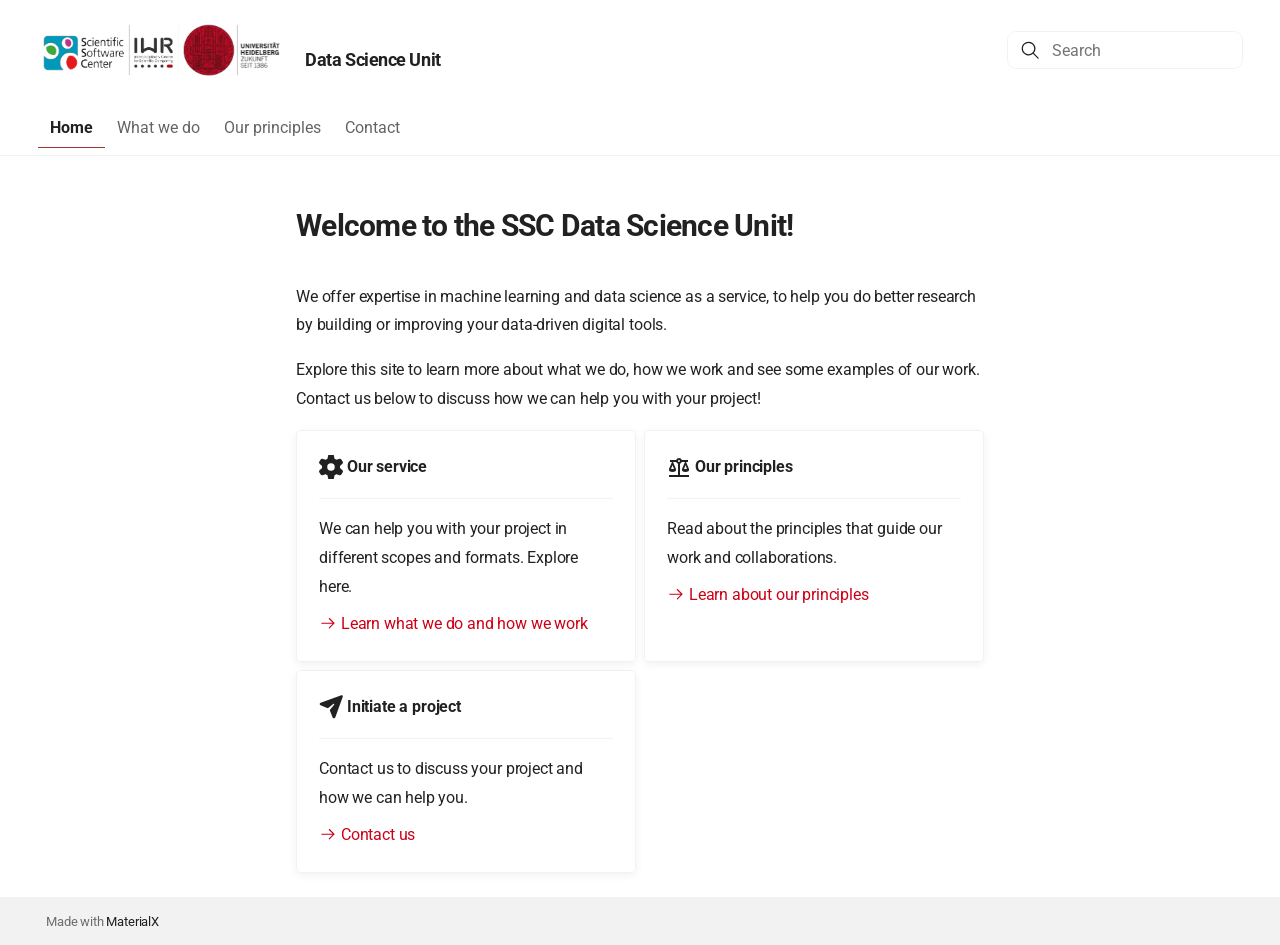
<file: index.html>
<!doctype html>
<html lang="en" class="no-js">
  <head>
    
      <meta charset="utf-8">
      <meta name="viewport" content="width=device-width,initial-scale=1">
      
        <meta name="description" content="Todo">
      
      
      
      
      
        <link rel="next" href="whatwedo.html">
      
      
        
      
      
      
        
        
        
          <link rel="icon" href="assets/images/favicon.png">
        
      
      <meta name="generator" content="mkdocs-1.6.1, mkdocs-materialx-10.1.3">
    
    
      
        <title>Data Science Unit</title>
      
    
    
      <link rel="stylesheet" href="assets/stylesheets/main.dc9e9c2a.min.css">
      
        
        <link rel="stylesheet" href="assets/stylesheets/palette.d7242098.min.css">
      
    
    

    

    
      
    
    
      
        
        
        <link rel="preconnect" href="https://fonts.gstatic.com" crossorigin>
        <link rel="stylesheet" href="https://fonts.googleapis.com/css?family=Roboto:300,300i,400,400i,700,700i%7CRoboto+Mono:400,400i,700,700i&display=fallback">
        <style>:root{--md-text-font:"Roboto";--md-code-font:"Roboto Mono"}</style>
      
    
    
      <link rel="stylesheet" href="stylesheets/extra.css">
    
    <script>__md_scope=new URL(".",location),__md_hash=e=>[...e].reduce(((e,_)=>(e<<5)-e+_.charCodeAt(0)),0),__md_get=(e,_=localStorage,t=__md_scope)=>JSON.parse(_.getItem(t.pathname+"."+e)),__md_set=(e,_,t=localStorage,a=__md_scope)=>{try{t.setItem(a.pathname+"."+e,JSON.stringify(_))}catch(e){}}</script>
    
      

    
    
  </head>
  
  
  
  
    
    
      
    
    
    
    
    <body dir="ltr" data-md-color-scheme="default" data-md-color-primary="custom" data-md-color-accent="custom" data-mx-topbar="glass">
  
    
    <input class="md-toggle" data-md-toggle="drawer" type="checkbox" id="__drawer" autocomplete="off">
    <input class="md-toggle" data-md-toggle="toc" type="checkbox" id="__toc" autocomplete="off">
    <input class="md-toggle" data-md-toggle="search" type="checkbox" id="__search" autocomplete="off">
    <label class="md-overlay" for="__drawer"></label>
    <label class="md-overlay" for="__toc"></label>
    <div data-md-component="skip">
      
        
        <a href="#welcome-to-the-ssc-data-science-unit" class="md-skip">
          Skip to content
        </a>
      
    </div>
    <div data-md-component="announce">
      
    </div>
    
    
      

<header class="md-header" data-md-component="header">
  <nav class="md-header__inner md-grid" aria-label="Header">
    <a href="index.html" title="Data Science Unit" class="md-header__button md-logo" aria-label="Data Science Unit" data-md-component="logo">
      
  <img src="assets/ssclogo.png" alt="logo">

    </a>
    <label class="md-header__button md-icon" for="__drawer">
      
      <svg xmlns="http://www.w3.org/2000/svg" viewBox="0 0 24 24"><path d="M3 6h18v2H3zm0 5h18v2H3zm0 5h18v2H3z"/></svg>
    </label>
    <div class="md-header__title" data-md-component="header-title">
      <div class="md-header__ellipsis">
        <div class="md-header__topic">
          <span class="md-ellipsis">
            Data Science Unit
          </span>
        </div>
        <div class="md-header__topic" data-md-component="header-topic">
          <span class="md-ellipsis">
            
              Home
            
          </span>
        </div>
      </div>
    </div>
    
      
        <form class="md-header__option" data-md-component="palette">
  
    
    
    
    <input class="md-option" data-md-color-media="" data-md-color-scheme="default" data-md-color-primary="custom" data-md-color-accent="custom"  aria-hidden="true"  type="radio" name="__palette" id="__palette_0">
    
  
</form>
      
    
    
      <script>var palette=__md_get("__palette");if(palette&&palette.color){if("(prefers-color-scheme)"===palette.color.media){var media=matchMedia("(prefers-color-scheme: light)"),input=document.querySelector(media.matches?"[data-md-color-media='(prefers-color-scheme: light)']":"[data-md-color-media='(prefers-color-scheme: dark)']");palette.color.media=input.getAttribute("data-md-color-media"),palette.color.scheme=input.getAttribute("data-md-color-scheme"),palette.color.primary=input.getAttribute("data-md-color-primary"),palette.color.accent=input.getAttribute("data-md-color-accent")}for(var[key,value]of Object.entries(palette.color))document.body.setAttribute("data-md-color-"+key,value)}</script>
    
    
    
      
      
        <label class="md-header__button md-icon" for="__search">
          
          <svg xmlns="http://www.w3.org/2000/svg" viewBox="0 0 24 24"><path d="M10.25 2a8.25 8.25 0 0 1 6.34 13.53l5.69 5.69a.749.749 0 0 1-.326 1.275.75.75 0 0 1-.734-.215l-5.69-5.69A8.25 8.25 0 1 1 10.25 2M3.5 10.25a6.75 6.75 0 1 0 13.5 0 6.75 6.75 0 0 0-13.5 0"/></svg>
        </label>
        <div class="md-search" data-md-component="search" role="dialog">
  <label class="md-search__overlay" for="__search"></label>
  <div class="md-search__inner" role="search">
    <form class="md-search__form" name="search">
      <input type="text" class="md-search__input" name="query" aria-label="Search" placeholder="Search" autocapitalize="off" autocorrect="off" autocomplete="off" spellcheck="false" data-md-component="search-query" required>
      <label class="md-search__icon md-icon" for="__search">
        
        <svg xmlns="http://www.w3.org/2000/svg" viewBox="0 0 24 24"><path d="M10.25 2a8.25 8.25 0 0 1 6.34 13.53l5.69 5.69a.749.749 0 0 1-.326 1.275.75.75 0 0 1-.734-.215l-5.69-5.69A8.25 8.25 0 1 1 10.25 2M3.5 10.25a6.75 6.75 0 1 0 13.5 0 6.75 6.75 0 0 0-13.5 0"/></svg>
        
        <svg xmlns="http://www.w3.org/2000/svg" viewBox="0 0 24 24"><path d="M20 11v2H8l5.5 5.5-1.42 1.42L4.16 12l7.92-7.92L13.5 5.5 8 11z"/></svg>
      </label>
      <nav class="md-search__options" aria-label="Search">
        
        <button type="reset" class="md-search__icon md-icon" title="Clear" aria-label="Clear" tabindex="-1">
          
          <svg xmlns="http://www.w3.org/2000/svg" viewBox="0 0 24 24"><path d="M19 6.41 17.59 5 12 10.59 6.41 5 5 6.41 10.59 12 5 17.59 6.41 19 12 13.41 17.59 19 19 17.59 13.41 12z"/></svg>
        </button>
      </nav>
      
    </form>
    <div class="md-search__output">
      <div class="md-search__scrollwrap" tabindex="0">
        <div class="md-search-result" data-md-component="search-result">
          <div class="md-search-result__meta">
            Initializing search
          </div>
          <ol class="md-search-result__list" role="presentation"></ol>
        </div>
      </div>
    </div>
  </div>
</div>
      
    
    
  </nav>
  
</header>
    
    <div class="md-container" data-md-component="container">
      
      
        
          
            
<nav class="md-tabs" aria-label="Tabs" data-md-component="tabs">
  <div class="md-grid">
    <ul class="md-tabs__list">
      
        
  
  
  
    
  
  
    <li class="md-tabs__item md-tabs__item--active">
      <a href="index.html" class="md-tabs__link">
        
  
  
    
  
  Home

      </a>
    </li>
  

      
        
  
  
  
  
    <li class="md-tabs__item">
      <a href="whatwedo.html" class="md-tabs__link">
        
  
  
    
  
  What we do

      </a>
    </li>
  

      
        
  
  
  
  
    <li class="md-tabs__item">
      <a href="principles.html" class="md-tabs__link">
        
  
  
    
  
  Our principles

      </a>
    </li>
  

      
        
  
  
  
  
    <li class="md-tabs__item">
      <a href="contact.html" class="md-tabs__link">
        
  
  
    
  
  Contact

      </a>
    </li>
  

      
    </ul>
  </div>
</nav>
          
        
      
      <main class="md-main" data-md-component="main">
        <div class="md-main__inner md-grid">
          
            
              
              <div class="md-sidebar md-sidebar--primary" data-md-component="sidebar" data-md-type="navigation" >
                <div class="md-sidebar__scrollwrap">
                  <div class="md-sidebar__inner">
                    


  


<nav class="md-nav md-nav--primary md-nav--lifted" aria-label="Navigation" data-md-level="0">
  <label class="md-nav__title" for="__drawer">
    <a href="index.html" title="Data Science Unit" class="md-nav__button md-logo" aria-label="Data Science Unit" data-md-component="logo">
      
  <img src="assets/ssclogo.png" alt="logo">

    </a>
    Data Science Unit
  </label>
  
  <ul class="md-nav__list">
    
      
      
  
  
    
  
  
  
    <li class="md-nav__item md-nav__item--active">
      
      <input class="md-nav__toggle md-toggle" type="checkbox" id="__toc">
      
      
        
      
      
      <a href="index.html" class="md-nav__link md-nav__link--active">
        
  
  
  <span class="md-ellipsis">
    
  
    Home
  

    
  </span>
  
  

      </a>
      
    </li>
  

    
      
      
  
  
  
  
    <li class="md-nav__item">
      <a href="whatwedo.html" class="md-nav__link">
        
  
  
  <span class="md-ellipsis">
    
  
    What we do
  

    
  </span>
  
  

      </a>
    </li>
  

    
      
      
  
  
  
  
    <li class="md-nav__item">
      <a href="principles.html" class="md-nav__link">
        
  
  
  <span class="md-ellipsis">
    
  
    Our principles
  

    
  </span>
  
  

      </a>
    </li>
  

    
      
      
  
  
  
  
    <li class="md-nav__item">
      <a href="contact.html" class="md-nav__link">
        
  
  
  <span class="md-ellipsis">
    
  
    Contact
  

    
  </span>
  
  

      </a>
    </li>
  

    
  </ul>
</nav>
                  </div>
                </div>
              </div>
            
            
              
              <div class="md-sidebar md-sidebar--secondary" data-md-component="sidebar" data-md-type="toc" >
                <div class="md-sidebar__scrollwrap">
                  <div class="md-sidebar__inner">
                    

<nav class="md-nav md-nav--secondary" aria-label="Table of contents">
  
  
  
    
  
  
</nav>
                  </div>
                </div>
              </div>
            
          
          
            <div class="md-content" data-md-component="content">
              
              <article class="md-content__inner md-typeset">
                
                  

<h1 id="welcome-to-the-ssc-data-science-unit">Welcome to the SSC Data Science Unit!<a class="headerlink" href="#welcome-to-the-ssc-data-science-unit" title="Permanent link">&para;</a></h1>
<p>We offer expertise in machine learning and data science as a service, to help you do better research by building or improving your data-driven digital tools.</p>
<p>Explore this site to learn more about what we do, how we work and see some examples of our work.
Contact us below to discuss how we can help you with your project!</p>
<div class="grid cards">
<ul>
<li>
<p><span class="twemoji lg middle"><svg xmlns="http://www.w3.org/2000/svg" viewBox="0 0 512 512"><!--! Font Awesome Free 7.1.0 by @fontawesome - https://fontawesome.com License - https://fontawesome.com/license/free (Icons: CC BY 4.0, Fonts: SIL OFL 1.1, Code: MIT License) Copyright 2025 Fonticons, Inc.--><path d="M195.1 9.5c3-14.8 16.1-25.5 31.3-25.5h59.8c15.2 0 28.3 10.7 31.3 25.5l14.5 70c14.1 6 27.3 13.7 39.3 22.8l67.8-22.5c14.4-4.8 30.2 1.2 37.8 14.4l29.9 51.8c7.6 13.2 4.9 29.8-6.5 39.9L447 233.3c.9 7.4 1.3 15 1.3 22.7s-.5 15.3-1.3 22.7l53.4 47.5c11.4 10.1 14 26.8 6.5 39.9L477 417.9c-7.6 13.1-23.4 19.2-37.8 14.4l-67.8-22.5c-12.1 9.1-25.3 16.7-39.3 22.8l-14.4 69.9c-3.1 14.9-16.2 25.5-31.3 25.5h-59.8c-15.2 0-28.3-10.7-31.3-25.5l-14.4-69.9c-14.1-6-27.2-13.7-39.3-22.8l-68.1 22.5c-14.4 4.8-30.2-1.2-37.8-14.4L5.8 366.1c-7.6-13.2-4.9-29.8 6.5-39.9l53.4-47.5c-.9-7.4-1.3-15-1.3-22.7s.5-15.3 1.3-22.7l-53.4-47.5C.9 175.7-1.7 159 5.8 145.9l29.9-51.8c7.6-13.2 23.4-19.2 37.8-14.4l67.8 22.5c12.1-9.1 25.3-16.7 39.3-22.8zM256.3 336a80 80 0 1 0-.6-160 80 80 0 1 0 .6 160"/></svg></span> <strong>Our service</strong></p>
<hr />
<p>We can help you with your project in different scopes and formats.  Explore here.</p>
<p><a href="whatwedo.html"><span class="twemoji"><svg xmlns="http://www.w3.org/2000/svg" viewBox="0 0 24 24"><path d="M13.22 19.03a.75.75 0 0 1 0-1.06L18.19 13H3.75a.75.75 0 0 1 0-1.5h14.44l-4.97-4.97a.749.749 0 0 1 .326-1.275.75.75 0 0 1 .734.215l6.25 6.25a.75.75 0 0 1 0 1.06l-6.25 6.25a.75.75 0 0 1-1.06 0"/></svg></span> Learn what we do and how we work</a></p>
</li>
<li>
<p><span class="twemoji lg middle"><svg xmlns="http://www.w3.org/2000/svg" viewBox="0 0 24 24"><path d="M12 3c-1.27 0-2.4.8-2.82 2H3v2h1.95L2 14c-.47 2 1 3 3.5 3s4.06-1 3.5-3L6.05 7h3.12c.33.85.98 1.5 1.83 1.83V20H2v2h20v-2h-9V8.82c.85-.32 1.5-.97 1.82-1.82h3.13L15 14c-.47 2 1 3 3.5 3s4.06-1 3.5-3l-2.95-7H21V5h-6.17C14.4 3.8 13.27 3 12 3m0 2a1 1 0 0 1 1 1 1 1 0 0 1-1 1 1 1 0 0 1-1-1 1 1 0 0 1 1-1m-6.5 5.25L7 14H4zm13 0L20 14h-3z"/></svg></span> <strong>Our principles</strong></p>
<hr />
<p>Read about the principles that guide our work and collaborations.</p>
<p><a href="principles.html"><span class="twemoji"><svg xmlns="http://www.w3.org/2000/svg" viewBox="0 0 24 24"><path d="M13.22 19.03a.75.75 0 0 1 0-1.06L18.19 13H3.75a.75.75 0 0 1 0-1.5h14.44l-4.97-4.97a.749.749 0 0 1 .326-1.275.75.75 0 0 1 .734.215l6.25 6.25a.75.75 0 0 1 0 1.06l-6.25 6.25a.75.75 0 0 1-1.06 0"/></svg></span> Learn about our principles</a></p>
</li>
<li>
<p><span class="twemoji lg middle"><svg xmlns="http://www.w3.org/2000/svg" viewBox="0 0 576 512"><!--! Font Awesome Free 7.1.0 by @fontawesome - https://fontawesome.com License - https://fontawesome.com/license/free (Icons: CC BY 4.0, Fonts: SIL OFL 1.1, Code: MIT License) Copyright 2025 Fonticons, Inc.--><path d="M536.4-26.3c9.8-3.5 20.6-1 28 6.3s9.8 18.2 6.3 28l-178 496.9c-5 13.9-18.1 23.1-32.8 23.1-14.2 0-27-8.6-32.3-21.7l-64.2-158c-4.5-11-2.5-23.6 5.2-32.6l94.5-112.4c5.1-6.1 4.7-15-.9-20.6s-14.6-6-20.6-.9l-112.4 94.3c-9.1 7.6-21.6 9.6-32.6 5.2L38.1 216.8c-13.1-5.3-21.7-18.1-21.7-32.3 0-14.7 9.2-27.8 23.1-32.8z"/></svg></span> <strong>Initiate a project</strong></p>
<hr />
<p>Contact us to discuss your project and how we can help you.</p>
<p><a href="contact.html"><span class="twemoji"><svg xmlns="http://www.w3.org/2000/svg" viewBox="0 0 24 24"><path d="M13.22 19.03a.75.75 0 0 1 0-1.06L18.19 13H3.75a.75.75 0 0 1 0-1.5h14.44l-4.97-4.97a.749.749 0 0 1 .326-1.275.75.75 0 0 1 .734.215l6.25 6.25a.75.75 0 0 1 0 1.06l-6.25 6.25a.75.75 0 0 1-1.06 0"/></svg></span> Contact us</a></p>
</li>
</ul>
</div>







                
              </article>
            </div>
          
          
<script>var target=document.getElementById(location.hash.slice(1));target&&target.name&&(target.checked=target.name.startsWith("__tabbed_"))</script>
        </div>
          <div class="md-top" data-md-component="top" hidden>
  <div class="md-top__center">
    <button type="button" class="md-top__button md-top__button--main" data-md-action="top">
      
      <svg xmlns="http://www.w3.org/2000/svg" viewBox="0 0 24 24"><path d="M13 20h-2V8l-5.5 5.5-1.42-1.42L12 4.16l7.92 7.92-1.42 1.42L13 8z"/></svg>
      <span>Back to top</span>
    </button>
    
      
      
      <label class="md-top__button md-top__side md-top__side--nav" for="__drawer" >
        <svg xmlns="http://www.w3.org/2000/svg" viewBox="0 0 24 24"><path d="M20 4H4a2 2 0 0 0-2 2v12a2 2 0 0 0 2 2h16a2 2 0 0 0 2-2V6a2 2 0 0 0-2-2m0 14H9V6h11Z"/></svg>
      </label>
    
    
      
      
      <label class="md-top__button md-top__side md-top__side--toc" for="__toc" >
        <svg xmlns="http://www.w3.org/2000/svg" viewBox="0 0 24 24"><path d="M20 4H4a2 2 0 0 0-2 2v12a2 2 0 0 0 2 2h16a2 2 0 0 0 2-2V6a2 2 0 0 0-2-2m-5 14H4V6h11Z"/></svg>
      </label>
    
  </div>
</div>
      </main>
      
        <footer class="md-footer">
  
  <div class="md-footer-meta md-typeset">
    <div class="md-footer-meta__inner md-grid">
      <div class="md-copyright">
  
  
    Made with
    <a href="https://jaywhj.github.io/mkdocs-materialx/" target="_blank" rel="noopener">
      MaterialX
    </a>
  
</div>
      
    </div>
  </div>
</footer>
      
    </div>
    <div class="md-dialog" data-md-component="dialog">
      <div class="md-dialog__inner md-typeset"></div>
    </div>
    
    
    
      
      
      <script id="__config" type="application/json">{"annotate": null, "base": ".", "features": ["navigation.tabs", "navigation.top", "content.code.copy"], "search": "assets/javascripts/workers/search.7a47a382.min.js", "tags": null, "translations": {"clipboard.copied": "Copied to clipboard", "clipboard.copy": "Copy to clipboard", "search.result.more.one": "1 more on this page", "search.result.more.other": "# more on this page", "search.result.none": "No matching documents", "search.result.one": "1 matching document", "search.result.other": "# matching documents", "search.result.placeholder": "Type to start searching", "search.result.term.missing": "Missing", "select.version": "Select version"}, "version": null}</script>
    
    
      <script src="assets/javascripts/bundle.af6d90d5.min.js"></script>
      
    
  </body>
</html>
</file>
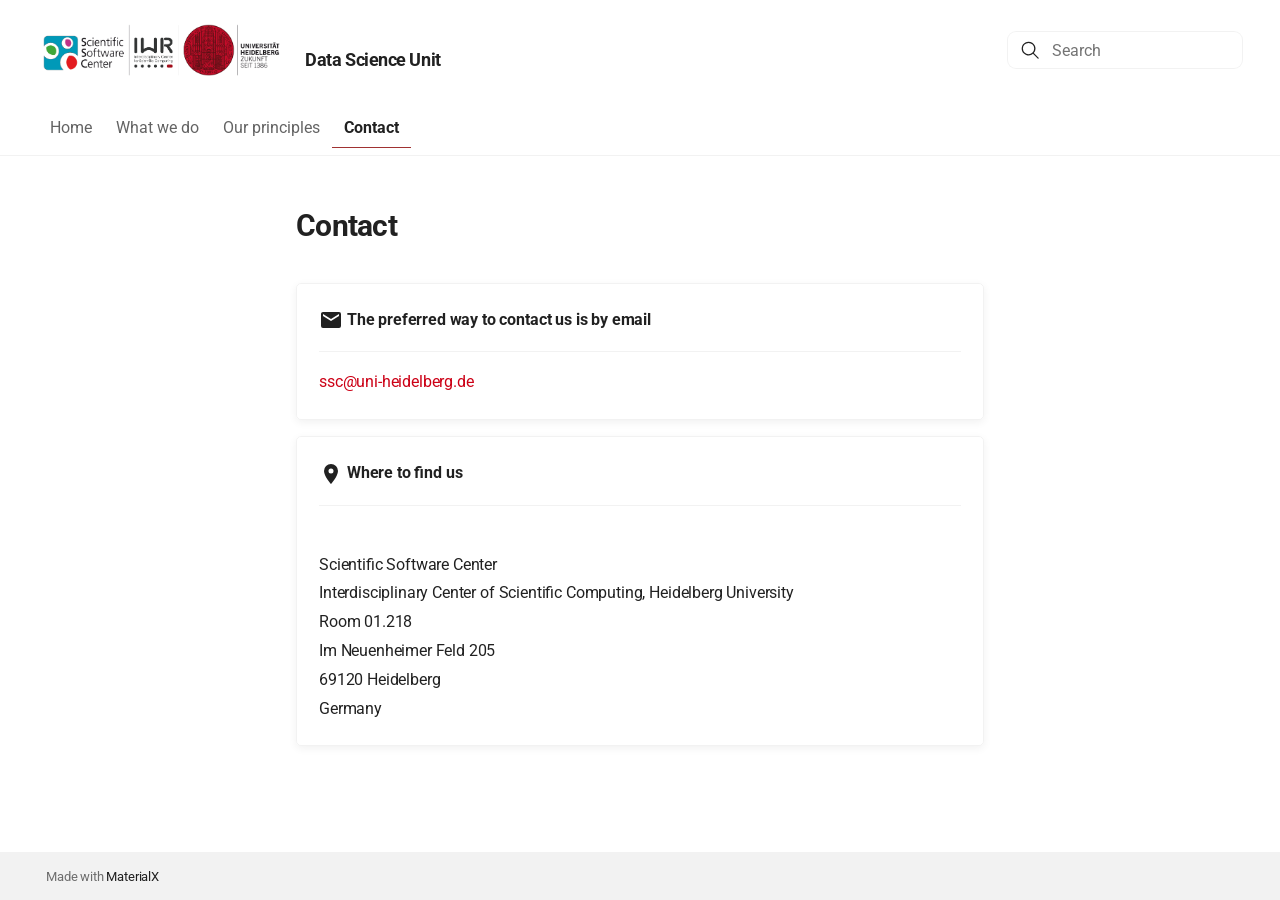
<file: contact.html>
<!doctype html>
<html lang="en" class="no-js">
  <head>
    
      <meta charset="utf-8">
      <meta name="viewport" content="width=device-width,initial-scale=1">
      
        <meta name="description" content="Todo">
      
      
      
      
        <link rel="prev" href="principles.html">
      
      
      
        
      
      
      
        
        
        
          <link rel="icon" href="assets/images/favicon.png">
        
      
      <meta name="generator" content="mkdocs-1.6.1, mkdocs-materialx-10.1.3">
    
    
      
        <title>Contact - Data Science Unit</title>
      
    
    
      <link rel="stylesheet" href="assets/stylesheets/main.dc9e9c2a.min.css">
      
        
        <link rel="stylesheet" href="assets/stylesheets/palette.d7242098.min.css">
      
    
    

    

    
      
    
    
      
        
        
        <link rel="preconnect" href="https://fonts.gstatic.com" crossorigin>
        <link rel="stylesheet" href="https://fonts.googleapis.com/css?family=Roboto:300,300i,400,400i,700,700i%7CRoboto+Mono:400,400i,700,700i&display=fallback">
        <style>:root{--md-text-font:"Roboto";--md-code-font:"Roboto Mono"}</style>
      
    
    
      <link rel="stylesheet" href="stylesheets/extra.css">
    
    <script>__md_scope=new URL(".",location),__md_hash=e=>[...e].reduce(((e,_)=>(e<<5)-e+_.charCodeAt(0)),0),__md_get=(e,_=localStorage,t=__md_scope)=>JSON.parse(_.getItem(t.pathname+"."+e)),__md_set=(e,_,t=localStorage,a=__md_scope)=>{try{t.setItem(a.pathname+"."+e,JSON.stringify(_))}catch(e){}}</script>
    
      

    
    
  </head>
  
  
  
  
    
    
      
    
    
    
    
    <body dir="ltr" data-md-color-scheme="default" data-md-color-primary="custom" data-md-color-accent="custom" data-mx-topbar="glass">
  
    
    <input class="md-toggle" data-md-toggle="drawer" type="checkbox" id="__drawer" autocomplete="off">
    <input class="md-toggle" data-md-toggle="toc" type="checkbox" id="__toc" autocomplete="off">
    <input class="md-toggle" data-md-toggle="search" type="checkbox" id="__search" autocomplete="off">
    <label class="md-overlay" for="__drawer"></label>
    <label class="md-overlay" for="__toc"></label>
    <div data-md-component="skip">
      
        
        <a href="#contact" class="md-skip">
          Skip to content
        </a>
      
    </div>
    <div data-md-component="announce">
      
    </div>
    
    
      

<header class="md-header" data-md-component="header">
  <nav class="md-header__inner md-grid" aria-label="Header">
    <a href="index.html" title="Data Science Unit" class="md-header__button md-logo" aria-label="Data Science Unit" data-md-component="logo">
      
  <img src="assets/ssclogo.png" alt="logo">

    </a>
    <label class="md-header__button md-icon" for="__drawer">
      
      <svg xmlns="http://www.w3.org/2000/svg" viewBox="0 0 24 24"><path d="M3 6h18v2H3zm0 5h18v2H3zm0 5h18v2H3z"/></svg>
    </label>
    <div class="md-header__title" data-md-component="header-title">
      <div class="md-header__ellipsis">
        <div class="md-header__topic">
          <span class="md-ellipsis">
            Data Science Unit
          </span>
        </div>
        <div class="md-header__topic" data-md-component="header-topic">
          <span class="md-ellipsis">
            
              Contact
            
          </span>
        </div>
      </div>
    </div>
    
      
        <form class="md-header__option" data-md-component="palette">
  
    
    
    
    <input class="md-option" data-md-color-media="" data-md-color-scheme="default" data-md-color-primary="custom" data-md-color-accent="custom"  aria-hidden="true"  type="radio" name="__palette" id="__palette_0">
    
  
</form>
      
    
    
      <script>var palette=__md_get("__palette");if(palette&&palette.color){if("(prefers-color-scheme)"===palette.color.media){var media=matchMedia("(prefers-color-scheme: light)"),input=document.querySelector(media.matches?"[data-md-color-media='(prefers-color-scheme: light)']":"[data-md-color-media='(prefers-color-scheme: dark)']");palette.color.media=input.getAttribute("data-md-color-media"),palette.color.scheme=input.getAttribute("data-md-color-scheme"),palette.color.primary=input.getAttribute("data-md-color-primary"),palette.color.accent=input.getAttribute("data-md-color-accent")}for(var[key,value]of Object.entries(palette.color))document.body.setAttribute("data-md-color-"+key,value)}</script>
    
    
    
      
      
        <label class="md-header__button md-icon" for="__search">
          
          <svg xmlns="http://www.w3.org/2000/svg" viewBox="0 0 24 24"><path d="M10.25 2a8.25 8.25 0 0 1 6.34 13.53l5.69 5.69a.749.749 0 0 1-.326 1.275.75.75 0 0 1-.734-.215l-5.69-5.69A8.25 8.25 0 1 1 10.25 2M3.5 10.25a6.75 6.75 0 1 0 13.5 0 6.75 6.75 0 0 0-13.5 0"/></svg>
        </label>
        <div class="md-search" data-md-component="search" role="dialog">
  <label class="md-search__overlay" for="__search"></label>
  <div class="md-search__inner" role="search">
    <form class="md-search__form" name="search">
      <input type="text" class="md-search__input" name="query" aria-label="Search" placeholder="Search" autocapitalize="off" autocorrect="off" autocomplete="off" spellcheck="false" data-md-component="search-query" required>
      <label class="md-search__icon md-icon" for="__search">
        
        <svg xmlns="http://www.w3.org/2000/svg" viewBox="0 0 24 24"><path d="M10.25 2a8.25 8.25 0 0 1 6.34 13.53l5.69 5.69a.749.749 0 0 1-.326 1.275.75.75 0 0 1-.734-.215l-5.69-5.69A8.25 8.25 0 1 1 10.25 2M3.5 10.25a6.75 6.75 0 1 0 13.5 0 6.75 6.75 0 0 0-13.5 0"/></svg>
        
        <svg xmlns="http://www.w3.org/2000/svg" viewBox="0 0 24 24"><path d="M20 11v2H8l5.5 5.5-1.42 1.42L4.16 12l7.92-7.92L13.5 5.5 8 11z"/></svg>
      </label>
      <nav class="md-search__options" aria-label="Search">
        
        <button type="reset" class="md-search__icon md-icon" title="Clear" aria-label="Clear" tabindex="-1">
          
          <svg xmlns="http://www.w3.org/2000/svg" viewBox="0 0 24 24"><path d="M19 6.41 17.59 5 12 10.59 6.41 5 5 6.41 10.59 12 5 17.59 6.41 19 12 13.41 17.59 19 19 17.59 13.41 12z"/></svg>
        </button>
      </nav>
      
    </form>
    <div class="md-search__output">
      <div class="md-search__scrollwrap" tabindex="0">
        <div class="md-search-result" data-md-component="search-result">
          <div class="md-search-result__meta">
            Initializing search
          </div>
          <ol class="md-search-result__list" role="presentation"></ol>
        </div>
      </div>
    </div>
  </div>
</div>
      
    
    
  </nav>
  
</header>
    
    <div class="md-container" data-md-component="container">
      
      
        
          
            
<nav class="md-tabs" aria-label="Tabs" data-md-component="tabs">
  <div class="md-grid">
    <ul class="md-tabs__list">
      
        
  
  
  
  
    <li class="md-tabs__item">
      <a href="index.html" class="md-tabs__link">
        
  
  
    
  
  Home

      </a>
    </li>
  

      
        
  
  
  
  
    <li class="md-tabs__item">
      <a href="whatwedo.html" class="md-tabs__link">
        
  
  
    
  
  What we do

      </a>
    </li>
  

      
        
  
  
  
  
    <li class="md-tabs__item">
      <a href="principles.html" class="md-tabs__link">
        
  
  
    
  
  Our principles

      </a>
    </li>
  

      
        
  
  
  
    
  
  
    <li class="md-tabs__item md-tabs__item--active">
      <a href="contact.html" class="md-tabs__link">
        
  
  
    
  
  Contact

      </a>
    </li>
  

      
    </ul>
  </div>
</nav>
          
        
      
      <main class="md-main" data-md-component="main">
        <div class="md-main__inner md-grid">
          
            
              
              <div class="md-sidebar md-sidebar--primary" data-md-component="sidebar" data-md-type="navigation" >
                <div class="md-sidebar__scrollwrap">
                  <div class="md-sidebar__inner">
                    


  


<nav class="md-nav md-nav--primary md-nav--lifted" aria-label="Navigation" data-md-level="0">
  <label class="md-nav__title" for="__drawer">
    <a href="index.html" title="Data Science Unit" class="md-nav__button md-logo" aria-label="Data Science Unit" data-md-component="logo">
      
  <img src="assets/ssclogo.png" alt="logo">

    </a>
    Data Science Unit
  </label>
  
  <ul class="md-nav__list">
    
      
      
  
  
  
  
    <li class="md-nav__item">
      <a href="index.html" class="md-nav__link">
        
  
  
  <span class="md-ellipsis">
    
  
    Home
  

    
  </span>
  
  

      </a>
    </li>
  

    
      
      
  
  
  
  
    <li class="md-nav__item">
      <a href="whatwedo.html" class="md-nav__link">
        
  
  
  <span class="md-ellipsis">
    
  
    What we do
  

    
  </span>
  
  

      </a>
    </li>
  

    
      
      
  
  
  
  
    <li class="md-nav__item">
      <a href="principles.html" class="md-nav__link">
        
  
  
  <span class="md-ellipsis">
    
  
    Our principles
  

    
  </span>
  
  

      </a>
    </li>
  

    
      
      
  
  
    
  
  
  
    <li class="md-nav__item md-nav__item--active">
      
      <input class="md-nav__toggle md-toggle" type="checkbox" id="__toc">
      
      
        
      
      
      <a href="contact.html" class="md-nav__link md-nav__link--active">
        
  
  
  <span class="md-ellipsis">
    
  
    Contact
  

    
  </span>
  
  

      </a>
      
    </li>
  

    
  </ul>
</nav>
                  </div>
                </div>
              </div>
            
            
              
              <div class="md-sidebar md-sidebar--secondary" data-md-component="sidebar" data-md-type="toc" >
                <div class="md-sidebar__scrollwrap">
                  <div class="md-sidebar__inner">
                    

<nav class="md-nav md-nav--secondary" aria-label="Table of contents">
  
  
  
    
  
  
</nav>
                  </div>
                </div>
              </div>
            
          
          
            <div class="md-content" data-md-component="content">
              
              <article class="md-content__inner md-typeset">
                
                  

<h1 id="contact">Contact<a class="headerlink" href="#contact" title="Permanent link">&para;</a></h1>
<div class="grid cards">
<ul>
<li>
<p><span class="twemoji lg middle"><svg xmlns="http://www.w3.org/2000/svg" viewBox="0 0 24 24"><path d="m20 8-8 5-8-5V6l8 5 8-5m0-2H4c-1.11 0-2 .89-2 2v12a2 2 0 0 0 2 2h16a2 2 0 0 0 2-2V6a2 2 0 0 0-2-2"/></svg></span> <strong>The preferred way to contact us is by email</strong></p>
<hr />
<p><a href="mailto:ssc@uni-heidelberg.de">ssc@uni-heidelberg.de</a></p>
</li>
</ul>
</div>
<div class="grid cards">
<ul>
<li>
<p><span class="twemoji lg middle"><svg xmlns="http://www.w3.org/2000/svg" viewBox="0 0 24 24"><path d="M12 11.5A2.5 2.5 0 0 1 9.5 9 2.5 2.5 0 0 1 12 6.5 2.5 2.5 0 0 1 14.5 9a2.5 2.5 0 0 1-2.5 2.5M12 2a7 7 0 0 0-7 7c0 5.25 7 13 7 13s7-7.75 7-13a7 7 0 0 0-7-7"/></svg></span> <strong>Where to find us</strong></p>
<hr />
<p><br>
Scientific Software Center <br>
Interdisciplinary Center of Scientific Computing, Heidelberg University <br>
Room 01.218 <br>
Im Neuenheimer Feld 205 <br>
69120 Heidelberg <br>
Germany <br></p>
</li>
</ul>
</div>







                
              </article>
            </div>
          
          
<script>var target=document.getElementById(location.hash.slice(1));target&&target.name&&(target.checked=target.name.startsWith("__tabbed_"))</script>
        </div>
          <div class="md-top" data-md-component="top" hidden>
  <div class="md-top__center">
    <button type="button" class="md-top__button md-top__button--main" data-md-action="top">
      
      <svg xmlns="http://www.w3.org/2000/svg" viewBox="0 0 24 24"><path d="M13 20h-2V8l-5.5 5.5-1.42-1.42L12 4.16l7.92 7.92-1.42 1.42L13 8z"/></svg>
      <span>Back to top</span>
    </button>
    
      
      
      <label class="md-top__button md-top__side md-top__side--nav" for="__drawer" >
        <svg xmlns="http://www.w3.org/2000/svg" viewBox="0 0 24 24"><path d="M20 4H4a2 2 0 0 0-2 2v12a2 2 0 0 0 2 2h16a2 2 0 0 0 2-2V6a2 2 0 0 0-2-2m0 14H9V6h11Z"/></svg>
      </label>
    
    
      
      
      <label class="md-top__button md-top__side md-top__side--toc" for="__toc" >
        <svg xmlns="http://www.w3.org/2000/svg" viewBox="0 0 24 24"><path d="M20 4H4a2 2 0 0 0-2 2v12a2 2 0 0 0 2 2h16a2 2 0 0 0 2-2V6a2 2 0 0 0-2-2m-5 14H4V6h11Z"/></svg>
      </label>
    
  </div>
</div>
      </main>
      
        <footer class="md-footer">
  
  <div class="md-footer-meta md-typeset">
    <div class="md-footer-meta__inner md-grid">
      <div class="md-copyright">
  
  
    Made with
    <a href="https://jaywhj.github.io/mkdocs-materialx/" target="_blank" rel="noopener">
      MaterialX
    </a>
  
</div>
      
    </div>
  </div>
</footer>
      
    </div>
    <div class="md-dialog" data-md-component="dialog">
      <div class="md-dialog__inner md-typeset"></div>
    </div>
    
    
    
      
      
      <script id="__config" type="application/json">{"annotate": null, "base": ".", "features": ["navigation.tabs", "navigation.top", "content.code.copy"], "search": "assets/javascripts/workers/search.7a47a382.min.js", "tags": null, "translations": {"clipboard.copied": "Copied to clipboard", "clipboard.copy": "Copy to clipboard", "search.result.more.one": "1 more on this page", "search.result.more.other": "# more on this page", "search.result.none": "No matching documents", "search.result.one": "1 matching document", "search.result.other": "# matching documents", "search.result.placeholder": "Type to start searching", "search.result.term.missing": "Missing", "select.version": "Select version"}, "version": null}</script>
    
    
      <script src="assets/javascripts/bundle.af6d90d5.min.js"></script>
      
    
  </body>
</html>
</file>
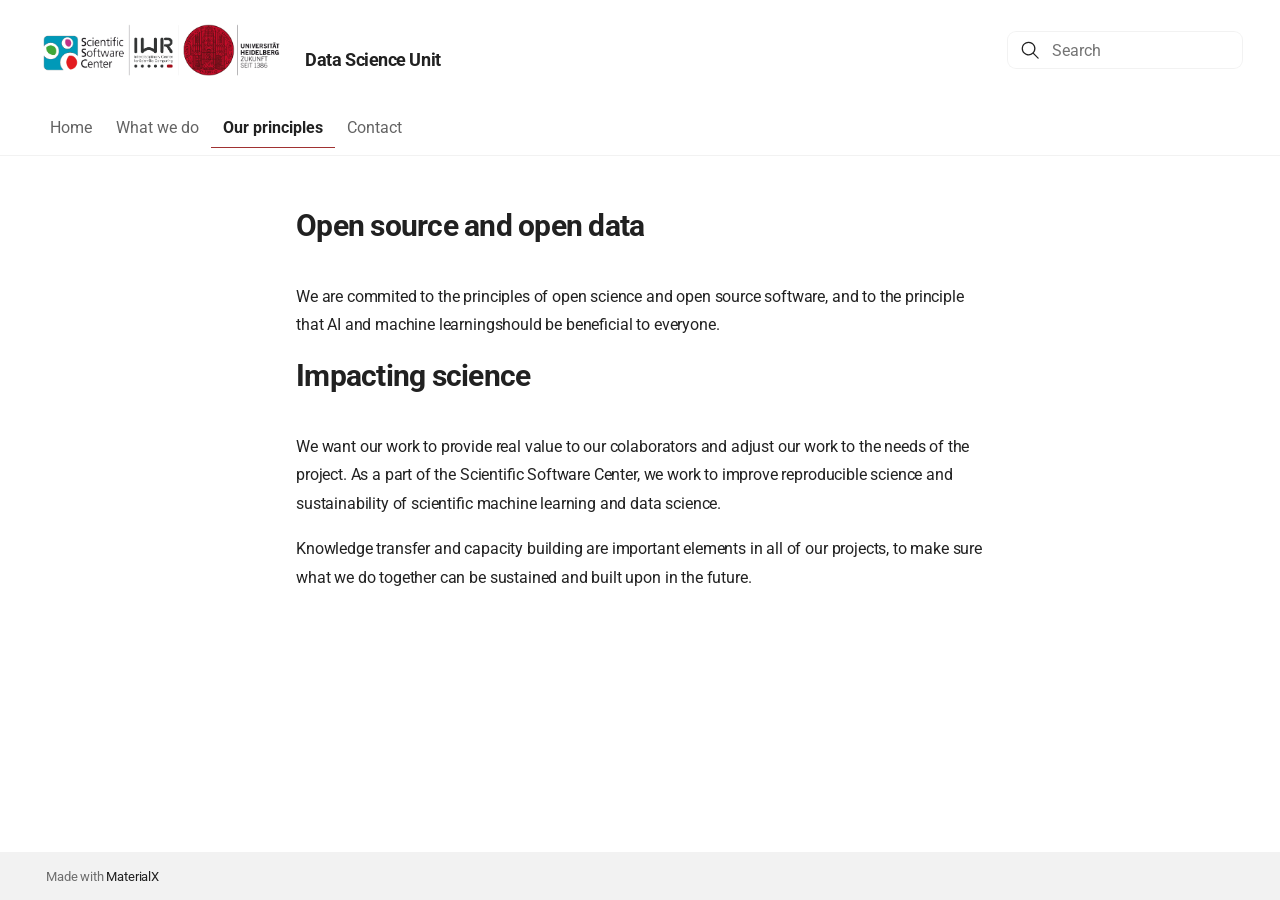
<file: principles.html>
<!doctype html>
<html lang="en" class="no-js">
  <head>
    
      <meta charset="utf-8">
      <meta name="viewport" content="width=device-width,initial-scale=1">
      
        <meta name="description" content="Todo">
      
      
      
      
        <link rel="prev" href="whatwedo.html">
      
      
        <link rel="next" href="contact.html">
      
      
        
      
      
      
        
        
        
          <link rel="icon" href="assets/images/favicon.png">
        
      
      <meta name="generator" content="mkdocs-1.6.1, mkdocs-materialx-10.1.3">
    
    
      
        <title>Our principles - Data Science Unit</title>
      
    
    
      <link rel="stylesheet" href="assets/stylesheets/main.dc9e9c2a.min.css">
      
        
        <link rel="stylesheet" href="assets/stylesheets/palette.d7242098.min.css">
      
    
    

    

    
      
    
    
      
        
        
        <link rel="preconnect" href="https://fonts.gstatic.com" crossorigin>
        <link rel="stylesheet" href="https://fonts.googleapis.com/css?family=Roboto:300,300i,400,400i,700,700i%7CRoboto+Mono:400,400i,700,700i&display=fallback">
        <style>:root{--md-text-font:"Roboto";--md-code-font:"Roboto Mono"}</style>
      
    
    
      <link rel="stylesheet" href="stylesheets/extra.css">
    
    <script>__md_scope=new URL(".",location),__md_hash=e=>[...e].reduce(((e,_)=>(e<<5)-e+_.charCodeAt(0)),0),__md_get=(e,_=localStorage,t=__md_scope)=>JSON.parse(_.getItem(t.pathname+"."+e)),__md_set=(e,_,t=localStorage,a=__md_scope)=>{try{t.setItem(a.pathname+"."+e,JSON.stringify(_))}catch(e){}}</script>
    
      

    
    
  </head>
  
  
  
  
    
    
      
    
    
    
    
    <body dir="ltr" data-md-color-scheme="default" data-md-color-primary="custom" data-md-color-accent="custom" data-mx-topbar="glass">
  
    
    <input class="md-toggle" data-md-toggle="drawer" type="checkbox" id="__drawer" autocomplete="off">
    <input class="md-toggle" data-md-toggle="toc" type="checkbox" id="__toc" autocomplete="off">
    <input class="md-toggle" data-md-toggle="search" type="checkbox" id="__search" autocomplete="off">
    <label class="md-overlay" for="__drawer"></label>
    <label class="md-overlay" for="__toc"></label>
    <div data-md-component="skip">
      
        
        <a href="#open-source-and-open-data" class="md-skip">
          Skip to content
        </a>
      
    </div>
    <div data-md-component="announce">
      
    </div>
    
    
      

<header class="md-header" data-md-component="header">
  <nav class="md-header__inner md-grid" aria-label="Header">
    <a href="index.html" title="Data Science Unit" class="md-header__button md-logo" aria-label="Data Science Unit" data-md-component="logo">
      
  <img src="assets/ssclogo.png" alt="logo">

    </a>
    <label class="md-header__button md-icon" for="__drawer">
      
      <svg xmlns="http://www.w3.org/2000/svg" viewBox="0 0 24 24"><path d="M3 6h18v2H3zm0 5h18v2H3zm0 5h18v2H3z"/></svg>
    </label>
    <div class="md-header__title" data-md-component="header-title">
      <div class="md-header__ellipsis">
        <div class="md-header__topic">
          <span class="md-ellipsis">
            Data Science Unit
          </span>
        </div>
        <div class="md-header__topic" data-md-component="header-topic">
          <span class="md-ellipsis">
            
              Our principles
            
          </span>
        </div>
      </div>
    </div>
    
      
        <form class="md-header__option" data-md-component="palette">
  
    
    
    
    <input class="md-option" data-md-color-media="" data-md-color-scheme="default" data-md-color-primary="custom" data-md-color-accent="custom"  aria-hidden="true"  type="radio" name="__palette" id="__palette_0">
    
  
</form>
      
    
    
      <script>var palette=__md_get("__palette");if(palette&&palette.color){if("(prefers-color-scheme)"===palette.color.media){var media=matchMedia("(prefers-color-scheme: light)"),input=document.querySelector(media.matches?"[data-md-color-media='(prefers-color-scheme: light)']":"[data-md-color-media='(prefers-color-scheme: dark)']");palette.color.media=input.getAttribute("data-md-color-media"),palette.color.scheme=input.getAttribute("data-md-color-scheme"),palette.color.primary=input.getAttribute("data-md-color-primary"),palette.color.accent=input.getAttribute("data-md-color-accent")}for(var[key,value]of Object.entries(palette.color))document.body.setAttribute("data-md-color-"+key,value)}</script>
    
    
    
      
      
        <label class="md-header__button md-icon" for="__search">
          
          <svg xmlns="http://www.w3.org/2000/svg" viewBox="0 0 24 24"><path d="M10.25 2a8.25 8.25 0 0 1 6.34 13.53l5.69 5.69a.749.749 0 0 1-.326 1.275.75.75 0 0 1-.734-.215l-5.69-5.69A8.25 8.25 0 1 1 10.25 2M3.5 10.25a6.75 6.75 0 1 0 13.5 0 6.75 6.75 0 0 0-13.5 0"/></svg>
        </label>
        <div class="md-search" data-md-component="search" role="dialog">
  <label class="md-search__overlay" for="__search"></label>
  <div class="md-search__inner" role="search">
    <form class="md-search__form" name="search">
      <input type="text" class="md-search__input" name="query" aria-label="Search" placeholder="Search" autocapitalize="off" autocorrect="off" autocomplete="off" spellcheck="false" data-md-component="search-query" required>
      <label class="md-search__icon md-icon" for="__search">
        
        <svg xmlns="http://www.w3.org/2000/svg" viewBox="0 0 24 24"><path d="M10.25 2a8.25 8.25 0 0 1 6.34 13.53l5.69 5.69a.749.749 0 0 1-.326 1.275.75.75 0 0 1-.734-.215l-5.69-5.69A8.25 8.25 0 1 1 10.25 2M3.5 10.25a6.75 6.75 0 1 0 13.5 0 6.75 6.75 0 0 0-13.5 0"/></svg>
        
        <svg xmlns="http://www.w3.org/2000/svg" viewBox="0 0 24 24"><path d="M20 11v2H8l5.5 5.5-1.42 1.42L4.16 12l7.92-7.92L13.5 5.5 8 11z"/></svg>
      </label>
      <nav class="md-search__options" aria-label="Search">
        
        <button type="reset" class="md-search__icon md-icon" title="Clear" aria-label="Clear" tabindex="-1">
          
          <svg xmlns="http://www.w3.org/2000/svg" viewBox="0 0 24 24"><path d="M19 6.41 17.59 5 12 10.59 6.41 5 5 6.41 10.59 12 5 17.59 6.41 19 12 13.41 17.59 19 19 17.59 13.41 12z"/></svg>
        </button>
      </nav>
      
    </form>
    <div class="md-search__output">
      <div class="md-search__scrollwrap" tabindex="0">
        <div class="md-search-result" data-md-component="search-result">
          <div class="md-search-result__meta">
            Initializing search
          </div>
          <ol class="md-search-result__list" role="presentation"></ol>
        </div>
      </div>
    </div>
  </div>
</div>
      
    
    
  </nav>
  
</header>
    
    <div class="md-container" data-md-component="container">
      
      
        
          
            
<nav class="md-tabs" aria-label="Tabs" data-md-component="tabs">
  <div class="md-grid">
    <ul class="md-tabs__list">
      
        
  
  
  
  
    <li class="md-tabs__item">
      <a href="index.html" class="md-tabs__link">
        
  
  
    
  
  Home

      </a>
    </li>
  

      
        
  
  
  
  
    <li class="md-tabs__item">
      <a href="whatwedo.html" class="md-tabs__link">
        
  
  
    
  
  What we do

      </a>
    </li>
  

      
        
  
  
  
    
  
  
    <li class="md-tabs__item md-tabs__item--active">
      <a href="principles.html" class="md-tabs__link">
        
  
  
    
  
  Our principles

      </a>
    </li>
  

      
        
  
  
  
  
    <li class="md-tabs__item">
      <a href="contact.html" class="md-tabs__link">
        
  
  
    
  
  Contact

      </a>
    </li>
  

      
    </ul>
  </div>
</nav>
          
        
      
      <main class="md-main" data-md-component="main">
        <div class="md-main__inner md-grid">
          
            
              
              <div class="md-sidebar md-sidebar--primary" data-md-component="sidebar" data-md-type="navigation" >
                <div class="md-sidebar__scrollwrap">
                  <div class="md-sidebar__inner">
                    


  


<nav class="md-nav md-nav--primary md-nav--lifted" aria-label="Navigation" data-md-level="0">
  <label class="md-nav__title" for="__drawer">
    <a href="index.html" title="Data Science Unit" class="md-nav__button md-logo" aria-label="Data Science Unit" data-md-component="logo">
      
  <img src="assets/ssclogo.png" alt="logo">

    </a>
    Data Science Unit
  </label>
  
  <ul class="md-nav__list">
    
      
      
  
  
  
  
    <li class="md-nav__item">
      <a href="index.html" class="md-nav__link">
        
  
  
  <span class="md-ellipsis">
    
  
    Home
  

    
  </span>
  
  

      </a>
    </li>
  

    
      
      
  
  
  
  
    <li class="md-nav__item">
      <a href="whatwedo.html" class="md-nav__link">
        
  
  
  <span class="md-ellipsis">
    
  
    What we do
  

    
  </span>
  
  

      </a>
    </li>
  

    
      
      
  
  
    
  
  
  
    <li class="md-nav__item md-nav__item--active">
      
      <input class="md-nav__toggle md-toggle" type="checkbox" id="__toc">
      
      
        
      
      
      <a href="principles.html" class="md-nav__link md-nav__link--active">
        
  
  
  <span class="md-ellipsis">
    
  
    Our principles
  

    
  </span>
  
  

      </a>
      
    </li>
  

    
      
      
  
  
  
  
    <li class="md-nav__item">
      <a href="contact.html" class="md-nav__link">
        
  
  
  <span class="md-ellipsis">
    
  
    Contact
  

    
  </span>
  
  

      </a>
    </li>
  

    
  </ul>
</nav>
                  </div>
                </div>
              </div>
            
            
              
              <div class="md-sidebar md-sidebar--secondary" data-md-component="sidebar" data-md-type="toc" >
                <div class="md-sidebar__scrollwrap">
                  <div class="md-sidebar__inner">
                    

<nav class="md-nav md-nav--secondary" aria-label="Table of contents">
  
  
  
    
  
  
</nav>
                  </div>
                </div>
              </div>
            
          
          
            <div class="md-content" data-md-component="content">
              
              <article class="md-content__inner md-typeset">
                
                  

<h1 id="open-source-and-open-data">Open source and open data<a class="headerlink" href="#open-source-and-open-data" title="Permanent link">&para;</a></h1>
<p>We are commited to the principles of open science and open source software, and to the principle that AI and machine learningshould be beneficial to everyone.</p>
<h1 id="impacting-science">Impacting science<a class="headerlink" href="#impacting-science" title="Permanent link">&para;</a></h1>
<p>We want our work to provide real value to our colaborators and adjust our work to the needs of the project. As a part of the Scientific Software Center, we work to improve reproducible science and sustainability of scientific machine learning and data science.</p>
<p>Knowledge transfer and capacity building are important elements in all of our projects, to make sure what we do together can be sustained and built upon in the future.</p>







                
              </article>
            </div>
          
          
<script>var target=document.getElementById(location.hash.slice(1));target&&target.name&&(target.checked=target.name.startsWith("__tabbed_"))</script>
        </div>
          <div class="md-top" data-md-component="top" hidden>
  <div class="md-top__center">
    <button type="button" class="md-top__button md-top__button--main" data-md-action="top">
      
      <svg xmlns="http://www.w3.org/2000/svg" viewBox="0 0 24 24"><path d="M13 20h-2V8l-5.5 5.5-1.42-1.42L12 4.16l7.92 7.92-1.42 1.42L13 8z"/></svg>
      <span>Back to top</span>
    </button>
    
      
      
      <label class="md-top__button md-top__side md-top__side--nav" for="__drawer" >
        <svg xmlns="http://www.w3.org/2000/svg" viewBox="0 0 24 24"><path d="M20 4H4a2 2 0 0 0-2 2v12a2 2 0 0 0 2 2h16a2 2 0 0 0 2-2V6a2 2 0 0 0-2-2m0 14H9V6h11Z"/></svg>
      </label>
    
    
      
      
      <label class="md-top__button md-top__side md-top__side--toc" for="__toc" >
        <svg xmlns="http://www.w3.org/2000/svg" viewBox="0 0 24 24"><path d="M20 4H4a2 2 0 0 0-2 2v12a2 2 0 0 0 2 2h16a2 2 0 0 0 2-2V6a2 2 0 0 0-2-2m-5 14H4V6h11Z"/></svg>
      </label>
    
  </div>
</div>
      </main>
      
        <footer class="md-footer">
  
  <div class="md-footer-meta md-typeset">
    <div class="md-footer-meta__inner md-grid">
      <div class="md-copyright">
  
  
    Made with
    <a href="https://jaywhj.github.io/mkdocs-materialx/" target="_blank" rel="noopener">
      MaterialX
    </a>
  
</div>
      
    </div>
  </div>
</footer>
      
    </div>
    <div class="md-dialog" data-md-component="dialog">
      <div class="md-dialog__inner md-typeset"></div>
    </div>
    
    
    
      
      
      <script id="__config" type="application/json">{"annotate": null, "base": ".", "features": ["navigation.tabs", "navigation.top", "content.code.copy"], "search": "assets/javascripts/workers/search.7a47a382.min.js", "tags": null, "translations": {"clipboard.copied": "Copied to clipboard", "clipboard.copy": "Copy to clipboard", "search.result.more.one": "1 more on this page", "search.result.more.other": "# more on this page", "search.result.none": "No matching documents", "search.result.one": "1 matching document", "search.result.other": "# matching documents", "search.result.placeholder": "Type to start searching", "search.result.term.missing": "Missing", "select.version": "Select version"}, "version": null}</script>
    
    
      <script src="assets/javascripts/bundle.af6d90d5.min.js"></script>
      
    
  </body>
</html>
</file>
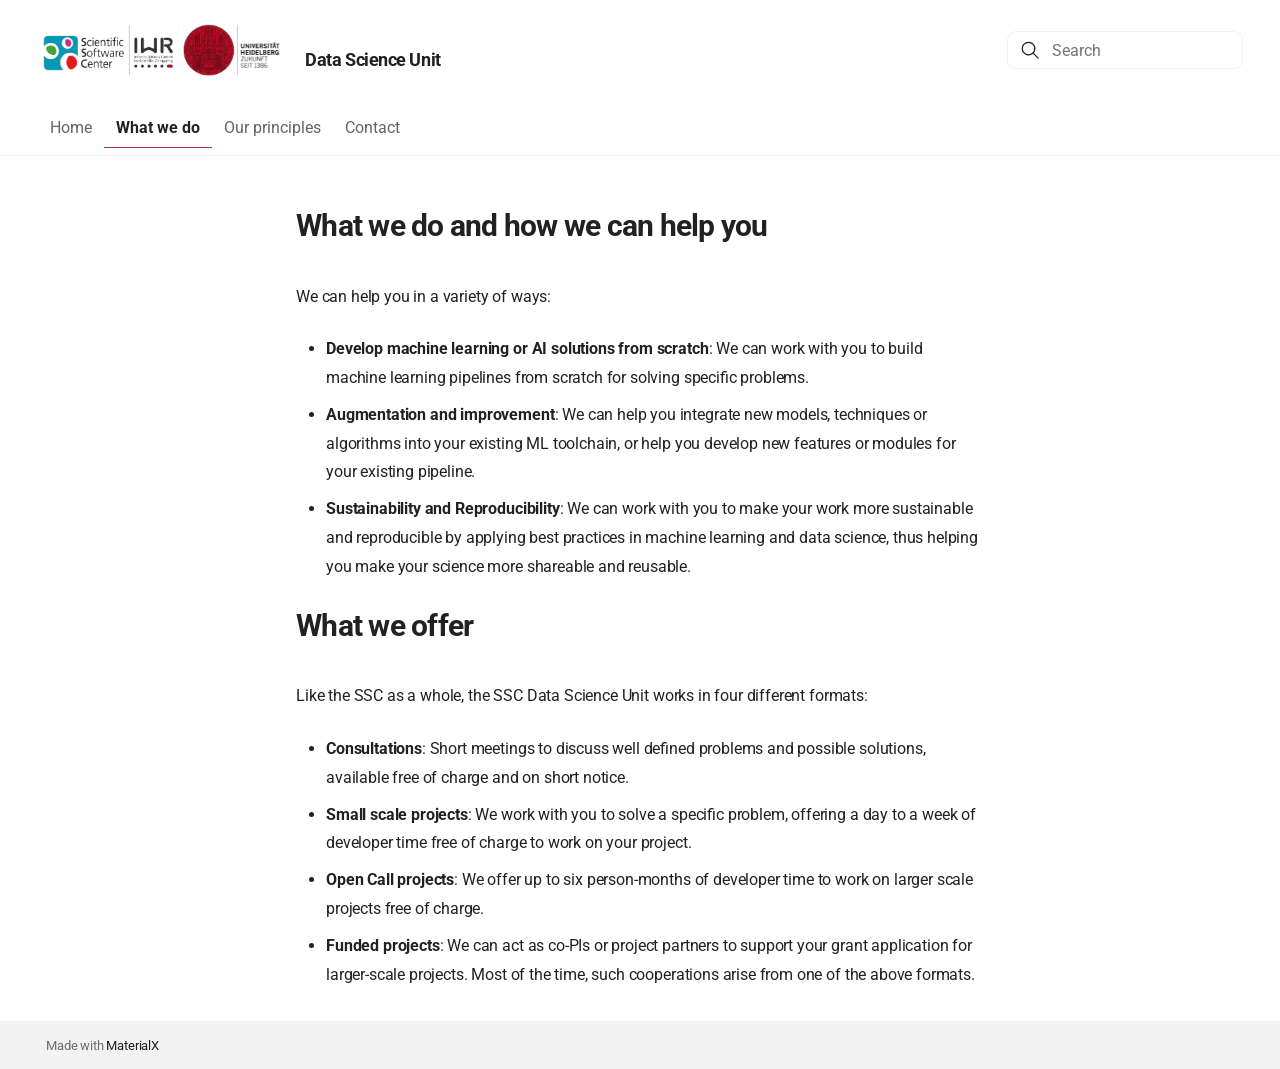
<file: whatwedo.html>
<!doctype html>
<html lang="en" class="no-js">
  <head>
    
      <meta charset="utf-8">
      <meta name="viewport" content="width=device-width,initial-scale=1">
      
        <meta name="description" content="Todo">
      
      
      
      
        <link rel="prev" href="index.html">
      
      
        <link rel="next" href="principles.html">
      
      
        
      
      
      
        
        
        
          <link rel="icon" href="assets/images/favicon.png">
        
      
      <meta name="generator" content="mkdocs-1.6.1, mkdocs-materialx-10.1.3">
    
    
      
        <title>What we do - Data Science Unit</title>
      
    
    
      <link rel="stylesheet" href="assets/stylesheets/main.dc9e9c2a.min.css">
      
        
        <link rel="stylesheet" href="assets/stylesheets/palette.d7242098.min.css">
      
    
    

    

    
      
    
    
      
        
        
        <link rel="preconnect" href="https://fonts.gstatic.com" crossorigin>
        <link rel="stylesheet" href="https://fonts.googleapis.com/css?family=Roboto:300,300i,400,400i,700,700i%7CRoboto+Mono:400,400i,700,700i&display=fallback">
        <style>:root{--md-text-font:"Roboto";--md-code-font:"Roboto Mono"}</style>
      
    
    
      <link rel="stylesheet" href="stylesheets/extra.css">
    
    <script>__md_scope=new URL(".",location),__md_hash=e=>[...e].reduce(((e,_)=>(e<<5)-e+_.charCodeAt(0)),0),__md_get=(e,_=localStorage,t=__md_scope)=>JSON.parse(_.getItem(t.pathname+"."+e)),__md_set=(e,_,t=localStorage,a=__md_scope)=>{try{t.setItem(a.pathname+"."+e,JSON.stringify(_))}catch(e){}}</script>
    
      

    
    
  </head>
  
  
  
  
    
    
      
    
    
    
    
    <body dir="ltr" data-md-color-scheme="default" data-md-color-primary="custom" data-md-color-accent="custom" data-mx-topbar="glass">
  
    
    <input class="md-toggle" data-md-toggle="drawer" type="checkbox" id="__drawer" autocomplete="off">
    <input class="md-toggle" data-md-toggle="toc" type="checkbox" id="__toc" autocomplete="off">
    <input class="md-toggle" data-md-toggle="search" type="checkbox" id="__search" autocomplete="off">
    <label class="md-overlay" for="__drawer"></label>
    <label class="md-overlay" for="__toc"></label>
    <div data-md-component="skip">
      
        
        <a href="#what-we-do-and-how-we-can-help-you" class="md-skip">
          Skip to content
        </a>
      
    </div>
    <div data-md-component="announce">
      
    </div>
    
    
      

<header class="md-header" data-md-component="header">
  <nav class="md-header__inner md-grid" aria-label="Header">
    <a href="index.html" title="Data Science Unit" class="md-header__button md-logo" aria-label="Data Science Unit" data-md-component="logo">
      
  <img src="assets/ssclogo.png" alt="logo">

    </a>
    <label class="md-header__button md-icon" for="__drawer">
      
      <svg xmlns="http://www.w3.org/2000/svg" viewBox="0 0 24 24"><path d="M3 6h18v2H3zm0 5h18v2H3zm0 5h18v2H3z"/></svg>
    </label>
    <div class="md-header__title" data-md-component="header-title">
      <div class="md-header__ellipsis">
        <div class="md-header__topic">
          <span class="md-ellipsis">
            Data Science Unit
          </span>
        </div>
        <div class="md-header__topic" data-md-component="header-topic">
          <span class="md-ellipsis">
            
              What we do
            
          </span>
        </div>
      </div>
    </div>
    
      
        <form class="md-header__option" data-md-component="palette">
  
    
    
    
    <input class="md-option" data-md-color-media="" data-md-color-scheme="default" data-md-color-primary="custom" data-md-color-accent="custom"  aria-hidden="true"  type="radio" name="__palette" id="__palette_0">
    
  
</form>
      
    
    
      <script>var palette=__md_get("__palette");if(palette&&palette.color){if("(prefers-color-scheme)"===palette.color.media){var media=matchMedia("(prefers-color-scheme: light)"),input=document.querySelector(media.matches?"[data-md-color-media='(prefers-color-scheme: light)']":"[data-md-color-media='(prefers-color-scheme: dark)']");palette.color.media=input.getAttribute("data-md-color-media"),palette.color.scheme=input.getAttribute("data-md-color-scheme"),palette.color.primary=input.getAttribute("data-md-color-primary"),palette.color.accent=input.getAttribute("data-md-color-accent")}for(var[key,value]of Object.entries(palette.color))document.body.setAttribute("data-md-color-"+key,value)}</script>
    
    
    
      
      
        <label class="md-header__button md-icon" for="__search">
          
          <svg xmlns="http://www.w3.org/2000/svg" viewBox="0 0 24 24"><path d="M10.25 2a8.25 8.25 0 0 1 6.34 13.53l5.69 5.69a.749.749 0 0 1-.326 1.275.75.75 0 0 1-.734-.215l-5.69-5.69A8.25 8.25 0 1 1 10.25 2M3.5 10.25a6.75 6.75 0 1 0 13.5 0 6.75 6.75 0 0 0-13.5 0"/></svg>
        </label>
        <div class="md-search" data-md-component="search" role="dialog">
  <label class="md-search__overlay" for="__search"></label>
  <div class="md-search__inner" role="search">
    <form class="md-search__form" name="search">
      <input type="text" class="md-search__input" name="query" aria-label="Search" placeholder="Search" autocapitalize="off" autocorrect="off" autocomplete="off" spellcheck="false" data-md-component="search-query" required>
      <label class="md-search__icon md-icon" for="__search">
        
        <svg xmlns="http://www.w3.org/2000/svg" viewBox="0 0 24 24"><path d="M10.25 2a8.25 8.25 0 0 1 6.34 13.53l5.69 5.69a.749.749 0 0 1-.326 1.275.75.75 0 0 1-.734-.215l-5.69-5.69A8.25 8.25 0 1 1 10.25 2M3.5 10.25a6.75 6.75 0 1 0 13.5 0 6.75 6.75 0 0 0-13.5 0"/></svg>
        
        <svg xmlns="http://www.w3.org/2000/svg" viewBox="0 0 24 24"><path d="M20 11v2H8l5.5 5.5-1.42 1.42L4.16 12l7.92-7.92L13.5 5.5 8 11z"/></svg>
      </label>
      <nav class="md-search__options" aria-label="Search">
        
        <button type="reset" class="md-search__icon md-icon" title="Clear" aria-label="Clear" tabindex="-1">
          
          <svg xmlns="http://www.w3.org/2000/svg" viewBox="0 0 24 24"><path d="M19 6.41 17.59 5 12 10.59 6.41 5 5 6.41 10.59 12 5 17.59 6.41 19 12 13.41 17.59 19 19 17.59 13.41 12z"/></svg>
        </button>
      </nav>
      
    </form>
    <div class="md-search__output">
      <div class="md-search__scrollwrap" tabindex="0">
        <div class="md-search-result" data-md-component="search-result">
          <div class="md-search-result__meta">
            Initializing search
          </div>
          <ol class="md-search-result__list" role="presentation"></ol>
        </div>
      </div>
    </div>
  </div>
</div>
      
    
    
  </nav>
  
</header>
    
    <div class="md-container" data-md-component="container">
      
      
        
          
            
<nav class="md-tabs" aria-label="Tabs" data-md-component="tabs">
  <div class="md-grid">
    <ul class="md-tabs__list">
      
        
  
  
  
  
    <li class="md-tabs__item">
      <a href="index.html" class="md-tabs__link">
        
  
  
    
  
  Home

      </a>
    </li>
  

      
        
  
  
  
    
  
  
    <li class="md-tabs__item md-tabs__item--active">
      <a href="whatwedo.html" class="md-tabs__link">
        
  
  
    
  
  What we do

      </a>
    </li>
  

      
        
  
  
  
  
    <li class="md-tabs__item">
      <a href="principles.html" class="md-tabs__link">
        
  
  
    
  
  Our principles

      </a>
    </li>
  

      
        
  
  
  
  
    <li class="md-tabs__item">
      <a href="contact.html" class="md-tabs__link">
        
  
  
    
  
  Contact

      </a>
    </li>
  

      
    </ul>
  </div>
</nav>
          
        
      
      <main class="md-main" data-md-component="main">
        <div class="md-main__inner md-grid">
          
            
              
              <div class="md-sidebar md-sidebar--primary" data-md-component="sidebar" data-md-type="navigation" >
                <div class="md-sidebar__scrollwrap">
                  <div class="md-sidebar__inner">
                    


  


<nav class="md-nav md-nav--primary md-nav--lifted" aria-label="Navigation" data-md-level="0">
  <label class="md-nav__title" for="__drawer">
    <a href="index.html" title="Data Science Unit" class="md-nav__button md-logo" aria-label="Data Science Unit" data-md-component="logo">
      
  <img src="assets/ssclogo.png" alt="logo">

    </a>
    Data Science Unit
  </label>
  
  <ul class="md-nav__list">
    
      
      
  
  
  
  
    <li class="md-nav__item">
      <a href="index.html" class="md-nav__link">
        
  
  
  <span class="md-ellipsis">
    
  
    Home
  

    
  </span>
  
  

      </a>
    </li>
  

    
      
      
  
  
    
  
  
  
    <li class="md-nav__item md-nav__item--active">
      
      <input class="md-nav__toggle md-toggle" type="checkbox" id="__toc">
      
      
        
      
      
      <a href="whatwedo.html" class="md-nav__link md-nav__link--active">
        
  
  
  <span class="md-ellipsis">
    
  
    What we do
  

    
  </span>
  
  

      </a>
      
    </li>
  

    
      
      
  
  
  
  
    <li class="md-nav__item">
      <a href="principles.html" class="md-nav__link">
        
  
  
  <span class="md-ellipsis">
    
  
    Our principles
  

    
  </span>
  
  

      </a>
    </li>
  

    
      
      
  
  
  
  
    <li class="md-nav__item">
      <a href="contact.html" class="md-nav__link">
        
  
  
  <span class="md-ellipsis">
    
  
    Contact
  

    
  </span>
  
  

      </a>
    </li>
  

    
  </ul>
</nav>
                  </div>
                </div>
              </div>
            
            
              
              <div class="md-sidebar md-sidebar--secondary" data-md-component="sidebar" data-md-type="toc" >
                <div class="md-sidebar__scrollwrap">
                  <div class="md-sidebar__inner">
                    

<nav class="md-nav md-nav--secondary" aria-label="Table of contents">
  
  
  
    
  
  
</nav>
                  </div>
                </div>
              </div>
            
          
          
            <div class="md-content" data-md-component="content">
              
              <article class="md-content__inner md-typeset">
                
                  

<h1 id="what-we-do-and-how-we-can-help-you">What we do and how we can help you<a class="headerlink" href="#what-we-do-and-how-we-can-help-you" title="Permanent link">&para;</a></h1>
<p>We can help you in a variety of ways:</p>
<ul>
<li>
<p><strong>Develop machine learning or AI solutions from scratch</strong>: We can work with you to build machine learning pipelines from scratch for solving specific problems.</p>
</li>
<li>
<p><strong>Augmentation and improvement</strong>: We can help you integrate new models, techniques or algorithms into your existing ML toolchain, or help you develop new features or modules for your existing pipeline.</p>
</li>
<li>
<p><strong>Sustainability and Reproducibility</strong>: We can work with you to make your work more sustainable and reproducible by applying best practices in machine learning and data science, thus helping you make your science more shareable and reusable.</p>
</li>
</ul>
<h1 id="what-we-offer">What we offer<a class="headerlink" href="#what-we-offer" title="Permanent link">&para;</a></h1>
<p>Like the SSC as a whole, the SSC Data Science Unit works in four different formats:</p>
<ul>
<li>
<p><strong>Consultations</strong>: Short meetings to discuss well defined problems and possible solutions, available free of charge and on short notice.</p>
</li>
<li>
<p><strong>Small scale projects</strong>: We work with you to solve a specific problem, offering a day to a week of developer time free of charge to work on your project.</p>
</li>
<li>
<p><strong>Open Call projects</strong>: We offer up to six person-months of developer time to work on larger scale projects free of charge.</p>
</li>
<li>
<p><strong>Funded projects</strong>: We can act as co-PIs or project partners to support your grant application for larger-scale projects. Most of the time, such cooperations arise from one of the above formats.</p>
</li>
</ul>







                
              </article>
            </div>
          
          
<script>var target=document.getElementById(location.hash.slice(1));target&&target.name&&(target.checked=target.name.startsWith("__tabbed_"))</script>
        </div>
          <div class="md-top" data-md-component="top" hidden>
  <div class="md-top__center">
    <button type="button" class="md-top__button md-top__button--main" data-md-action="top">
      
      <svg xmlns="http://www.w3.org/2000/svg" viewBox="0 0 24 24"><path d="M13 20h-2V8l-5.5 5.5-1.42-1.42L12 4.16l7.92 7.92-1.42 1.42L13 8z"/></svg>
      <span>Back to top</span>
    </button>
    
      
      
      <label class="md-top__button md-top__side md-top__side--nav" for="__drawer" >
        <svg xmlns="http://www.w3.org/2000/svg" viewBox="0 0 24 24"><path d="M20 4H4a2 2 0 0 0-2 2v12a2 2 0 0 0 2 2h16a2 2 0 0 0 2-2V6a2 2 0 0 0-2-2m0 14H9V6h11Z"/></svg>
      </label>
    
    
      
      
      <label class="md-top__button md-top__side md-top__side--toc" for="__toc" >
        <svg xmlns="http://www.w3.org/2000/svg" viewBox="0 0 24 24"><path d="M20 4H4a2 2 0 0 0-2 2v12a2 2 0 0 0 2 2h16a2 2 0 0 0 2-2V6a2 2 0 0 0-2-2m-5 14H4V6h11Z"/></svg>
      </label>
    
  </div>
</div>
      </main>
      
        <footer class="md-footer">
  
  <div class="md-footer-meta md-typeset">
    <div class="md-footer-meta__inner md-grid">
      <div class="md-copyright">
  
  
    Made with
    <a href="https://jaywhj.github.io/mkdocs-materialx/" target="_blank" rel="noopener">
      MaterialX
    </a>
  
</div>
      
    </div>
  </div>
</footer>
      
    </div>
    <div class="md-dialog" data-md-component="dialog">
      <div class="md-dialog__inner md-typeset"></div>
    </div>
    
    
    
      
      
      <script id="__config" type="application/json">{"annotate": null, "base": ".", "features": ["navigation.tabs", "navigation.top", "content.code.copy"], "search": "assets/javascripts/workers/search.7a47a382.min.js", "tags": null, "translations": {"clipboard.copied": "Copied to clipboard", "clipboard.copy": "Copy to clipboard", "search.result.more.one": "1 more on this page", "search.result.more.other": "# more on this page", "search.result.none": "No matching documents", "search.result.one": "1 matching document", "search.result.other": "# matching documents", "search.result.placeholder": "Type to start searching", "search.result.term.missing": "Missing", "select.version": "Select version"}, "version": null}</script>
    
    
      <script src="assets/javascripts/bundle.af6d90d5.min.js"></script>
      
    
  </body>
</html>
</file>
<file: stylesheets/extra.css>
/* Make the top app bar taller than the Material default. */
.md-header {
  min-height: 3.4rem;
}

/* Match the inner header container to the outer header height. */
.md-header__inner {
  min-height: 3.4rem;
}

/* Size and align the logo link area in the top-left corner. */
.md-header__button.md-logo {
  align-items: center;
  display: inline-flex;
  height: 5rem;
  margin: 0 0.6rem 0 0;
  padding: 0.25rem;
}

/* Control the actual rendered logo image size. */
.md-header__button.md-logo img {
  height: 2.6rem;
  width: auto;
}

/* Vertically center the site title text inside the taller header. */
.md-header__title {
  line-height: 3.4rem;
}

/* Make the horizontal tab/navigation bar taller. */
.md-tabs {
  min-height: 2.8rem;
}

/* Keep the tab list aligned with the taller tab bar. */
.md-tabs__list {
  min-height: 2.8rem;
}

/* Center tab labels inside the taller tab bar. */
.md-tabs__link {
  font-size: 0.78rem;
  line-height: 2.8rem;
  margin-top: 0;
}

/* Style Material's card grid items used on Markdown pages. */
.md-typeset .grid.cards > ul > li {
  border: 0.08rem solid var(--md-default-fg-color--lightest);
  border-radius: 0.25rem;
  padding: 1.1rem;
  box-shadow: 0 0.12rem 0.4rem rgba(0, 0, 0, 0.06);
}

/* Highlight cards slightly when hovering them. */
.md-typeset .grid.cards > ul > li:hover {
  border-color: var(--md-accent-fg-color);
}

/* Enlarge inline icons used inside card content. */
.card-icon {
  font-size: 2rem;
  vertical-align: middle;
  margin-right: 1rem;
}


/* colors */
:root >* {
    --md-primary-fg-color: #CC0116;
    --md-primary-fg-color--light: #E73232;
    --md-primary-fg-color--dark: #A03232;
    --md-accent-fg-color: #CC0116;
    --mx-tabs-active-underline: #A03232;
}
</file>
<file: assets/stylesheets/main.dc9e9c2a.min.css>
@charset "UTF-8";html{-webkit-text-size-adjust:none;-moz-text-size-adjust:none;text-size-adjust:none;box-sizing:border-box}*,:after,:before{box-sizing:inherit}@media (prefers-reduced-motion){*,:after,:before{transition:none!important}}body{margin:0}a,button,input,label{-webkit-tap-highlight-color:transparent}a{color:inherit;text-decoration:none}hr{border:0;box-sizing:initial;display:block;height:.05rem;overflow:visible;padding:0}small{font-size:80%}sub,sup{line-height:1em}img{border-style:none}table{border-collapse:initial;border-spacing:0}td,th{font-weight:400;vertical-align:top}button{background:#0000;border:0;font-family:inherit;font-size:inherit;margin:0;padding:0}input{border:0;outline:none}:root{--md-primary-fg-color:#4051b5;--md-primary-fg-color--transparent:#4051b51a;--md-primary-fg-color--light:#5d6cc0;--md-primary-fg-color--dark:#303fa1;--md-primary-bg-color:#fff;--md-primary-bg-color--light:#ffffffb3;--md-accent-fg-color:#526cfe;--md-accent-fg-color--transparent:#526cfe1a;--md-accent-bg-color:#fff;--md-accent-bg-color--light:#ffffffb3}[data-md-color-scheme]{--mx-topbar-bg:var(--md-default-bg-color--light);--mx-topbar-fg:var(--md-default-fg-color);--mx-topbar-fg-muted:var(--md-default-fg-color--light);--mx-topbar-backdrop-filter:blur(px2rem(8px));--mx-tabs-active-underline:var(--md-default-fg-color);--mx-search-outline:var(--md-default-fg-color--lightest);--mx-search-hover-bg:#0003}[data-mx-topbar=primary]{--mx-topbar-bg:var(--md-primary-fg-color);--mx-topbar-fg:var(--md-primary-bg-color);--mx-topbar-fg-muted:var(--mx-topbar-fg);--mx-topbar-backdrop-filter:none;--mx-tabs-active-underline:#0000;--mx-search-outline:var(--mx-topbar-fg);--mx-search-hover-bg:var(--mx-topbar-fg)}@supports (color:color-mix(in srgb,black,white)){[data-mx-topbar=primary]{--mx-topbar-bg:color-mix(in srgb,var(--md-primary-fg-color) 80%,var(--md-default-bg-color));--mx-topbar-fg-muted:color-mix(in srgb,var(--mx-topbar-fg) 72%,#0000);--mx-search-outline:color-mix(in srgb,var(--mx-topbar-fg) 22%,#0000);--mx-search-hover-bg:color-mix(in srgb,var(--mx-topbar-fg) 16%,#0000)}}[data-mx-topbar=accent]{--mx-topbar-bg:var(--md-accent-fg-color);--mx-topbar-fg:var(--md-accent-bg-color);--mx-topbar-fg-muted:var(--mx-topbar-fg);--mx-topbar-backdrop-filter:none;--mx-tabs-active-underline:#0000;--mx-search-outline:var(--mx-topbar-fg);--mx-search-hover-bg:var(--mx-topbar-fg)}@supports (color:color-mix(in srgb,black,white)){[data-mx-topbar=accent]{--mx-topbar-bg:color-mix(in srgb,var(--md-accent-fg-color) 80%,var(--md-default-bg-color));--mx-topbar-fg-muted:color-mix(in srgb,var(--mx-topbar-fg) 72%,#0000);--mx-search-outline:color-mix(in srgb,var(--mx-topbar-fg) 22%,#0000);--mx-search-hover-bg:color-mix(in srgb,var(--mx-topbar-fg) 16%,#0000)}}[data-md-color-scheme=default]{color-scheme:light}[data-md-color-scheme=default] img[src$="#gh-dark-mode-only"],[data-md-color-scheme=default] img[src$="#only-dark"]{display:none}:root,[data-md-color-scheme=default]{--md-hue:225deg;--md-default-fg-color:#000000de;--md-default-fg-color--light:#0000008c;--md-default-fg-color--lighter:#00000052;--md-default-fg-color--lightest:#0000000d;--md-default-bg-color:#fff;--md-default-bg-color--light:#ffffffb3;--md-default-bg-color--lighter:#ffffff4d;--md-default-bg-color--lightest:#ffffff1f;--md-default-fg-color--quote:#0000001a;--md-code-fg-color:#36464e;--md-code-bg-color:#f5f5f5;--md-code-bg-color--light:#f5f5f5b3;--md-code-bg-color--lighter:#f5f5f54d;--md-code-hl-color:#4287ff;--md-code-hl-color--light:#4287ff1a;--md-code-hl-number-color:#d52a2a;--md-code-hl-special-color:#db1457;--md-code-hl-function-color:#a846b9;--md-code-hl-constant-color:#6e59d9;--md-code-hl-keyword-color:#3f6ec6;--md-code-hl-string-color:#1c7d4d;--md-code-hl-name-color:var(--md-code-fg-color);--md-code-hl-operator-color:var(--md-default-fg-color--light);--md-code-hl-punctuation-color:var(--md-default-fg-color--light);--md-code-hl-comment-color:var(--md-default-fg-color--light);--md-code-hl-generic-color:var(--md-default-fg-color--light);--md-code-hl-variable-color:var(--md-default-fg-color--light);--md-typeset-color:var(--md-default-fg-color);--md-typeset-a-color:var(--md-primary-fg-color);--md-typeset-del-color:#f5503d26;--md-typeset-ins-color:#0bd57026;--md-typeset-kbd-color:#fafafa;--md-typeset-kbd-accent-color:#fff;--md-typeset-kbd-border-color:#b8b8b8;--md-typeset-mark-color:#ffff0080;--md-typeset-table-color:#0000001f;--md-typeset-table-color--light:#0000000f;--md-typeset-table-row-color:#00000008;--md-admonition-fg-color:var(--md-default-fg-color);--md-admonition-bg-color:var(--md-default-bg-color);--md-warning-fg-color:#000000de;--md-warning-bg-color:#ff9;--md-shadow-z1:0 0.1rem 0.3rem #0000000d,0 0 0.05rem #0003;--md-shadow-z2:0 0.2rem 0.5rem #0000001a,0 0 0.05rem #00000040;--md-shadow-z3:0 0.2rem 0.5rem #0003,0 0 0.05rem #00000059;--color-foreground:0 0 0;--color-background:255 255 255;--color-background-subtle:240 240 240;--color-backdrop:255 255 255}.md-icon svg{fill:currentcolor;display:block;height:1.2rem;width:1.2rem}body{-webkit-font-smoothing:antialiased;-moz-osx-font-smoothing:grayscale;--md-text-font-family:var(--md-text-font,_),-apple-system,BlinkMacSystemFont,Helvetica,Arial,sans-serif;--md-code-font-family:var(--md-code-font,_),SFMono-Regular,Consolas,Menlo,monospace}aside,body,input{font-feature-settings:"kern","liga";color:var(--md-typeset-color);font-family:var(--md-text-font-family)}code,kbd,pre{font-feature-settings:"kern";font-family:var(--md-code-font-family)}:root{--md-typeset-table-sort-icon:url('data:image/svg+xml;charset=utf-8,<svg xmlns="http://www.w3.org/2000/svg" viewBox="0 0 24 24"><path d="m18 21-4-4h3V7h-3l4-4 4 4h-3v10h3M2 19v-2h10v2M2 13v-2h7v2M2 7V5h4v2z"/></svg>');--md-typeset-table-sort-icon--asc:url('data:image/svg+xml;charset=utf-8,<svg xmlns="http://www.w3.org/2000/svg" viewBox="0 0 24 24"><path d="M19 17h3l-4 4-4-4h3V3h2M2 17h10v2H2M6 5v2H2V5m0 6h7v2H2z"/></svg>');--md-typeset-table-sort-icon--desc:url('data:image/svg+xml;charset=utf-8,<svg xmlns="http://www.w3.org/2000/svg" viewBox="0 0 24 24"><path d="M19 7h3l-4-4-4 4h3v14h2M2 17h10v2H2M6 5v2H2V5m0 6h7v2H2z"/></svg>');--md-typeset-preview-icon:url('data:image/svg+xml;charset=utf-8,<svg xmlns="http://www.w3.org/2000/svg" viewBox="0 0 24 24"><path d="M11 1.07C7.05 1.56 4 4.92 4 9h7m-7 6a8 8 0 0 0 8 8 8 8 0 0 0 8-8v-4H4m9-9.93V9h7c0-4.08-3.06-7.44-7-7.93"/></svg>')}.md-typeset{-webkit-print-color-adjust:exact;color-adjust:exact;font-size:.8rem;letter-spacing:-.01em;line-height:1.8;overflow-wrap:break-word}@media print{.md-typeset{font-size:.68rem}}.md-typeset blockquote,.md-typeset dl,.md-typeset figure,.md-typeset ol,.md-typeset pre,.md-typeset ul{margin-bottom:1em;margin-top:1em}.md-typeset h1{color:var(--md-default-fg-color);font-size:1.875em;line-height:1.3;margin:0 0 1.25em}.md-typeset h1,.md-typeset h2{font-weight:700;letter-spacing:-.025em}.md-typeset h2{font-size:1.5em;line-height:1.4;margin:1.6em 0 .64em}.md-typeset h3{font-size:1.25em;font-weight:700;letter-spacing:-.01em;line-height:1.5;margin:1.6em 0 .8em}.md-typeset h2+h3{margin-top:.8em}.md-typeset h4{font-weight:700;letter-spacing:-.01em;margin:1em 0}.md-typeset h5,.md-typeset h6{color:var(--md-default-fg-color--light);font-size:.8em;font-weight:700;letter-spacing:-.01em;margin:1.25em 0}.md-typeset h5{text-transform:uppercase}.md-typeset h5 code{text-transform:none}.md-typeset hr{border-bottom:.05rem solid var(--md-default-fg-color--lightest);display:flow-root;margin:1.5em 0}.md-typeset a{color:var(--md-typeset-a-color);word-break:break-word}.md-typeset a,.md-typeset a:before{transition:color 125ms}.md-typeset a:focus,.md-typeset a:hover{color:var(--md-accent-fg-color);text-decoration:underline}.md-typeset a:focus code,.md-typeset a:hover code{background-color:var(--md-accent-fg-color--transparent);color:var(--md-accent-fg-color)}.md-typeset a code{color:var(--md-typeset-a-color)}.md-typeset a.focus-visible{outline-color:var(--md-accent-fg-color);outline-offset:.2rem}.md-typeset code,.md-typeset kbd,.md-typeset pre{color:var(--md-code-fg-color);direction:ltr;font-variant-ligatures:none;transition:background-color 125ms}@media print{.md-typeset code,.md-typeset kbd,.md-typeset pre{white-space:pre-wrap}}.md-typeset code{background-color:var(--md-code-bg-color);border-radius:.2rem;-webkit-box-decoration-break:clone;box-decoration-break:clone;font-size:.85em;line-height:1.4;padding:2px .4411764706em;transition:color 125ms,background-color 125ms;vertical-align:.02em;word-break:break-word}.md-typeset code:not(.focus-visible){-webkit-tap-highlight-color:transparent;outline:none}.md-typeset pre{display:flow-root;line-height:1.4;position:relative}.md-typeset pre>code{border-radius:.4rem;-webkit-box-decoration-break:slice;box-decoration-break:slice;box-shadow:none;display:block;margin:0;outline-color:var(--md-accent-fg-color);overflow:auto;padding:.7720588235em 1.1764705882em;scrollbar-color:var(--md-default-fg-color--lighter) #0000;scrollbar-width:thin;touch-action:auto;word-break:normal}.md-typeset pre>code:hover{scrollbar-color:var(--md-accent-fg-color) #0000}.md-typeset pre>code::-webkit-scrollbar{height:.2rem;width:.2rem}.md-typeset pre>code::-webkit-scrollbar-thumb{background-color:var(--md-default-fg-color--lighter)}.md-typeset pre>code::-webkit-scrollbar-thumb:hover{background-color:var(--md-accent-fg-color)}.md-typeset kbd{border-radius:.2rem;box-shadow:0 0 0 .05rem var(--md-typeset-kbd-border-color),0 .15rem 0 var(--md-typeset-kbd-border-color);color:var(--md-default-fg-color);display:inline-block;font-size:.75em;padding:0 .6666666667em;vertical-align:text-top;word-break:break-word}.md-typeset mark{background-color:var(--md-typeset-mark-color);-webkit-box-decoration-break:clone;box-decoration-break:clone;color:inherit;word-break:break-word}.md-typeset abbr{border-bottom:.05rem dotted var(--md-default-fg-color--light);cursor:help;text-decoration:none}.md-typeset [data-preview]{position:relative}[dir=ltr] .md-typeset [data-preview]:after{margin-left:.125em}[dir=rtl] .md-typeset [data-preview]:after{margin-right:.125em}.md-typeset [data-preview]:after{background-color:currentcolor;content:"";display:inline-block;height:.8em;-webkit-mask-image:var(--md-typeset-preview-icon);mask-image:var(--md-typeset-preview-icon);-webkit-mask-repeat:no-repeat;mask-repeat:no-repeat;-webkit-mask-size:contain;mask-size:contain;transition:background-color 125ms;vertical-align:text-top;width:.8em}.md-typeset small{opacity:.75}[dir=ltr] .md-typeset sub,[dir=ltr] .md-typeset sup{margin-left:.078125em}[dir=rtl] .md-typeset sub,[dir=rtl] .md-typeset sup{margin-right:.078125em}[dir=ltr] .md-typeset blockquote{padding-left:.6rem}[dir=rtl] .md-typeset blockquote{padding-right:.6rem}[dir=ltr] .md-typeset blockquote{border-left:.2rem solid var(--md-default-fg-color--quote)}[dir=rtl] .md-typeset blockquote{border-right:.2rem solid var(--md-default-fg-color--quote)}.md-typeset blockquote{color:var(--md-default-fg-color--light);font-size:.7rem;margin-left:0;margin-right:0}.md-typeset ul{list-style-type:disc}.md-typeset ul[type]{list-style-type:revert-layer}[dir=ltr] .md-typeset ol,[dir=ltr] .md-typeset ul{margin-left:.625em}[dir=rtl] .md-typeset ol,[dir=rtl] .md-typeset ul{margin-right:.625em}.md-typeset ol,.md-typeset ul{padding:0}.md-typeset ol:not([hidden]),.md-typeset ul:not([hidden]){display:flow-root}.md-typeset ol ol,.md-typeset ul ol{list-style-type:lower-alpha}.md-typeset ol ol ol,.md-typeset ul ol ol{list-style-type:lower-roman}.md-typeset ol ol ol ol,.md-typeset ul ol ol ol{list-style-type:upper-alpha}.md-typeset ol ol ol ol ol,.md-typeset ul ol ol ol ol{list-style-type:upper-roman}.md-typeset ol[type],.md-typeset ul[type]{list-style-type:revert-layer}[dir=ltr] .md-typeset ol li,[dir=ltr] .md-typeset ul li{margin-left:1.25em}[dir=rtl] .md-typeset ol li,[dir=rtl] .md-typeset ul li{margin-right:1.25em}.md-typeset ol li,.md-typeset ul li{margin-bottom:.5em}.md-typeset ol li blockquote,.md-typeset ol li p,.md-typeset ul li blockquote,.md-typeset ul li p{margin:.5em 0}.md-typeset ol li:last-child,.md-typeset ul li:last-child{margin-bottom:0}[dir=ltr] .md-typeset ol li ol,[dir=ltr] .md-typeset ol li ul,[dir=ltr] .md-typeset ul li ol,[dir=ltr] .md-typeset ul li ul{margin-left:.625em}[dir=rtl] .md-typeset ol li ol,[dir=rtl] .md-typeset ol li ul,[dir=rtl] .md-typeset ul li ol,[dir=rtl] .md-typeset ul li ul{margin-right:.625em}.md-typeset ol li ol,.md-typeset ol li ul,.md-typeset ul li ol,.md-typeset ul li ul{margin-bottom:.5em;margin-top:.5em}[dir=ltr] .md-typeset dd{margin-left:1.875em}[dir=rtl] .md-typeset dd{margin-right:1.875em}.md-typeset dd{margin-bottom:1.5em;margin-top:1em}.md-typeset img,.md-typeset svg,.md-typeset video{height:auto;max-width:100%}.md-typeset img[align=left]{margin:1em 1em 1em 0}.md-typeset img[align=right]{margin:1em 0 1em 1em}.md-typeset img[align]:only-child{margin-top:0}.md-typeset figure{display:flow-root;margin:1em auto;max-width:100%;text-align:center;width:fit-content}.md-typeset figure img{display:block;margin:0 auto}.md-typeset figcaption{font-style:italic;margin:1em auto;max-width:24rem}.md-typeset iframe{max-width:100%}.md-typeset table:not([class]){background-color:var(--md-default-bg-color);border:.05rem solid var(--md-typeset-table-color);border-radius:.1rem;display:inline-block;font-size:.64rem;max-width:100%;overflow:auto;touch-action:auto}@media print{.md-typeset table:not([class]){display:table}}.md-typeset table:not([class])+*{margin-top:1.5em}.md-typeset table:not([class]) td>:first-child,.md-typeset table:not([class]) th>:first-child{margin-top:0}.md-typeset table:not([class]) td>:last-child,.md-typeset table:not([class]) th>:last-child{margin-bottom:0}.md-typeset table:not([class]) td:not([align]),.md-typeset table:not([class]) th:not([align]){text-align:left}[dir=rtl] .md-typeset table:not([class]) td:not([align]),[dir=rtl] .md-typeset table:not([class]) th:not([align]){text-align:right}.md-typeset table:not([class]) th{font-weight:700;min-width:5rem;padding:.9375em 1.25em;vertical-align:top}.md-typeset table:not([class]) td{border-top:.05rem solid var(--md-typeset-table-color);padding:.9375em 1.25em;vertical-align:top}.md-typeset table:not([class]) tbody tr{transition:background-color 125ms}.md-typeset table:not([class]) tbody tr:nth-of-type(odd){background-color:var(--md-typeset-table-row-color)}.md-typeset table:not([class]) tbody tr:hover{background-color:var(--md-typeset-table-color--light);box-shadow:0 .05rem 0 var(--md-default-bg-color) inset}.md-typeset table:not([class]) a{word-break:normal}.md-typeset table th[role=columnheader]{cursor:pointer}[dir=ltr] .md-typeset table th[role=columnheader]:after{margin-left:.5em}[dir=rtl] .md-typeset table th[role=columnheader]:after{margin-right:.5em}.md-typeset table th[role=columnheader]:after{content:"";display:inline-block;height:1.2em;-webkit-mask-image:var(--md-typeset-table-sort-icon);mask-image:var(--md-typeset-table-sort-icon);-webkit-mask-repeat:no-repeat;mask-repeat:no-repeat;-webkit-mask-size:contain;mask-size:contain;transition:background-color 125ms;vertical-align:text-bottom;width:1.2em}.md-typeset table th[role=columnheader]:hover:after{background-color:var(--md-default-fg-color--lighter)}.md-typeset table th[role=columnheader][aria-sort=ascending]:after{background-color:var(--md-default-fg-color--light);-webkit-mask-image:var(--md-typeset-table-sort-icon--asc);mask-image:var(--md-typeset-table-sort-icon--asc)}.md-typeset table th[role=columnheader][aria-sort=descending]:after{background-color:var(--md-default-fg-color--light);-webkit-mask-image:var(--md-typeset-table-sort-icon--desc);mask-image:var(--md-typeset-table-sort-icon--desc)}.md-typeset__scrollwrap{margin:1em -.8rem;overflow-x:auto;touch-action:auto}.md-typeset__table{display:inline-block;margin-bottom:.5em;padding:0 .8rem}@media print{.md-typeset__table{display:block}}html .md-typeset__table table{display:table;margin:0;overflow:hidden;width:100%}@media screen and (max-width:44.984375em){.md-content__inner>pre{margin:1em -.8rem}.md-content__inner>pre code{border-radius:0}}.md-typeset .md-author{border-radius:100%;display:block;flex-shrink:0;height:1.6rem;overflow:hidden;position:relative;transition:color 125ms,transform 125ms;width:1.6rem}.md-typeset .md-author img{display:block}.md-typeset .md-author--more{background:var(--md-default-fg-color--lightest);color:var(--md-default-fg-color--lighter);font-size:.6rem;font-weight:700;line-height:1.6rem;text-align:center}.md-typeset .md-author--long{height:2.4rem;width:2.4rem}.md-typeset a.md-author{transform:scale(1)}.md-typeset a.md-author img{border-radius:100%;filter:grayscale(100%) opacity(75%);transition:filter 125ms}.md-typeset a.md-author:focus,.md-typeset a.md-author:hover{transform:scale(1.1);z-index:1}.md-typeset a.md-author:focus img,.md-typeset a.md-author:hover img{filter:grayscale(0)}.md-banner{background-color:var(--md-accent-fg-color--transparent);color:var(--md-default-fg-color);overflow:auto}@media print{.md-banner{display:none}}.md-banner--warning{background-color:var(--md-warning-bg-color);color:var(--md-warning-fg-color)}.md-banner__inner{font-size:.7rem;margin:.6rem auto;padding:0 .8rem}[dir=ltr] .md-banner__button{float:right}[dir=rtl] .md-banner__button{float:left}.md-banner__button{color:inherit;cursor:pointer;transition:opacity .25s}.no-js .md-banner__button{display:none}.md-banner__button:hover{opacity:.7}html{font-size:125%;height:100%;overflow-x:hidden}@media screen and (min-width:100em){html{font-size:137.5%}}@media screen and (min-width:125em){html{font-size:150%}}body{background-color:var(--md-default-bg-color);display:flex;flex-direction:column;font-size:.5rem;min-height:100dvh;position:relative;width:100%}@media print{body{display:block}}@media screen and (max-width:59.984375em){body[data-md-scrolllock]{position:fixed}}@media (hover:none) and (pointer:coarse){.md-search__scrollwrap,.md-sidebar__scrollwrap{overscroll-behavior:contain}}.md-grid{margin-left:auto;margin-right:auto;max-width:61rem}.md-container{display:flex;flex-direction:column;flex-grow:1}@media print{.md-container{display:block}}.md-main{flex-grow:1}.md-main__inner{display:flex;height:100%;margin-top:1.5rem}.md-ellipsis{overflow:hidden;text-overflow:ellipsis}.md-toggle{display:none}.md-option{height:0;opacity:0;position:absolute;width:0}.md-option:checked+label:not([hidden]){display:block}.md-option.focus-visible+label{outline-color:var(--md-accent-fg-color);outline-style:auto}.md-skip{background-color:var(--md-default-fg-color);border-radius:.1rem;color:var(--md-default-bg-color);font-size:.64rem;margin:.5rem;opacity:0;outline-color:var(--md-accent-fg-color);padding:.3rem .5rem;position:fixed;transform:translateY(.4rem);z-index:-1}.md-skip:focus{opacity:1;transform:translateY(0);transition:transform .25s cubic-bezier(.4,0,.2,1),opacity 175ms 75ms;z-index:10}@page{margin:25mm}:root{--md-clipboard-icon:url('data:image/svg+xml;charset=utf-8,<svg xmlns="http://www.w3.org/2000/svg" viewBox="0 0 24 24"><path d="M19 21H8V7h11m0-2H8a2 2 0 0 0-2 2v14a2 2 0 0 0 2 2h11a2 2 0 0 0 2-2V7a2 2 0 0 0-2-2m-3-4H4a2 2 0 0 0-2 2v14h2V3h12z"/></svg>')}.md-clipboard{border-radius:.4rem;color:var(--md-default-fg-color--lightest);cursor:pointer;height:1.5em;outline-color:var(--md-accent-fg-color);outline-offset:.1rem;transition:color .25s;width:1.5em;z-index:1}@media print{.md-clipboard{display:none}}.md-clipboard:not(.focus-visible){-webkit-tap-highlight-color:transparent;outline:none}:hover>.md-clipboard{color:var(--md-default-fg-color--light)}.md-clipboard:focus,.md-clipboard:hover{color:var(--md-accent-fg-color)}.md-clipboard:after{background-color:currentcolor;content:"";display:block;height:1.125em;margin:0 auto;-webkit-mask-image:var(--md-clipboard-icon);mask-image:var(--md-clipboard-icon);-webkit-mask-position:center;mask-position:center;-webkit-mask-repeat:no-repeat;mask-repeat:no-repeat;-webkit-mask-size:contain;mask-size:contain;width:1.125em}.md-clipboard--inline{cursor:pointer}.md-clipboard--inline code{transition:color .25s,background-color .25s}.md-clipboard--inline:focus code,.md-clipboard--inline:hover code{background-color:var(--md-accent-fg-color--transparent);color:var(--md-accent-fg-color)}:root{--md-code-select-icon:url('data:image/svg+xml;charset=utf-8,<svg xmlns="http://www.w3.org/2000/svg" viewBox="0 0 24 24"><path d="M19 19h-4v2h4c1.1 0 2-.9 2-2v-4h-2m0-12h-4v2h4v4h2V5c0-1.1-.9-2-2-2M5 5h4V3H5c-1.1 0-2 .9-2 2v4h2m0 6H3v4c0 1.1.9 2 2 2h4v-2H5zm2-4h2v2H7zm4 0h2v2h-2zm4 0h2v2h-2zM7 7h2v2H7zm4 0h2v2h-2zm4 0h2v2h-2zm-8 8h2v2H7zm4 0h2v2h-2zm4 0h2v2h-2z"/></svg>');--md-code-copy-icon:url('data:image/svg+xml;charset=utf-8,<svg xmlns="http://www.w3.org/2000/svg" viewBox="0 0 24 24"><path d="M19 21H8V7h11m0-2H8a2 2 0 0 0-2 2v14a2 2 0 0 0 2 2h11a2 2 0 0 0 2-2V7a2 2 0 0 0-2-2m-3-4H4a2 2 0 0 0-2 2v14h2V3h12z"/></svg>')}.md-typeset .md-code__content{display:grid;line-height:1.4}.md-code__nav{background-color:var(--md-code-bg-color--lighter);border-radius:.4rem;display:flex;gap:.2rem;padding:.2rem;position:absolute;right:.25em;top:.25em;transition:background-color .25s;z-index:1}:hover>.md-code__nav{background-color:var(--md-code-bg-color--light)}.md-code__button{color:var(--md-default-fg-color--lightest);cursor:pointer;display:block;height:1.5em;outline-color:var(--md-accent-fg-color);outline-offset:.1rem;transition:color .25s;width:1.5em}:hover>*>.md-code__button{color:var(--md-default-fg-color--light)}.md-code__button.focus-visible,.md-code__button:hover{color:var(--md-accent-fg-color)}.md-code__button--active{color:var(--md-default-fg-color)!important}.md-code__button:after{background-color:currentcolor;content:"";display:block;height:1.125em;margin:0 auto;-webkit-mask-position:center;mask-position:center;-webkit-mask-repeat:no-repeat;mask-repeat:no-repeat;-webkit-mask-size:contain;mask-size:contain;width:1.125em}.md-code__button[data-md-type=select]:after{-webkit-mask-image:var(--md-code-select-icon);mask-image:var(--md-code-select-icon)}.md-code__button[data-md-type=copy]:after{-webkit-mask-image:var(--md-code-copy-icon);mask-image:var(--md-code-copy-icon)}@keyframes consent{0%{opacity:0;transform:translateY(100%)}to{opacity:1;transform:translateY(0)}}@keyframes overlay{0%{opacity:0}to{opacity:1}}.md-consent__overlay{animation:overlay .35s both;-webkit-backdrop-filter:blur(.2rem);backdrop-filter:blur(.2rem);background-color:var(--md-default-bg-color--light);height:100%;opacity:1;position:fixed;top:0;width:100%;z-index:5}.md-consent__inner{bottom:0;display:flex;justify-content:center;max-height:100%;padding:0;position:fixed;width:100%;z-index:5}.md-consent__form{animation:consent .5s cubic-bezier(.1,.7,.1,1) both;background-color:var(--md-default-bg-color);border:0;border-radius:.8rem;box-shadow:var(--md-shadow-z3);margin:.4rem;overflow:auto;padding-left:1.2rem;padding-right:1.2rem}.md-consent__settings{display:none;margin:1em 0}input:checked+.md-consent__settings{display:block}.md-consent__controls{line-height:1.2;margin-bottom:.8rem}.md-typeset .md-consent__controls .md-button{display:inline}@media screen and (max-width:44.984375em){.md-typeset .md-consent__controls .md-button{display:block;margin-top:.4rem;text-align:center;width:100%}}.md-consent label{cursor:pointer}.md-content{flex-grow:1;min-width:0}.md-content__inner{margin:0 .8rem 1.2rem;padding-top:.6rem}@media screen and (min-width:76.25em){[dir=ltr] .md-sidebar--primary:not([hidden])~.md-content>.md-content__inner{margin-left:1.2rem}[dir=ltr] .md-sidebar--secondary:not([hidden])~.md-content>.md-content__inner,[dir=rtl] .md-sidebar--primary:not([hidden])~.md-content>.md-content__inner{margin-right:1.2rem}[dir=rtl] .md-sidebar--secondary:not([hidden])~.md-content>.md-content__inner{margin-left:1.2rem}}.md-content__inner:before{content:"";display:block;height:.4rem}.md-content__inner>:last-child{margin-bottom:0}[dir=ltr] .md-content__button{float:right}[dir=rtl] .md-content__button{float:left}[dir=ltr] .md-content__button{margin-left:.4rem}[dir=rtl] .md-content__button{margin-right:.4rem}.md-content__button{background-color:var(--md-default-fg-color--lightest);border-radius:.4rem;display:flex;margin-top:.2rem;padding:.3rem}@media print{.md-content__button{display:none}}.md-typeset .md-content__button{color:var(--md-default-fg-color);transition:color .25s,background-color .25s}.md-typeset .md-content__button svg{opacity:.5;transition:opacity .25s}.md-typeset .md-content__button:focus,.md-typeset .md-content__button:hover{background-color:var(--md-accent-fg-color--transparent);color:var(--md-accent-fg-color)}.md-typeset .md-content__button:focus svg,.md-typeset .md-content__button:hover svg{opacity:1}.md-content__button svg{height:.9rem;width:.9rem}[dir=rtl] .md-content__button svg{transform:scaleX(-1)}.md-content__button svg.lucide{fill:#0000;stroke:currentcolor}[dir=ltr] .md-dialog{right:.8rem}[dir=rtl] .md-dialog{left:.8rem}.md-dialog{background-color:var(--md-accent-fg-color);border-radius:.4rem;bottom:.8rem;box-shadow:var(--md-shadow-z3);min-width:11.1rem;opacity:0;padding:.4rem 1.2rem;pointer-events:none;position:fixed;transform:translateY(100%);transition:transform 0ms .4s,opacity .4s;z-index:4}@media print{.md-dialog{display:none}}.md-dialog--active{opacity:1;pointer-events:auto;transform:translateY(0);transition:transform .4s cubic-bezier(.075,.85,.175,1),opacity .4s}.md-dialog__inner{color:var(--md-default-bg-color);font-size:.7rem}.md-feedback{margin:2em 0 1em;text-align:center}.md-feedback fieldset{border:none;margin:0;padding:0}.md-feedback__title{font-weight:700;margin:1em auto}.md-feedback__inner{position:relative}.md-feedback__list{display:flex;flex-wrap:wrap;place-content:baseline center;position:relative}.md-feedback__list:hover .md-icon:not(:disabled){color:var(--md-default-fg-color--lighter)}:disabled .md-feedback__list{min-height:1.8rem}.md-feedback__icon{color:var(--md-default-fg-color--light);cursor:pointer;flex-shrink:0;margin:0 .1rem;transition:color 125ms}.md-feedback__icon:not(:disabled).md-icon:hover{color:var(--md-accent-fg-color)}.md-feedback__icon:disabled{color:var(--md-default-fg-color--lightest);pointer-events:none}.md-feedback__note{opacity:0;position:relative;transform:translateY(.4rem);transition:transform .4s cubic-bezier(.1,.7,.1,1),opacity .15s}.md-feedback__note>*{margin:0 auto;max-width:16rem}:disabled .md-feedback__note{opacity:1;transform:translateY(0)}@media print{.md-feedback{display:none}}.md-footer{background-color:var(--md-default-bg-color);border-top:.05rem solid var(--md-default-fg-color--lightest);color:var(--md-default-fg-color)}@media print{.md-footer{display:none}}.md-footer__inner{justify-content:space-between;overflow:auto;padding:.2rem}.md-footer__inner:not([hidden]){display:flex}.md-footer__link{align-items:end;display:flex;flex-grow:0.01;margin-bottom:.4rem;margin-top:1rem;max-width:100%;outline-color:var(--md-accent-fg-color);overflow:hidden;transition:opacity .25s}.md-footer__link:focus,.md-footer__link:hover{opacity:.7}[dir=rtl] .md-footer__link svg{transform:scaleX(-1)}@media screen and (max-width:44.984375em){.md-footer__link--prev{flex-shrink:0}.md-footer__link--prev .md-footer__title{display:none}}[dir=ltr] .md-footer__link--next{margin-left:auto}[dir=rtl] .md-footer__link--next{margin-right:auto}.md-footer__link--next{text-align:right}[dir=rtl] .md-footer__link--next{text-align:left}.md-footer__title{flex-grow:1;font-size:.8rem;margin-bottom:.7rem;max-width:calc(100% - 2.4rem);padding:0 1rem;white-space:nowrap}.md-footer__button{margin:.2rem;padding:.4rem}.md-footer__direction{display:block;font-size:.6rem;margin-bottom:.2rem;opacity:.7}.md-footer-meta{background-color:var(--md-default-fg-color--lightest)}.md-footer-meta__inner{display:flex;flex-wrap:wrap;justify-content:space-between;padding:.2rem}html .md-footer-meta.md-typeset a:not(:focus,:hover){color:var(--md-default-fg-color)}.md-copyright{color:var(--md-default-fg-color--light);font-size:.64rem;margin:auto .6rem;padding:.4rem 0;width:100%}@media screen and (min-width:45em){.md-copyright{width:auto}}.md-copyright__highlight{color:var(--md-default-fg-color)}.md-social{display:inline-flex;gap:.2rem;margin:0 .4rem;padding:.2rem 0 .6rem}@media screen and (min-width:45em){.md-social{padding:.6rem 0}}.md-social__link{display:inline-block;height:1.6rem;text-align:center;width:1.6rem}.md-social__link:before{line-height:1.9}.md-social__link svg{fill:currentcolor;max-height:.8rem;vertical-align:-25%}.md-typeset .md-button{background-color:var(--md-default-fg-color--lightest);border-radius:.4rem;color:var(--md-default-fg-color--light);cursor:pointer;display:inline-block;font-weight:700;padding:.5em 1.5em;text-decoration:none;transition:color 125ms,background-color 125ms,opacity 125ms}.md-typeset .md-button.focus-visible{outline-offset:0}.md-typeset .md-button:focus,.md-typeset .md-button:hover{color:var(--md-default-fg-color--light);opacity:.8}.md-typeset .md-button--primary{background-color:var(--md-primary-fg-color);color:var(--md-primary-bg-color)}.md-typeset .md-button--primary:focus,.md-typeset .md-button--primary:hover{color:var(--md-primary-bg-color);opacity:.8}[dir=ltr] .md-typeset .md-input{border-top-left-radius:.1rem}[dir=ltr] .md-typeset .md-input,[dir=rtl] .md-typeset .md-input{border-top-right-radius:.1rem}[dir=rtl] .md-typeset .md-input{border-top-left-radius:.1rem}.md-typeset .md-input{border-bottom:.1rem solid var(--md-default-fg-color--lighter);box-shadow:var(--md-shadow-z1);font-size:.8rem;height:1.8rem;padding:0 .6rem;transition:border .25s,box-shadow .25s}.md-typeset .md-input:focus,.md-typeset .md-input:hover{border-bottom-color:var(--md-accent-fg-color);box-shadow:var(--md-shadow-z2)}.md-typeset .md-input--stretch{width:100%}.md-header{-webkit-backdrop-filter:blur(.4rem);backdrop-filter:blur(.4rem);background-color:var(--mx-topbar-bg);color:var(--mx-topbar-fg);display:block;left:0;position:sticky;right:0;top:0;z-index:4}@media print{.md-header{display:none}}.md-header[hidden]{transform:translateY(-100%);transition:transform .25s cubic-bezier(.8,0,.6,1)}.md-header--shadow{box-shadow:0 .05rem 0 var(--md-default-fg-color--lightest);transition:transform .25s cubic-bezier(.1,.7,.1,1)}.md-header__inner{align-items:center;display:flex;padding:0 .4rem}.md-header__button{color:currentcolor;cursor:pointer;margin:.2rem;outline-color:var(--md-accent-fg-color);padding:.4rem;position:relative;transition:opacity .25s;vertical-align:middle;z-index:1}.md-header__button:hover{opacity:.7}.md-header__button:not([hidden]){display:inline-block}.md-header__button:not(.focus-visible){-webkit-tap-highlight-color:transparent;outline:none}.md-header__button.md-logo{margin:.2rem;padding:.4rem}@media screen and (max-width:76.234375em){.md-header__button.md-logo{display:none}}.md-header__button.md-logo img,.md-header__button.md-logo svg{fill:currentcolor;display:block;height:1.2rem;width:auto}.md-header__button.md-logo img.lucide,.md-header__button.md-logo svg.lucide{fill:#0000;stroke:currentcolor}@media screen and (min-width:60em){.md-header__button[for=__search]{display:none}}.no-js .md-header__button[for=__search]{display:none}[dir=rtl] .md-header__button[for=__search] svg{transform:scaleX(-1)}@media screen and (min-width:76.25em){.md-header__button[for=__drawer]{display:none}}.md-header__topic{display:flex;max-width:100%;position:absolute;transition:transform .4s cubic-bezier(.1,.7,.1,1),opacity .15s;white-space:nowrap}.md-header__topic+.md-header__topic{opacity:0;pointer-events:none;transform:translateX(1.25rem);transition:transform .4s cubic-bezier(1,.7,.1,.1),opacity .15s;z-index:-1}[dir=rtl] .md-header__topic+.md-header__topic{transform:translateX(-1.25rem)}.md-header__topic:first-child{font-weight:700}.md-header__title{flex-grow:1;font-size:.9rem;height:2.4rem;letter-spacing:-.025em;line-height:2.4rem;margin-left:.4rem;margin-right:.4rem}.md-header__title--active .md-header__topic{opacity:0;pointer-events:none;transform:translateX(-1.25rem);transition:transform .4s cubic-bezier(1,.7,.1,.1),opacity .15s;z-index:-1}[dir=rtl] .md-header__title--active .md-header__topic{transform:translateX(1.25rem)}.md-header__title--active .md-header__topic+.md-header__topic{opacity:1;pointer-events:auto;transform:translateX(0);transition:transform .4s cubic-bezier(.1,.7,.1,1),opacity .15s;z-index:0}.md-header__title>.md-header__ellipsis{height:100%;position:relative;width:100%}.md-header__option{display:flex;flex-shrink:0;max-width:100%;white-space:nowrap}.md-header__option>input{bottom:0}.md-header__source{display:none}@media screen and (min-width:60em){[dir=ltr] .md-header__source{margin-left:1rem}[dir=rtl] .md-header__source{margin-right:1rem}.md-header__source{display:block;max-width:11.5rem;width:11.5rem}}@media screen and (min-width:76.25em){[dir=ltr] .md-header__source{margin-left:1.4rem}[dir=rtl] .md-header__source{margin-right:1.4rem}}.md-header .md-icon svg{height:1rem;width:1rem}[data-mx-topbar]:not([data-mx-topbar=glass]) .md-header{-webkit-backdrop-filter:none;backdrop-filter:none}.md-meta{color:var(--md-default-fg-color--light);font-size:.7rem;line-height:1.3}.md-meta__list{display:inline-flex;flex-wrap:wrap;list-style:none;margin:0;padding:0}.md-meta__item:not(:last-child):after{content:"·";margin-left:.2rem;margin-right:.2rem}.md-meta__link{color:var(--md-typeset-a-color)}.md-meta__link:focus,.md-meta__link:hover{color:var(--md-accent-fg-color)}.md-draft{background-color:#ff1744;border-radius:.125em;color:#fff;display:inline-block;font-weight:700;padding-left:.5714285714em;padding-right:.5714285714em}:root{--md-nav-icon--next:url('data:image/svg+xml;charset=utf-8,<svg xmlns="http://www.w3.org/2000/svg" viewBox="0 0 24 24"><path d="M8.59 16.58 13.17 12 8.59 7.41 10 6l6 6-6 6z"/></svg>')}.md-nav{font-size:.7rem;line-height:1.3;transition:max-height .25s cubic-bezier(.86,0,.07,1)}.md-nav .md-nav__title{display:none}.md-nav__list{display:flex;flex-direction:column;list-style:none;margin:0;padding:0}.md-nav__list>li+li{margin-top:.2rem}[dir=ltr] .md-nav--primary .md-nav__list .md-nav__list{margin-left:.5rem}[dir=rtl] .md-nav--primary .md-nav__list .md-nav__list{margin-right:.5rem}[dir=ltr] .md-nav--secondary .md-nav__list .md-nav__list{margin-left:.85rem}[dir=rtl] .md-nav--secondary .md-nav__list .md-nav__list{margin-right:.85rem}.md-nav__item--nested .md-nav__list:after,.md-nav__item--nested .md-nav__list:before{content:" ";display:block;height:0}.md-nav__item--nested .md-nav__list:before{margin-bottom:.2rem}.md-nav__item--nested .md-nav__list:after{margin-top:.2rem}.md-nav__link{-webkit-touch-callout:none;align-items:flex-start;cursor:pointer;display:flex;margin-left:.2rem;margin-right:.2rem;padding:.35rem .8rem;-webkit-user-select:none;user-select:none}[dir=ltr] .md-nav__link>*+*{margin-left:.5rem}[dir=rtl] .md-nav__link>*+*{margin-right:.5rem}.md-nav__link{border-radius:.4rem;transition:color .25s,background-color .25s}.md-nav__link .md-nav__link{margin:0}.md-nav__link--passed,.md-nav__link--passed code{color:var(--md-default-fg-color--light)}.md-nav__item .md-nav__link--active{font-weight:500}.md-nav--primary .md-nav__item .md-nav__link--active{background-color:var(--md-primary-fg-color--transparent);color:var(--md-primary-fg-color)}[data-mx-topbar]:not([data-mx-topbar=glass])[data-md-color-primary=black] .md-nav--primary .md-nav__item .md-nav__link--active,[data-mx-topbar]:not([data-mx-topbar=glass])[data-md-color-primary=white] .md-nav--primary .md-nav__item .md-nav__link--active{color:var(--md-primary-bg-color)}@supports (color:color-mix(in srgb,black,white)){[data-mx-topbar]:not([data-mx-topbar=glass])[data-md-color-primary=black] .md-nav--primary .md-nav__item .md-nav__link--active,[data-mx-topbar]:not([data-mx-topbar=glass])[data-md-color-primary=white] .md-nav--primary .md-nav__item .md-nav__link--active{background-color:color-mix(in srgb,var(--md-primary-bg-color),#0000 90%)}}.md-nav__item .md-nav__link--active,.md-nav__item .md-nav__link--active code{color:var(--md-typeset-a-color)}.md-nav__item .md-nav__link--active code svg,.md-nav__item .md-nav__link--active svg{opacity:1}[dir=ltr] .md-nav__item--nested>.md-nav__link:not(.md-nav__container){padding-right:.35rem}[dir=rtl] .md-nav__item--nested>.md-nav__link:not(.md-nav__container){padding-left:.35rem}.md-nav__link .md-ellipsis{flex-grow:1;position:relative}.md-nav__link .md-ellipsis code{word-break:normal}.md-nav__link svg{fill:currentcolor;flex-shrink:0;height:1.3em;opacity:.5;position:relative;width:1.3em}.md-nav__link svg.lucide{fill:#0000;stroke:currentcolor}.md-nav--primary .md-nav__link[for]:focus:not(.md-nav__link--active),.md-nav--primary .md-nav__link[for]:hover:not(.md-nav__link--active),.md-nav--primary .md-nav__link[href]:focus:not(.md-nav__link--active),.md-nav--primary .md-nav__link[href]:hover:not(.md-nav__link--active){background-color:var(--md-default-fg-color--lightest);color:var(--md-default-fg-color)}.md-nav--secondary .md-nav__link{margin-left:.2rem;margin-right:.2rem;padding:.2rem .6rem}.md-nav--secondary .md-nav__link[for]:focus,.md-nav--secondary .md-nav__link[for]:hover,.md-nav--secondary .md-nav__link[href]:focus,.md-nav--secondary .md-nav__link[href]:hover{background-color:initial;color:var(--md-accent-fg-color)}.md-nav__link.focus-visible{outline-color:var(--md-accent-fg-color)}.md-nav__link:not(.focus-visible){-webkit-tap-highlight-color:transparent;outline:none}.md-nav--primary .md-nav__link[for=__toc],.md-nav--primary .md-nav__link[for=__toc]~.md-nav{display:none}.md-nav__icon{font-size:.9rem;height:.9rem;width:.9rem}[dir=rtl] .md-nav__icon:after{transform:rotate(180deg)}.md-nav__item--nested .md-nav__icon:after{background-color:currentcolor;content:"";display:block;height:100%;-webkit-mask-image:var(--md-nav-icon--next);mask-image:var(--md-nav-icon--next);-webkit-mask-position:center;mask-position:center;-webkit-mask-repeat:no-repeat;mask-repeat:no-repeat;-webkit-mask-size:contain;mask-size:contain;transition:transform .25s;width:100%}@media screen and (min-width:76.25em){.md-nav__item--nested.md-nav__item--section>.md-nav__link .md-nav__icon:after{display:none}}.md-nav__item--nested .md-nav__toggle:checked~.md-nav__link .md-nav__icon:after,.md-nav__item--nested .md-toggle--indeterminate~.md-nav__link .md-nav__icon:after{transform:rotate(90deg)}.md-nav__container{background:#0000;padding:0}[dir=ltr] .md-nav__container>*+*{margin-left:.2rem}[dir=rtl] .md-nav__container>*+*{margin-right:.2rem}.md-nav__container>:first-child{flex-grow:1;min-width:0}.md-nav__container>:nth-child(2){padding:.35rem}@media screen and (min-width:76.25em){.md-nav__item--section>.md-nav__container>:nth-child(2){display:none}}.md-nav__container__icon{flex-shrink:0}.md-nav__toggle~.md-nav{display:grid;grid-template-rows:minmax(.005rem,0fr);opacity:0;transition:grid-template-rows .25s cubic-bezier(.86,0,.07,1),opacity .25s,visibility 0ms .25s;visibility:collapse}.md-nav__toggle~.md-nav>.md-nav__list{overflow:hidden}.md-nav__toggle.md-toggle--indeterminate~.md-nav,.md-nav__toggle:checked~.md-nav{grid-template-rows:minmax(.4rem,1fr);opacity:1;transition:grid-template-rows .25s cubic-bezier(.86,0,.07,1),opacity .15s .1s,visibility 0ms;visibility:visible}.md-nav__toggle.md-toggle--indeterminate~.md-nav{transition:none}.md-nav--secondary{padding-bottom:.6rem}[dir=ltr] .md-nav--secondary>.md-nav__list{padding-left:.2rem}[dir=rtl] .md-nav--secondary>.md-nav__list{padding-right:.2rem}.md-nav--secondary>.md-nav__list{padding-top:.6rem}[dir=ltr] .md-nav--secondary .md-nav__item .md-nav__list{border-left:.05rem solid var(--md-default-fg-color--quote)}[dir=rtl] .md-nav--secondary .md-nav__item .md-nav__list{border-right:.05rem solid var(--md-default-fg-color--quote)}.md-nav--secondary .md-nav{margin-top:.2rem}.md-nav--secondary .md-nav__title{background:var(--md-default-bg-color);display:flex;font-weight:700;padding:.35rem .95rem .6rem;position:sticky;top:0;z-index:1}.md-nav--secondary .md-nav__title .md-nav__icon{display:none}@media screen and (max-width:59.984375em){.md-nav--secondary .md-nav__title{border-bottom:.05rem solid var(--md-default-fg-color--lightest);padding-bottom:.75rem;padding-top:.8rem}[data-mx-topbar]:not([data-mx-topbar=glass]) .md-nav--secondary .md-nav__title{background-color:var(--mx-topbar-bg);border-bottom:none;color:var(--mx-topbar-fg)}}.md-nav--secondary .md-nav__link--active{color:var(--md-primary-fg-color)}[data-mx-topbar]:not([data-mx-topbar=glass])[data-md-color-primary=black] .md-nav--secondary .md-nav__link--active,[data-mx-topbar]:not([data-mx-topbar=glass])[data-md-color-primary=white] .md-nav--secondary .md-nav__link--active{color:var(--md-primary-bg-color)}@media screen and (max-width:76.234375em){.md-nav--primary{margin-bottom:.4rem;margin-left:.2rem;margin-right:.2rem}.md-nav .md-nav__title[for=__drawer]{align-items:center;display:flex;font-size:.8rem;font-weight:700;padding:.8rem}[dir=ltr] .md-nav .md-nav__title[for=__drawer] .md-logo{margin-right:.4rem}[dir=rtl] .md-nav .md-nav__title[for=__drawer] .md-logo{margin-left:.4rem}.md-nav .md-nav__title[for=__drawer] .md-logo{height:1.6rem;width:1.6rem}.md-nav .md-nav__title[for=__drawer] .md-logo img,.md-nav .md-nav__title[for=__drawer] .md-logo svg{fill:currentcolor;display:block;height:100%;max-width:100%;object-fit:contain;width:auto}.md-nav .md-nav__title[for=__drawer] .md-logo img.lucide,.md-nav .md-nav__title[for=__drawer] .md-logo svg.lucide{fill:#0000;stroke:currentcolor}}.md-nav__source{border:.05rem solid var(--md-default-fg-color--lightest);border-radius:.4rem;margin:.2rem .2rem .6rem;transition:background-color .25s,border-color .25s}.md-nav__source:focus,.md-nav__source:hover{background-color:var(--md-default-fg-color--lightest);border-color:#0000}[dir=ltr] .md-nav--integrated>.md-nav__list>.md-nav__item--active .md-nav--secondary{margin-left:1.1rem}[dir=rtl] .md-nav--integrated>.md-nav__list>.md-nav__item--active .md-nav--secondary{margin-right:1.1rem}[dir=ltr] .md-nav--integrated>.md-nav__list>.md-nav__item--active .md-nav--secondary{border-left:.05rem solid var(--md-default-fg-color--quote)}[dir=rtl] .md-nav--integrated>.md-nav__list>.md-nav__item--active .md-nav--secondary{border-right:.05rem solid var(--md-default-fg-color--quote)}.md-nav--integrated>.md-nav__list>.md-nav__item--active .md-nav--secondary{display:block;margin-bottom:.5em;margin-top:.5em;opacity:1;padding-bottom:0;visibility:visible}.md-nav--integrated>.md-nav__list>.md-nav__item--active .md-nav--secondary .md-nav__link{background:#0000}.md-nav--integrated>.md-nav__list>.md-nav__item--active .md-nav--secondary .md-nav__link--active{font-weight:500}.md-nav--integrated>.md-nav__list>.md-nav__item--active .md-nav--secondary .md-nav__link:focus,.md-nav--integrated>.md-nav__list>.md-nav__item--active .md-nav--secondary .md-nav__link:hover{color:var(--md-accent-fg-color)}.md-nav--integrated>.md-nav__list>.md-nav__item--active .md-nav--secondary>.md-nav__list{margin-left:0;overflow:visible;padding-bottom:0;padding-top:0}.md-nav--integrated>.md-nav__list>.md-nav__item--active .md-nav--secondary>.md-nav__title{display:none}@media screen and (min-width:76.25em){.md-nav--primary{margin-bottom:.1rem;margin-top:.1rem}.md-nav__source{display:none}[dir=ltr] .md-nav__list .md-nav__item--section>.md-nav>.md-nav__list{margin-left:0}[dir=rtl] .md-nav__list .md-nav__item--section>.md-nav>.md-nav__list{margin-right:0}.md-nav__item--section>.md-nav__link--active,.md-nav__item--section>.md-nav__link>.md-nav__link--active{font-weight:700}.md-nav__item--section{margin-top:.4rem}.md-nav__item--section:first-child{margin-top:0}.md-nav__item--section:last-child{margin-bottom:0}.md-nav__item--section>.md-nav__link{font-weight:700}.md-nav__item--section>.md-nav__link:not(.md-nav__container){pointer-events:none}.md-nav__item--section>.md-nav{display:block;opacity:1;visibility:visible}.md-nav__item--section>.md-nav>.md-nav__list>.md-nav__item{padding:0}.md-nav--lifted{margin-top:0}.md-nav--lifted>.md-nav__list>.md-nav__item{display:none}.md-nav--lifted>.md-nav__list>.md-nav__item--active{display:block}.md-nav--lifted>.md-nav__list>.md-nav__item--active>.md-nav{margin-top:.1rem}.md-nav--lifted>.md-nav__list>.md-nav__item--active>.md-nav>.md-nav__list:before,.md-nav--lifted>.md-nav__list>.md-nav__item--active>.md-nav__link{display:none}.md-nav--lifted>.md-nav__list>.md-nav__item--active.md-nav__item--section{margin:0}.md-nav--lifted .md-nav[data-md-level="1"]{grid-template-rows:minmax(.4rem,1fr);opacity:1;visibility:visible}.md-sidebar--post .md-post__back .md-nav__title{display:block}}.md-pagination{font-size:.8rem;font-weight:700;gap:.4rem}.md-pagination,.md-pagination>*{align-items:center;display:flex;justify-content:center}.md-pagination>*{border-radius:.2rem;height:1.8rem;min-width:1.8rem;text-align:center}.md-pagination__current{background-color:var(--md-default-fg-color--lightest);color:var(--md-default-fg-color--light)}.md-pagination__link{transition:color 125ms,background-color 125ms}.md-pagination__link:focus,.md-pagination__link:hover{background-color:var(--md-accent-fg-color--transparent);color:var(--md-accent-fg-color)}.md-pagination__link:focus svg,.md-pagination__link:hover svg{color:var(--md-accent-fg-color)}.md-pagination__link.focus-visible{outline-color:var(--md-accent-fg-color);outline-offset:.2rem}.md-pagination__link svg{fill:currentcolor;color:var(--md-default-fg-color--lighter);display:block;max-height:100%;width:1.2rem}:root{--md-path-icon:url('data:image/svg+xml;charset=utf-8,<svg xmlns="http://www.w3.org/2000/svg" viewBox="0 0 24 24"><path d="M8.59 16.58 13.17 12 8.59 7.41 10 6l6 6-6 6z"/></svg>')}.md-path{font-size:.7rem;margin:.4rem .8rem 0;overflow:auto;padding-top:1.2rem}.md-path:not([hidden]){display:block}@media screen and (min-width:76.25em){.md-path{margin:.4rem 1.2rem 0}}.md-path__list{align-items:center;display:flex;gap:.2rem;list-style:none;margin:0;padding:0}.md-path__item:not(:first-child){align-items:center;display:inline-flex;gap:.2rem;white-space:nowrap}.md-path__item:not(:first-child):before{background-color:var(--md-default-fg-color--lighter);content:"";display:inline;height:.6rem;-webkit-mask-image:var(--md-path-icon);mask-image:var(--md-path-icon);width:.6rem}.md-path__link{align-items:center;color:var(--md-default-fg-color--light);display:flex;transition:color .25s}.md-path__link:focus,.md-path__link:hover{color:var(--md-accent-fg-color)}:root{--md-post-pin-icon:url('data:image/svg+xml;charset=utf-8,<svg xmlns="http://www.w3.org/2000/svg" viewBox="0 0 24 24"><path d="M16 12V4h1V2H7v2h1v8l-2 2v2h5.2v6h1.6v-6H18v-2z"/></svg>')}.md-post__back{border-bottom:.05rem solid var(--md-default-fg-color--lightest);margin-bottom:1.2rem;padding-bottom:1.2rem}@media screen and (max-width:76.234375em){.md-post__back{display:none}}[dir=rtl] .md-post__back svg{transform:scaleX(-1)}.md-post__authors{display:flex;flex-direction:column;gap:.6rem;margin:0 1rem 1.2rem}.md-post .md-post__meta a{transition:color 125ms}.md-post .md-post__meta a:focus,.md-post .md-post__meta a:hover{color:var(--md-accent-fg-color)}.md-post__title{color:var(--md-default-fg-color--light);font-weight:700;padding:.5rem 1rem}.md-post--excerpt{margin-bottom:3.2rem}.md-post--excerpt .md-post__header{align-items:center;display:flex;gap:.6rem;min-height:1.6rem}.md-post--excerpt .md-post__authors{align-items:center;display:inline-flex;flex-direction:row;gap:.2rem;margin:0;min-height:2.4rem}[dir=ltr] .md-post--excerpt .md-post__meta .md-meta__list{margin-right:.4rem}[dir=rtl] .md-post--excerpt .md-post__meta .md-meta__list{margin-left:.4rem}.md-post--excerpt .md-post__content>:first-child{--md-scroll-margin:6rem;margin-top:0}.md-post>.md-nav--secondary{margin:1em 0}.md-pin{background:var(--md-default-fg-color--lightest);border-radius:1rem;margin-top:-.05rem;padding:.2rem}.md-pin:after{background-color:currentcolor;content:"";display:block;height:.6rem;margin:0 auto;-webkit-mask-image:var(--md-post-pin-icon);mask-image:var(--md-post-pin-icon);-webkit-mask-position:center;mask-position:center;-webkit-mask-repeat:no-repeat;mask-repeat:no-repeat;-webkit-mask-size:contain;mask-size:contain;width:.6rem}.md-profile{align-items:center;display:flex;font-size:.7rem;gap:.6rem;line-height:1.4;width:100%}.md-profile__description{flex-grow:1}.md-content--post{display:flex}@media screen and (max-width:76.234375em){.md-content--post{flex-flow:column-reverse}}.md-content--post>.md-content__inner{flex-grow:1;min-width:0}@media screen and (min-width:76.25em){[dir=ltr] .md-content--post>.md-content__inner{margin-left:1.2rem}[dir=rtl] .md-content--post>.md-content__inner{margin-right:1.2rem}}@media screen and (max-width:76.234375em){.md-sidebar.md-sidebar--post{padding:0;position:static;width:100%}.md-sidebar.md-sidebar--post .md-sidebar__scrollwrap{overflow:visible}.md-sidebar.md-sidebar--post .md-sidebar__inner{padding:0}.md-sidebar.md-sidebar--post .md-post__meta{margin-left:.6rem;margin-right:.6rem}.md-sidebar.md-sidebar--post .md-nav__item{border:none;display:inline}.md-sidebar.md-sidebar--post .md-nav__list{display:inline-flex;flex-wrap:wrap;gap:.6rem;padding-bottom:.6rem;padding-top:.6rem}.md-sidebar.md-sidebar--post .md-nav__link{padding:0}.md-sidebar.md-sidebar--post .md-nav{height:auto;margin-bottom:0;position:static}}:root{--md-progress-value:0;--md-progress-delay:400ms}.md-progress{background:var(--md-primary-bg-color);height:.075rem;opacity:min(clamp(0,var(--md-progress-value),1),clamp(0,100 - var(--md-progress-value),1));position:fixed;top:0;transform:scaleX(calc(var(--md-progress-value)*1%));transform-origin:left;transition:transform .5s cubic-bezier(.19,1,.22,1),opacity .25s var(--md-progress-delay);width:100%;z-index:4}:root{--md-search-result-icon:url('data:image/svg+xml;charset=utf-8,<svg xmlns="http://www.w3.org/2000/svg" viewBox="0 0 24 24"><path d="M15 3H5c-1.11 0-2 .89-2 2v5.82A6.4 6.4 0 0 1 5 9.5V5h7v5.82c.03.03.07.05.1.08.34.34.63.71.87 1.1H19v7h-6.03c-.24.39-.53.76-.87 1.1-.36.35-.75.64-1.16.9H19c1.11 0 2-.89 2-2V9zm-1 7V4.5l5.5 5.5zm-6.5 1C5 11 3 13 3 15.5c0 .88.25 1.71.69 2.4L.61 21 2 22.39l3.12-3.07c.69.43 1.51.68 2.38.68 2.5 0 4.5-2 4.5-4.5S10 11 7.5 11m0 7a2.5 2.5 0 0 1 0-5 2.5 2.5 0 0 1 0 5"/></svg>')}.md-search{position:relative}@media screen and (min-width:60em){.md-search{padding:.2rem 0}}.no-js .md-search{display:none}.md-search__overlay{opacity:0;z-index:1}@media screen and (max-width:59.984375em){[dir=ltr] .md-search__overlay{left:-2.2rem}[dir=rtl] .md-search__overlay{right:-2.2rem}.md-search__overlay{background-color:var(--md-default-bg-color);border-radius:1rem;height:2rem;overflow:hidden;pointer-events:none;position:absolute;top:-1rem;transform-origin:center;transition:transform .3s .1s,opacity .2s .2s;width:2rem}[data-md-toggle=search]:checked~.md-header .md-search__overlay{opacity:1;transition:transform .4s,opacity .1s}}@media screen and (min-width:60em){[dir=ltr] .md-search__overlay{left:0}[dir=rtl] .md-search__overlay{right:0}.md-search__overlay{background-color:#0000008a;cursor:pointer;height:0;position:fixed;top:0;transition:width 0ms .25s,height 0ms .25s,opacity .25s;width:0}[data-md-toggle=search]:checked~.md-header .md-search__overlay{height:200vh;opacity:1;transition:width 0ms,height 0ms,opacity .25s;width:100%}}@media screen and (max-width:29.984375em){[data-md-toggle=search]:checked~.md-header .md-search__overlay{transform:scale(45)}}@media screen and (min-width:30em) and (max-width:44.984375em){[data-md-toggle=search]:checked~.md-header .md-search__overlay{transform:scale(60)}}@media screen and (min-width:45em) and (max-width:59.984375em){[data-md-toggle=search]:checked~.md-header .md-search__overlay{transform:scale(75)}}.md-search__inner{backface-visibility:hidden}@media screen and (max-width:59.984375em){[dir=ltr] .md-search__inner{left:0}[dir=rtl] .md-search__inner{right:0}.md-search__inner{height:0;opacity:0;overflow:hidden;position:fixed;top:0;transform:translateX(5%);transition:width 0ms .3s,height 0ms .3s,transform .15s cubic-bezier(.4,0,.2,1) .15s,opacity .15s .15s;width:0;z-index:2}[dir=rtl] .md-search__inner{transform:translateX(-5%)}[data-md-toggle=search]:checked~.md-header .md-search__inner{height:100vh;opacity:1;transform:translateX(0);transition:width 0ms 0ms,height 0ms 0ms,transform .15s cubic-bezier(.1,.7,.1,1) .15s,opacity .15s .15s;width:100%}}@media screen and (min-width:60em){[dir=ltr] .md-search__inner{float:right}[dir=rtl] .md-search__inner{float:left}.md-search__inner{padding:.1rem 0;position:relative;transition:width .25s cubic-bezier(.1,.7,.1,1);width:11.7rem}}@media screen and (min-width:60em) and (max-width:76.234375em){[data-md-toggle=search]:checked~.md-header .md-search__inner{width:23.4rem}}@media screen and (min-width:76.25em){[data-md-toggle=search]:checked~.md-header .md-search__inner{width:34.4rem}}.md-search__form{align-items:center;background-color:var(--md-default-bg-color);box-shadow:0 0 .6rem #0000;display:flex;height:2.4rem;position:relative;transition:color .25s,background-color .25s;z-index:2}@media screen and (min-width:60em){.md-search__form{background-color:initial;border-radius:.4rem;box-shadow:0 0 0 .05rem var(--mx-search-outline);height:1.8rem}.md-search__form:hover{background-color:var(--mx-search-hover-bg)}}[data-md-toggle=search]:checked~.md-header .md-search__form{background-color:var(--md-default-bg-color);border-radius:.4rem .4rem 0 0;box-shadow:0 0 0 .05rem var(--md-default-fg-color--lightest),0 0 .6rem #00000012;color:var(--md-default-fg-color)}[dir=ltr] .md-search__input{padding-left:3.6rem;padding-right:2.2rem}[dir=rtl] .md-search__input{padding-left:2.2rem;padding-right:3.6rem}.md-search__input{background:#0000;font-size:.9rem;height:100%;line-height:1;position:relative;text-overflow:ellipsis;vertical-align:middle;width:100%;z-index:2}.md-search__input::placeholder{transition:color .25s}.md-search__input::placeholder,.md-search__input~.md-search__icon{color:var(--md-default-fg-color--light)}.md-search__input::-ms-clear{display:none}@media screen and (max-width:59.984375em){.md-search__input{font-size:.9rem;height:2.4rem;width:100%}}@media screen and (min-width:60em){[dir=ltr] .md-search__input{padding-left:2.2rem}[dir=rtl] .md-search__input{padding-right:2.2rem}.md-search__input{color:inherit;font-size:.8rem}.md-search__input::placeholder{color:var(--mx-topbar-fg-muted)}.md-search__input+.md-search__icon{color:var(--mx-topbar-fg)}[data-md-toggle=search]:checked~.md-header .md-search__input{text-overflow:clip}[data-md-toggle=search]:checked~.md-header .md-search__input+.md-search__icon{color:var(--md-default-fg-color--light)}[data-md-toggle=search]:checked~.md-header .md-search__input::placeholder{color:#0000}}.md-search__icon{align-items:center;cursor:pointer;display:inline-flex;height:1.2rem;justify-content:center;transition:color .25s,opacity .25s;width:1.2rem}.md-search__icon:hover{opacity:.7}[dir=ltr] .md-search__icon[for=__search]{left:.5rem}[dir=rtl] .md-search__icon[for=__search]{right:.5rem}.md-search__icon[for=__search]{align-items:center;display:flex;justify-content:center;position:absolute;top:50%;transform:translateY(-50%);z-index:2}[dir=rtl] .md-search__icon[for=__search] svg{transform:scaleX(-1)}@media screen and (max-width:59.984375em){[dir=ltr] .md-search__icon[for=__search]{left:.8rem}[dir=rtl] .md-search__icon[for=__search]{right:.8rem}.md-search__icon[for=__search] svg:first-child{display:none}}@media screen and (min-width:60em){.md-search__icon[for=__search]{pointer-events:none}.md-search__icon[for=__search] svg:last-child{display:none}}[dir=ltr] .md-search__options{right:.5rem}[dir=rtl] .md-search__options{left:.5rem}.md-search__options{align-items:center;display:flex;pointer-events:none;position:absolute;top:50%;transform:translateY(-50%);z-index:2}@media screen and (max-width:59.984375em){[dir=ltr] .md-search__options{right:.8rem}[dir=rtl] .md-search__options{left:.8rem}}[dir=ltr] .md-search__options>.md-icon{margin-left:.2rem}[dir=rtl] .md-search__options>.md-icon{margin-right:.2rem}.md-search__options>.md-icon{color:var(--md-default-fg-color--light);opacity:0;transform:scale(.75);transition:transform .15s cubic-bezier(.1,.7,.1,1),opacity .15s}.md-search__options>.md-icon:not(.focus-visible){-webkit-tap-highlight-color:transparent;outline:none}[data-md-toggle=search]:checked~.md-header .md-search__input:valid~.md-search__options>.md-icon{opacity:1;pointer-events:auto;transform:scale(1)}[data-md-toggle=search]:checked~.md-header .md-search__input:valid~.md-search__options>.md-icon:hover{opacity:.7}[dir=ltr] .md-search__suggest{padding-left:3.6rem;padding-right:2.2rem}[dir=rtl] .md-search__suggest{padding-left:2.2rem;padding-right:3.6rem}.md-search__suggest{align-items:center;color:var(--mx-topbar-fg-muted);display:flex;font-size:.9rem;line-height:1;opacity:0;pointer-events:none;position:absolute;top:50%;transform:translateY(-50%);transition:opacity 50ms;white-space:nowrap;width:100%}@media screen and (min-width:60em){[dir=ltr] .md-search__suggest{padding-left:2.2rem}[dir=rtl] .md-search__suggest{padding-right:2.2rem}.md-search__suggest{font-size:.8rem}}[data-md-toggle=search]:checked~.md-header .md-search__suggest{opacity:1;transition:opacity .3s .1s}[dir=ltr] .md-search__output{border-bottom-left-radius:.4rem}[dir=ltr] .md-search__output,[dir=rtl] .md-search__output{border-bottom-right-radius:.4rem}[dir=rtl] .md-search__output{border-bottom-left-radius:.4rem}.md-search__output{overflow:hidden;position:absolute;width:100%;z-index:1}@media screen and (max-width:59.984375em){.md-search__output{bottom:0;top:2.4rem}}@media screen and (min-width:60em){.md-search__output{opacity:0;top:1.9rem;transition:opacity .4s}[data-md-toggle=search]:checked~.md-header .md-search__output{box-shadow:var(--md-shadow-z3);opacity:1}}.md-search__scrollwrap{backface-visibility:hidden;background-color:var(--md-default-bg-color);height:100%;overflow-y:auto;touch-action:pan-y}@media (-webkit-max-device-pixel-ratio:1),(max-resolution:1dppx){.md-search__scrollwrap{transform:translateZ(0)}}@media screen and (min-width:60em) and (max-width:76.234375em){.md-search__scrollwrap{width:23.4rem}}@media screen and (min-width:76.25em){.md-search__scrollwrap{width:34.4rem}}@media screen and (min-width:60em){.md-search__scrollwrap{max-height:0;scrollbar-color:var(--md-default-fg-color--lighter) #0000;scrollbar-width:thin}[data-md-toggle=search]:checked~.md-header .md-search__scrollwrap{max-height:75vh}.md-search__scrollwrap:hover{scrollbar-color:var(--md-accent-fg-color) #0000}.md-search__scrollwrap::-webkit-scrollbar{height:.2rem;width:.2rem}.md-search__scrollwrap::-webkit-scrollbar-thumb{background-color:var(--md-default-fg-color--lighter)}.md-search__scrollwrap::-webkit-scrollbar-thumb:hover{background-color:var(--md-accent-fg-color)}}.md-search-result{color:var(--md-default-fg-color);word-break:break-word}.md-search-result__meta{background-color:var(--md-default-fg-color--lightest);color:var(--md-default-fg-color--light);font-size:.64rem;line-height:1.8rem;padding:0 .8rem;scroll-snap-align:start}@media screen and (min-width:60em){[dir=ltr] .md-search-result__meta{padding-left:2.2rem}[dir=rtl] .md-search-result__meta{padding-right:2.2rem}}.md-search-result__list{list-style:none;margin:0;padding:0;-webkit-user-select:none;user-select:none}.md-search-result__item{box-shadow:0 -.05rem var(--md-default-fg-color--lightest)}.md-search-result__item:first-child{box-shadow:none}.md-search-result__link{display:block;outline:none;scroll-snap-align:start;transition:background-color .25s}.md-search-result__link:focus,.md-search-result__link:hover{background-color:var(--md-accent-fg-color--transparent)}.md-search-result__link:last-child p:last-child{margin-bottom:.6rem}.md-search-result__more>summary{cursor:pointer;display:block;outline:none;position:sticky;scroll-snap-align:start;top:0;z-index:1}.md-search-result__more>summary::marker{display:none}.md-search-result__more>summary::-webkit-details-marker{display:none}.md-search-result__more>summary>div{color:var(--md-typeset-a-color);font-size:.64rem;padding:.75em .8rem;transition:color .25s,background-color .25s}@media screen and (min-width:60em){[dir=ltr] .md-search-result__more>summary>div{padding-left:2.2rem}[dir=rtl] .md-search-result__more>summary>div{padding-right:2.2rem}}.md-search-result__more>summary:focus>div,.md-search-result__more>summary:hover>div{background-color:var(--md-accent-fg-color--transparent);color:var(--md-accent-fg-color)}.md-search-result__more[open]>summary{background-color:var(--md-default-bg-color)}.md-search-result__article{overflow:hidden;padding:0 .8rem;position:relative}@media screen and (min-width:60em){[dir=ltr] .md-search-result__article{padding-left:2.2rem}[dir=rtl] .md-search-result__article{padding-right:2.2rem}}[dir=ltr] .md-search-result__icon{left:0}[dir=rtl] .md-search-result__icon{right:0}.md-search-result__icon{color:var(--md-default-fg-color--light);height:1.2rem;margin:.5rem;position:absolute;width:1.2rem}@media screen and (max-width:59.984375em){.md-search-result__icon{display:none}}.md-search-result__icon:after{background-color:currentcolor;content:"";display:inline-block;height:100%;-webkit-mask-image:var(--md-search-result-icon);mask-image:var(--md-search-result-icon);-webkit-mask-position:center;mask-position:center;-webkit-mask-repeat:no-repeat;mask-repeat:no-repeat;-webkit-mask-size:contain;mask-size:contain;width:100%}[dir=rtl] .md-search-result__icon:after{transform:scaleX(-1)}.md-search-result .md-typeset{color:var(--md-default-fg-color--light);font-size:.64rem;line-height:1.6}.md-search-result .md-typeset h1{color:var(--md-default-fg-color);font-size:.8rem;font-weight:400;line-height:1.4;margin:.55rem 0}.md-search-result .md-typeset h1 mark{text-decoration:none}.md-search-result .md-typeset h2{color:var(--md-default-fg-color);font-size:.64rem;font-weight:700;line-height:1.6;margin:.5em 0}.md-search-result .md-typeset h2 mark{text-decoration:none}.md-search-result__terms{color:var(--md-default-fg-color);display:block;font-size:.64rem;font-style:italic;margin:.5em 0}.md-search-result mark{background-color:initial;color:var(--md-accent-fg-color);text-decoration:underline}.md-select{position:relative;z-index:1}.md-select__inner{background-color:var(--md-default-bg-color);border-radius:.4rem;box-shadow:var(--md-shadow-z2);color:var(--md-default-fg-color);left:50%;margin-top:.2rem;max-height:0;opacity:0;position:absolute;top:calc(100% - .2rem);transform:translate3d(-50%,.3rem,0);transition:transform .25s 375ms,opacity .25s .25s,max-height 0ms .5s}@media screen and (max-width:59.984375em){.md-select__inner{left:100%;transform:translate3d(-100%,.3rem,0)}}.md-select:focus-within .md-select__inner,.md-select:hover .md-select__inner{max-height:min(75vh,28rem);opacity:1;transform:translate3d(-50%,0,0);transition:transform .25s cubic-bezier(.1,.7,.1,1),opacity .25s,max-height 0ms}@media screen and (max-width:59.984375em){.md-select:focus-within .md-select__inner,.md-select:hover .md-select__inner{transform:translate3d(-100%,0,0)}}.md-select__inner:after{border-bottom:.2rem solid #0000;border-bottom-color:var(--md-default-bg-color);border-left:.2rem solid #0000;border-right:.2rem solid #0000;border-top:0;content:"";filter:drop-shadow(0 -1px 0 var(--md-default-fg-color--lightest));height:0;left:50%;margin-left:-.2rem;margin-top:-.2rem;position:absolute;top:0;width:0}@media screen and (max-width:59.984375em){.md-select__inner:after{left:auto;right:1rem}}.md-select__list{border-radius:.1rem;font-size:.8rem;list-style-type:none;margin:0;max-height:inherit;overflow:auto;padding:0}.md-select__item{line-height:1.8rem}[dir=ltr] .md-select__link{padding-left:.6rem;padding-right:1.2rem}[dir=rtl] .md-select__link{padding-left:1.2rem;padding-right:.6rem}.md-select__link{cursor:pointer;display:block;outline:none;scroll-snap-align:start;transition:background-color .25s,color .25s;width:100%}.md-select__link:focus,.md-select__link:hover{color:var(--md-accent-fg-color)}.md-select__link:focus{background-color:var(--md-default-fg-color--lightest)}:root{--md-sidebar-primary-width:12.1rem;--md-sidebar-drawer-offset:0.4rem}.md-sidebar{align-self:flex-start;flex-shrink:0;padding:1.1rem 0;position:sticky;top:2.4rem;width:var(--md-sidebar-primary-width)}@media print{.md-sidebar{display:none}}@media screen and (max-width:76.234375em){[dir=ltr] .md-sidebar--primary{left:calc(var(--md-sidebar-primary-width)*-1)}[dir=rtl] .md-sidebar--primary{right:calc(var(--md-sidebar-primary-width)*-1)}.md-sidebar--primary{-webkit-backdrop-filter:blur(.4rem);backdrop-filter:blur(.4rem);background-color:var(--md-default-bg-color--light);border-radius:.8rem;display:block;height:calc(100% - .8rem);overflow:hidden;position:fixed;top:.4rem;transform:translateX(0);transition:transform .15s cubic-bezier(.5,0,.5,0),box-shadow .15s;width:var(--md-sidebar-primary-width);z-index:5}[data-md-toggle=drawer]:checked~.md-container .md-sidebar--primary{box-shadow:var(--md-shadow-z3);transform:translateX(calc(var(--md-sidebar-primary-width) + var(--md-sidebar-drawer-offset)));transition:transform .2s cubic-bezier(.7,.7,.1,1),box-shadow .2s}[dir=rtl] [data-md-toggle=drawer]:checked~.md-container .md-sidebar--primary{transform:translateX(calc((var(--md-sidebar-primary-width) + var(--md-sidebar-drawer-offset))*-1))}.md-sidebar--primary .md-sidebar__scrollwrap{bottom:0;left:0;margin:0;position:absolute;right:0;top:0}}@media screen and (min-width:76.25em){.md-sidebar{height:0}.no-js .md-sidebar{height:auto}.md-header--lifted~.md-container .md-sidebar{top:4.8rem}}.md-sidebar--secondary{order:2;width:var(--md-sidebar-primary-width)}@media screen and (max-width:59.984375em){[dir=ltr] .md-sidebar--secondary{right:calc(var(--md-sidebar-primary-width)*-1)}[dir=rtl] .md-sidebar--secondary{left:calc(var(--md-sidebar-primary-width)*-1)}.md-sidebar--secondary{-webkit-backdrop-filter:blur(.4rem);backdrop-filter:blur(.4rem);background-color:var(--md-default-bg-color--light);border-radius:.8rem;display:block;height:calc(100% - .8rem);overflow:hidden;position:fixed;top:.4rem;transform:translateX(0);transition:transform .15s cubic-bezier(.5,0,.5,0),box-shadow .15s;width:var(--md-sidebar-primary-width);z-index:5}[data-md-toggle=toc]:checked~.md-container .md-sidebar--secondary{box-shadow:var(--md-shadow-z3);transform:translateX(calc((var(--md-sidebar-primary-width) + var(--md-sidebar-drawer-offset))*-1));transition:transform .2s cubic-bezier(.7,.7,.1,1),box-shadow .2s}[dir=rtl] [data-md-toggle=toc]:checked~.md-container .md-sidebar--secondary{transform:translateX(calc(var(--md-sidebar-primary-width) + var(--md-sidebar-drawer-offset)))}.md-sidebar--secondary .md-sidebar__scrollwrap{bottom:0;left:0;margin:0;position:absolute;right:0;top:0}@supports selector(.md-nav--secondary:has(.md-nav__title)){.md-sidebar--secondary .md-nav--secondary:not(:has(.md-nav__title)):before{background:var(--md-default-bg-color);border-bottom:.05rem solid var(--md-default-fg-color--lightest);content:attr(aria-label);display:block;font-weight:700;padding:.8rem 1rem;position:sticky;top:0;z-index:1}[data-mx-topbar]:not([data-mx-topbar=glass]) .md-sidebar--secondary .md-nav--secondary:not(:has(.md-nav__title)):before{background-color:var(--mx-topbar-bg);border-bottom:none;color:var(--mx-topbar-fg)}.md-sidebar--secondary .md-nav--secondary:not(:has(.md-nav__title)):after{content:"☕️";display:block;padding:1rem}}}@media screen and (min-width:60em){.md-sidebar--secondary{height:0}.no-js .md-sidebar--secondary{height:auto}.md-sidebar--secondary:not([hidden]){display:block}.md-sidebar--secondary .md-sidebar__scrollwrap{touch-action:pan-y}}.md-sidebar__scrollwrap{backface-visibility:hidden;overflow-y:auto;scrollbar-color:var(--md-default-fg-color--lighter) #0000}@media screen and (min-width:60em){.md-sidebar__scrollwrap{scrollbar-gutter:stable;scrollbar-width:thin}}.md-sidebar__scrollwrap::-webkit-scrollbar{height:.2rem;width:.2rem}.md-sidebar__scrollwrap:focus-within,.md-sidebar__scrollwrap:hover{scrollbar-color:var(--md-accent-fg-color) #0000}.md-sidebar__scrollwrap:focus-within::-webkit-scrollbar-thumb,.md-sidebar__scrollwrap:hover::-webkit-scrollbar-thumb{background-color:var(--md-default-fg-color--lighter)}.md-sidebar__scrollwrap:focus-within::-webkit-scrollbar-thumb:hover,.md-sidebar__scrollwrap:hover::-webkit-scrollbar-thumb:hover{background-color:var(--md-accent-fg-color)}@supports selector(::-webkit-scrollbar){.md-sidebar__scrollwrap{scrollbar-gutter:auto}[dir=ltr] .md-sidebar__inner{padding-right:calc(100% - var(--md-sidebar-primary-width) + .6rem)}[dir=rtl] .md-sidebar__inner{padding-left:calc(100% - var(--md-sidebar-primary-width) + .6rem)}@media screen and (max-width:59.984375em){[dir=ltr] .md-sidebar__inner{padding-right:0}[dir=rtl] .md-sidebar__inner{padding-left:0}}}@media screen and (max-width:76.234375em){.md-overlay{-webkit-backdrop-filter:blur(.2rem);backdrop-filter:blur(.2rem);background-color:var(--md-default-bg-color--light);bottom:0;left:0;opacity:0;pointer-events:none;position:fixed;right:0;top:0;transition:opacity .2s;z-index:5}[data-md-toggle=drawer]:checked~.md-overlay[for=__drawer],[data-md-toggle=toc]:checked~.md-overlay[for=__toc]{opacity:1;pointer-events:auto}}@keyframes facts{0%{height:0}to{height:.65rem}}@keyframes fact{0%{opacity:0;transform:translateY(100%)}50%{opacity:0}to{opacity:1;transform:translateY(0)}}:root{--md-source-forks-icon:url('data:image/svg+xml;charset=utf-8,<svg xmlns="http://www.w3.org/2000/svg" viewBox="0 0 16 16"><path d="M5 5.372v.878c0 .414.336.75.75.75h4.5a.75.75 0 0 0 .75-.75v-.878a2.25 2.25 0 1 1 1.5 0v.878a2.25 2.25 0 0 1-2.25 2.25h-1.5v2.128a2.251 2.251 0 1 1-1.5 0V8.5h-1.5A2.25 2.25 0 0 1 3.5 6.25v-.878a2.25 2.25 0 1 1 1.5 0M5 3.25a.75.75 0 1 0-1.5 0 .75.75 0 0 0 1.5 0m6.75.75a.75.75 0 1 0 0-1.5.75.75 0 0 0 0 1.5m-3 8.75a.75.75 0 1 0-1.5 0 .75.75 0 0 0 1.5 0"/></svg>');--md-source-repositories-icon:url('data:image/svg+xml;charset=utf-8,<svg xmlns="http://www.w3.org/2000/svg" viewBox="0 0 16 16"><path d="M2 2.5A2.5 2.5 0 0 1 4.5 0h8.75a.75.75 0 0 1 .75.75v12.5a.75.75 0 0 1-.75.75h-2.5a.75.75 0 0 1 0-1.5h1.75v-2h-8a1 1 0 0 0-.714 1.7.75.75 0 1 1-1.072 1.05A2.5 2.5 0 0 1 2 11.5Zm10.5-1h-8a1 1 0 0 0-1 1v6.708A2.5 2.5 0 0 1 4.5 9h8ZM5 12.25a.25.25 0 0 1 .25-.25h3.5a.25.25 0 0 1 .25.25v3.25a.25.25 0 0 1-.4.2l-1.45-1.087a.25.25 0 0 0-.3 0L5.4 15.7a.25.25 0 0 1-.4-.2Z"/></svg>');--md-source-stars-icon:url('data:image/svg+xml;charset=utf-8,<svg xmlns="http://www.w3.org/2000/svg" viewBox="0 0 16 16"><path d="M8 .25a.75.75 0 0 1 .673.418l1.882 3.815 4.21.612a.75.75 0 0 1 .416 1.279l-3.046 2.97.719 4.192a.751.751 0 0 1-1.088.791L8 12.347l-3.766 1.98a.75.75 0 0 1-1.088-.79l.72-4.194L.818 6.374a.75.75 0 0 1 .416-1.28l4.21-.611L7.327.668A.75.75 0 0 1 8 .25m0 2.445L6.615 5.5a.75.75 0 0 1-.564.41l-3.097.45 2.24 2.184a.75.75 0 0 1 .216.664l-.528 3.084 2.769-1.456a.75.75 0 0 1 .698 0l2.77 1.456-.53-3.084a.75.75 0 0 1 .216-.664l2.24-2.183-3.096-.45a.75.75 0 0 1-.564-.41z"/></svg>');--md-source-version-icon:url('data:image/svg+xml;charset=utf-8,<svg xmlns="http://www.w3.org/2000/svg" viewBox="0 0 16 16"><path d="M1 7.775V2.75C1 1.784 1.784 1 2.75 1h5.025c.464 0 .91.184 1.238.513l6.25 6.25a1.75 1.75 0 0 1 0 2.474l-5.026 5.026a1.75 1.75 0 0 1-2.474 0l-6.25-6.25A1.75 1.75 0 0 1 1 7.775m1.5 0c0 .066.026.13.073.177l6.25 6.25a.25.25 0 0 0 .354 0l5.025-5.025a.25.25 0 0 0 0-.354l-6.25-6.25a.25.25 0 0 0-.177-.073H2.75a.25.25 0 0 0-.25.25ZM6 5a1 1 0 1 1 0 2 1 1 0 0 1 0-2"/></svg>')}.md-source{backface-visibility:hidden;display:block;font-size:.65rem;line-height:1.2;outline-color:var(--md-accent-fg-color);transition:opacity .25s;white-space:nowrap}.md-source:hover{opacity:.7}.md-source__icon{display:inline-block;height:2.4rem;vertical-align:middle;width:2rem}[dir=ltr] .md-source__icon svg{margin-left:.6rem}[dir=rtl] .md-source__icon svg{margin-right:.6rem}.md-source__icon svg{margin-top:.6rem}.md-header .md-source__icon svg{height:1.2rem;width:1.2rem}[dir=ltr] .md-source__icon+.md-source__repository{padding-left:2rem}[dir=rtl] .md-source__icon+.md-source__repository{padding-right:2rem}[dir=ltr] .md-source__icon+.md-source__repository{margin-left:-2rem}[dir=rtl] .md-source__icon+.md-source__repository{margin-right:-2rem}[dir=ltr] .md-source__repository{margin-left:.6rem}[dir=rtl] .md-source__repository{margin-right:.6rem}.md-source__repository{display:inline-block;max-width:calc(100% - 1.2rem);overflow:hidden;text-overflow:ellipsis;vertical-align:middle}.md-source__facts{display:flex;font-size:.55rem;gap:.4rem;list-style-type:none;margin:.1rem 0 0;opacity:.75;overflow:hidden;padding:0;width:100%}.md-source__repository--active .md-source__facts{animation:facts 0ms ease-in}.md-source__fact{overflow:hidden;text-overflow:ellipsis}.md-source__repository--active .md-source__fact{animation:fact 0ms ease-out}[dir=ltr] .md-source__fact:before{margin-right:.1rem}[dir=rtl] .md-source__fact:before{margin-left:.1rem}.md-source__fact:before{background-color:currentcolor;content:"";display:inline-block;height:.6rem;-webkit-mask-position:center;mask-position:center;-webkit-mask-repeat:no-repeat;mask-repeat:no-repeat;-webkit-mask-size:contain;mask-size:contain;vertical-align:text-top;width:.6rem}.md-source__fact:nth-child(1n+2){flex-shrink:0}.md-source__fact--version:before{-webkit-mask-image:var(--md-source-version-icon);mask-image:var(--md-source-version-icon)}.md-source__fact--stars:before{-webkit-mask-image:var(--md-source-stars-icon);mask-image:var(--md-source-stars-icon)}.md-source__fact--forks:before{-webkit-mask-image:var(--md-source-forks-icon);mask-image:var(--md-source-forks-icon)}.md-source__fact--repositories:before{-webkit-mask-image:var(--md-source-repositories-icon);mask-image:var(--md-source-repositories-icon)}.md-source-file{margin:1em 0}[dir=ltr] .md-source-file__fact{margin-right:.6rem}[dir=rtl] .md-source-file__fact{margin-left:.6rem}.md-source-file__fact{align-items:center;color:var(--md-default-fg-color--light);display:inline-flex;font-size:.68rem;gap:.3rem}.md-source-file__fact .md-icon{flex-shrink:0;margin-bottom:.05rem}[dir=ltr] .md-source-file__fact .md-author{float:left}[dir=rtl] .md-source-file__fact .md-author{float:right}.md-source-file__fact .md-author{margin-right:.2rem}.md-source-file__fact svg{width:.9rem}:root{--md-status:url('data:image/svg+xml;charset=utf-8,<svg xmlns="http://www.w3.org/2000/svg" viewBox="0 0 24 24"><path d="M11 9h2V7h-2m1 13c-4.41 0-8-3.59-8-8s3.59-8 8-8 8 3.59 8 8-3.59 8-8 8m0-18A10 10 0 0 0 2 12a10 10 0 0 0 10 10 10 10 0 0 0 10-10A10 10 0 0 0 12 2m-1 15h2v-6h-2z"/></svg>');--md-status--new:url('data:image/svg+xml;charset=utf-8,<svg xmlns="http://www.w3.org/2000/svg" viewBox="0 0 24 24"><path d="m23 12-2.44-2.78.34-3.68-3.61-.82-1.89-3.18L12 3 8.6 1.54 6.71 4.72l-3.61.81.34 3.68L1 12l2.44 2.78-.34 3.69 3.61.82 1.89 3.18L12 21l3.4 1.46 1.89-3.18 3.61-.82-.34-3.68zm-10 5h-2v-2h2zm0-4h-2V7h2z"/></svg>');--md-status--deprecated:url('data:image/svg+xml;charset=utf-8,<svg xmlns="http://www.w3.org/2000/svg" viewBox="0 0 24 24"><path d="M9 3v1H4v2h1v13a2 2 0 0 0 2 2h10a2 2 0 0 0 2-2V6h1V4h-5V3zm0 5h2v9H9zm4 0h2v9h-2z"/></svg>');--md-status--encrypted:url('data:image/svg+xml;charset=utf-8,<svg xmlns="http://www.w3.org/2000/svg" viewBox="0 0 24 24"><path d="M12 1 3 5v6c0 5.55 3.84 10.74 9 12 5.16-1.26 9-6.45 9-12V5zm0 6c1.4 0 2.8 1.1 2.8 2.5V11c.6 0 1.2.6 1.2 1.3v3.5c0 .6-.6 1.2-1.3 1.2H9.2c-.6 0-1.2-.6-1.2-1.3v-3.5c0-.6.6-1.2 1.2-1.2V9.5C9.2 8.1 10.6 7 12 7m0 1.2c-.8 0-1.5.5-1.5 1.3V11h3V9.5c0-.8-.7-1.3-1.5-1.3"/></svg>')}.md-status:after{background-color:var(--md-default-fg-color--light);content:"";display:inline-block;height:1.125em;-webkit-mask-image:var(--md-status);mask-image:var(--md-status);-webkit-mask-position:center;mask-position:center;-webkit-mask-repeat:no-repeat;mask-repeat:no-repeat;-webkit-mask-size:contain;mask-size:contain;vertical-align:text-bottom;width:1.125em}.md-status:hover:after{background-color:currentcolor}.md-status--new:after{-webkit-mask-image:var(--md-status--new);mask-image:var(--md-status--new)}.md-status--deprecated:after{-webkit-mask-image:var(--md-status--deprecated);mask-image:var(--md-status--deprecated)}.md-status--encrypted:after{-webkit-mask-image:var(--md-status--encrypted);mask-image:var(--md-status--encrypted)}.md-tabs{background-color:var(--mx-topbar-bg);box-shadow:0 -.05rem 0 inset var(--md-default-fg-color--lightest);color:var(--mx-topbar-fg);display:block;line-height:1.3;overflow:auto;width:100%;z-index:2}@media print{.md-tabs{display:none}}@media screen and (max-width:76.234375em){.md-tabs{display:none}}.md-header--lifted .md-tabs{box-shadow:none;margin-bottom:-.05rem}.md-tabs[hidden]{pointer-events:none}[dir=ltr] .md-tabs__list{margin-left:.4rem}[dir=rtl] .md-tabs__list{margin-right:.4rem}.md-tabs__list{contain:content;display:flex;list-style:none;margin:0;overflow:auto;padding:0;scrollbar-width:none;white-space:nowrap}.md-tabs__list::-webkit-scrollbar{display:none}.md-tabs__item{height:2.4rem;padding-left:.6rem;padding-right:.6rem}.md-tabs__item--active{border-bottom:.05rem solid var(--mx-tabs-active-underline);font-weight:700;position:relative;transition:border-bottom .25s}.md-tabs[hidden] .md-tabs__item--active{border-bottom:.05rem solid #0000}.md-tabs__item--active .md-tabs__link{color:inherit;opacity:1}.md-tabs__link{backface-visibility:hidden;display:flex;font-size:.7rem;margin-top:.8rem;opacity:.7;outline-color:var(--md-accent-fg-color);outline-offset:.2rem;transition:transform .4s cubic-bezier(.1,.7,.1,1),opacity .25s}.md-tabs__link:focus,.md-tabs__link:hover{color:inherit;opacity:1}[dir=ltr] .md-tabs__link svg{margin-right:.4rem}[dir=rtl] .md-tabs__link svg{margin-left:.4rem}.md-tabs__link svg{fill:currentcolor;height:1.3em}.md-tabs__item:nth-child(2) .md-tabs__link{transition-delay:20ms}.md-tabs__item:nth-child(3) .md-tabs__link{transition-delay:40ms}.md-tabs__item:nth-child(4) .md-tabs__link{transition-delay:60ms}.md-tabs__item:nth-child(5) .md-tabs__link{transition-delay:80ms}.md-tabs__item:nth-child(6) .md-tabs__link{transition-delay:.1s}.md-tabs__item:nth-child(7) .md-tabs__link{transition-delay:.12s}.md-tabs__item:nth-child(8) .md-tabs__link{transition-delay:.14s}.md-tabs__item:nth-child(9) .md-tabs__link{transition-delay:.16s}.md-tabs__item:nth-child(10) .md-tabs__link{transition-delay:.18s}.md-tabs__item:nth-child(11) .md-tabs__link{transition-delay:.2s}.md-tabs__item:nth-child(12) .md-tabs__link{transition-delay:.22s}.md-tabs__item:nth-child(13) .md-tabs__link{transition-delay:.24s}.md-tabs__item:nth-child(14) .md-tabs__link{transition-delay:.26s}.md-tabs__item:nth-child(15) .md-tabs__link{transition-delay:.28s}.md-tabs__item:nth-child(16) .md-tabs__link{transition-delay:.3s}.md-tabs[hidden] .md-tabs__link{opacity:0;transform:translateY(50%);transition:transform 0ms .1s,opacity .1s}[data-mx-topbar]:not([data-mx-topbar=glass]) .md-tabs{-webkit-backdrop-filter:none;backdrop-filter:none;box-shadow:none}:root{--md-tag-icon:url('data:image/svg+xml;charset=utf-8,<svg xmlns="http://www.w3.org/2000/svg" viewBox="0 0 24 24"><path d="m5.41 21 .71-4h-4l.35-2h4l1.06-6h-4l.35-2h4l.71-4h2l-.71 4h6l.71-4h2l-.71 4h4l-.35 2h-4l-1.06 6h4l-.35 2h-4l-.71 4h-2l.71-4h-6l-.71 4zM9.53 9l-1.06 6h6l1.06-6z"/></svg>')}.md-typeset .md-tags:not([hidden]){display:inline-flex;flex-wrap:wrap;gap:.5em;margin-bottom:.75em;margin-top:1.25em}.md-typeset .md-tag{align-items:center;background:var(--md-default-fg-color--lightest);border-radius:.4rem;display:inline-flex;font-size:.64rem;font-size:min(.8em,.64rem);font-weight:700;gap:.5em;letter-spacing:normal;line-height:1.6;padding:.3125em .78125em}.md-typeset .md-tag[href]{-webkit-tap-highlight-color:transparent;color:inherit;outline:none;transition:color 125ms,background-color 125ms}.md-typeset .md-tag[href]:focus,.md-typeset .md-tag[href]:hover{background-color:var(--md-accent-fg-color);color:var(--md-accent-bg-color)}[id]>.md-typeset .md-tag{vertical-align:text-top}.md-typeset .md-tag-shadow{opacity:.5}.md-typeset .md-tag-icon:before{background-color:var(--md-default-fg-color--lighter);content:"";display:inline-block;height:1em;-webkit-mask-image:var(--md-tag-icon);mask-image:var(--md-tag-icon);-webkit-mask-position:center;mask-position:center;-webkit-mask-repeat:no-repeat;mask-repeat:no-repeat;-webkit-mask-size:contain;mask-size:contain;transition:background-color 125ms;vertical-align:text-bottom;width:1em}.md-typeset .md-tag-icon[href]:focus:before,.md-typeset .md-tag-icon[href]:hover:before{background-color:var(--md-accent-bg-color)}@keyframes pulse{0%{transform:scale(.95)}75%{transform:scale(1)}to{transform:scale(.95)}}:root{--md-annotation-bg-icon:url('data:image/svg+xml;charset=utf-8,<svg xmlns="http://www.w3.org/2000/svg" viewBox="0 0 24 24"><path d="M12 2A10 10 0 0 0 2 12a10 10 0 0 0 10 10 10 10 0 0 0 10-10A10 10 0 0 0 12 2"/></svg>');--md-annotation-icon:url('data:image/svg+xml;charset=utf-8,<svg xmlns="http://www.w3.org/2000/svg" viewBox="0 0 24 24"><path d="M17 13h-4v4h-2v-4H7v-2h4V7h2v4h4m-5-9A10 10 0 0 0 2 12a10 10 0 0 0 10 10 10 10 0 0 0 10-10A10 10 0 0 0 12 2"/></svg>')}.md-tooltip{backface-visibility:hidden;background-color:var(--md-default-bg-color);border-radius:.4rem;box-shadow:var(--md-shadow-z2);color:var(--md-default-fg-color);font-family:var(--md-text-font-family);left:clamp(var(--md-tooltip-0,0rem) + .8rem,var(--md-tooltip-x) - .1rem,100vw + var(--md-tooltip-0,0rem) + .8rem - var(--md-tooltip-width) - 2 * .8rem);max-width:calc(100vw - 1.6rem);opacity:0;position:absolute;top:calc(var(--md-tooltip-y) - .1rem);transform:translateY(-.4rem);transition:transform 0ms .25s,opacity .25s,z-index .25s;width:var(--md-tooltip-width);z-index:0}.md-tooltip--active{opacity:1;transform:translateY(0);transition:transform .25s cubic-bezier(.1,.7,.1,1),opacity .25s,z-index 0ms;z-index:2}.md-tooltip--inline{font-weight:400;-webkit-user-select:none;user-select:none;width:auto}.md-tooltip--inline:not(.md-tooltip--active){transform:translateY(.2rem) scale(.9)}.md-tooltip--inline .md-tooltip__inner{font-size:.6rem;padding:.2rem .4rem}[hidden]+.md-tooltip--inline{display:none}.focus-visible>.md-tooltip,.md-tooltip:target{outline:var(--md-accent-fg-color) auto}.md-tooltip__inner{font-size:.64rem;padding:.8rem}.md-tooltip__inner.md-typeset>:first-child{margin-top:0}.md-tooltip__inner.md-typeset>:last-child{margin-bottom:0}.md-annotation{font-style:normal;font-weight:400;outline:none;text-align:initial;vertical-align:middle;white-space:normal}[dir=rtl] .md-annotation{direction:rtl}code .md-annotation{font-family:var(--md-code-font-family);font-size:inherit}.md-annotation:not([hidden]){display:inline-block;line-height:1.25}.md-annotation__index{border-radius:.01px;cursor:pointer;display:inline-block;margin-left:.4ch;margin-right:.4ch;outline:none;overflow:hidden;position:relative;-webkit-user-select:none;user-select:none;vertical-align:text-top;z-index:0}.md-annotation .md-annotation__index{transition:z-index .25s}@media screen{.md-annotation__index{height:2ch;line-height:2ch;width:2ch}[data-md-visible]>.md-annotation__index{animation:pulse 2s infinite}.md-annotation__index:before{background:var(--md-default-bg-color);-webkit-mask-image:var(--md-annotation-bg-icon);mask-image:var(--md-annotation-bg-icon);transform:translateY(-54%)}.md-annotation__index:after,.md-annotation__index:before{content:"";height:2ch;-webkit-mask-position:center;mask-position:center;-webkit-mask-repeat:no-repeat;mask-repeat:no-repeat;-webkit-mask-size:contain;mask-size:contain;position:absolute;top:50%;width:2ch;z-index:-1}.md-annotation__index:after{background-color:var(--md-default-fg-color--lighter);-webkit-mask-image:var(--md-annotation-icon);mask-image:var(--md-annotation-icon);transform:translateY(-54%) scale(1.0001);transition:background-color .25s,transform .25s}.md-tooltip--active+.md-annotation__index:after{transform:translateY(-54%) rotate(45deg)}.md-tooltip--active+.md-annotation__index:after,:hover>.md-annotation__index:after{background-color:var(--md-accent-fg-color)}}.md-tooltip--active+.md-annotation__index{animation-play-state:paused;transition-duration:0ms;z-index:2}.md-annotation__index [data-md-annotation-id]{display:inline-block}@media print{.md-annotation__index [data-md-annotation-id]{background:var(--md-default-fg-color--lighter);border-radius:2ch;color:var(--md-default-bg-color);font-weight:700;padding:0 .6ch;white-space:nowrap}.md-annotation__index [data-md-annotation-id]:after{content:attr(data-md-annotation-id)}}.md-typeset .md-annotation-list{counter-reset:annotation;list-style:none!important}.md-typeset .md-annotation-list li{position:relative}[dir=ltr] .md-typeset .md-annotation-list li:before{left:-2.125em}[dir=rtl] .md-typeset .md-annotation-list li:before{right:-2.125em}.md-typeset .md-annotation-list li:before{background:var(--md-default-fg-color--lighter);border-radius:2ch;color:var(--md-default-bg-color);content:counter(annotation);counter-increment:annotation;font-size:.8875em;font-weight:700;height:2ch;line-height:1.25;min-width:2ch;padding:0 .6ch;position:absolute;text-align:center;top:.25em}:root{--md-tooltip-width:20rem;--md-tooltip-tail:0.3rem}.md-tooltip2{backface-visibility:hidden;color:var(--md-default-fg-color);font-family:var(--md-text-font-family);opacity:0;pointer-events:none;position:absolute;top:calc(var(--md-tooltip-host-y) + var(--md-tooltip-y));transform:translateY(.4rem);transform-origin:calc(var(--md-tooltip-host-x) + var(--md-tooltip-x)) 0;transition:transform 0ms .25s,opacity .25s,z-index .25s;width:100%;z-index:0}.md-tooltip2:before{border-left:var(--md-tooltip-tail) solid #0000;border-right:var(--md-tooltip-tail) solid #0000;content:"";display:block;left:clamp(1.5 * .8rem,var(--md-tooltip-host-x) + var(--md-tooltip-x) - var(--md-tooltip-tail),100vw - 2 * var(--md-tooltip-tail) - 1.5 * .8rem);position:absolute;z-index:1}.md-tooltip2--top:before{border-top:var(--md-tooltip-tail) solid var(--md-default-bg-color);bottom:calc(var(--md-tooltip-tail)*-1 + .025rem);filter:drop-shadow(0 1px 0 var(--md-default-fg-color--lightest))}.md-tooltip2--bottom:before{border-bottom:var(--md-tooltip-tail) solid var(--md-default-bg-color);filter:drop-shadow(0 -1px 0 var(--md-default-fg-color--lightest));top:calc(var(--md-tooltip-tail)*-1 + .025rem)}.md-tooltip2--active{opacity:1;transform:translateY(0);transition:transform .4s cubic-bezier(0,1,.35,1),opacity .25s,z-index 0ms;z-index:2}.md-tooltip2__inner{scrollbar-gutter:stable;background-color:var(--md-default-bg-color);border-radius:.4rem;box-shadow:var(--md-shadow-z2);left:clamp(.8rem,var(--md-tooltip-host-x) - .8rem,100vw - var(--md-tooltip-width) - .8rem);max-height:40vh;max-width:calc(100vw - 1.6rem);position:relative;scrollbar-width:thin}.md-tooltip2__inner::-webkit-scrollbar{height:.2rem;width:.2rem}.md-tooltip2__inner::-webkit-scrollbar-thumb{background-color:var(--md-default-fg-color--lighter)}.md-tooltip2__inner::-webkit-scrollbar-thumb:hover{background-color:var(--md-accent-fg-color)}[role=dialog]>.md-tooltip2__inner{font-size:.64rem;overflow:auto;padding:0 .8rem;pointer-events:auto;width:var(--md-tooltip-width)}[role=dialog]>.md-tooltip2__inner:after,[role=dialog]>.md-tooltip2__inner:before{content:"";display:block;height:.8rem;position:sticky;width:100%;z-index:10}[role=dialog]>.md-tooltip2__inner:before{background:linear-gradient(var(--md-default-bg-color),#0000 75%);top:0}[role=dialog]>.md-tooltip2__inner:after{background:linear-gradient(#0000,var(--md-default-bg-color) 75%);bottom:0}[role=tooltip]>.md-tooltip2__inner{font-size:.6rem;font-weight:400;left:clamp(.8rem,var(--md-tooltip-host-x) + var(--md-tooltip-x) - var(--md-tooltip-width)/2,100vw - var(--md-tooltip-width) - .8rem);max-width:min(100vw - 2 * .8rem,400px);padding:.2rem .4rem;-webkit-user-select:none;user-select:none;width:fit-content}.md-tooltip2__inner.md-typeset>:first-child{margin-top:0}.md-tooltip2__inner.md-typeset>:last-child{margin-bottom:0}[dir=ltr] .md-top{margin-left:50%}[dir=rtl] .md-top{margin-right:50%}.md-top{bottom:2.7rem;display:flex;justify-content:center;position:fixed;transform:translate(-50%);transition:transform 125ms cubic-bezier(.4,0,.2,1),opacity 125ms;z-index:3}@media print{.md-top{display:none}}[dir=rtl] .md-top{transform:translate(50%)}.md-top__center{align-items:center;display:inline-flex;position:relative}.md-top[hidden]{opacity:0;pointer-events:none;transform:translate(-50%,.2rem);transition-duration:0ms}[dir=rtl] .md-top[hidden]{transform:translate(50%,.2rem)}.md-top__button{align-items:center;-webkit-backdrop-filter:blur(.4rem);backdrop-filter:blur(.4rem);background-color:var(--md-default-fg-color--lightest);border-radius:.4rem;box-shadow:var(--md-shadow-z2);color:var(--md-default-fg-color);cursor:pointer;display:flex;font-size:.7rem;justify-content:center;outline:none;padding:.4rem;transition:color 125ms,background-color 125ms}.md-top__button--main{max-width:calc(100vw - 9rem);padding:.4rem .8rem .4rem .6rem;width:auto}[dir=ltr] .md-top__button--main svg{margin-right:.4rem}[dir=rtl] .md-top__button--main svg{margin-left:.4rem}.md-top__button--main span{display:inline-block;overflow:hidden;text-overflow:ellipsis;white-space:nowrap}.md-top__button:focus,.md-top__button:hover{background-color:var(--md-accent-fg-color);color:var(--md-accent-bg-color)}.md-top__button svg{fill:currentcolor;display:inline-block;flex-shrink:0;height:.9rem;vertical-align:-.5em;width:.9rem}.md-top__button svg.lucide{fill:#0000;stroke:currentcolor}.md-top__side{position:absolute;top:50%;transform:translateY(-50%)}.md-top__side--nav{left:-3.5rem}@media screen and (min-width:76.25em){.md-top__side--nav{display:none}}.md-top__side--toc{right:-3.5rem}@media screen and (min-width:60em){.md-top__side--toc{display:none}}@media screen and (min-width:60em) and (max-width:76.234375em){@supports selector(.md-container:has(.md-sidebar)){[dir=ltr] .md-container:has(.md-sidebar.md-sidebar--secondary:not([hidden])) .md-top{margin-left:calc(50% - var(--md-sidebar-primary-width)/2)}[dir=rtl] .md-container:has(.md-sidebar.md-sidebar--secondary:not([hidden])) .md-top{margin-right:calc(50% - var(--md-sidebar-primary-width)/2)}[dir=ltr] [dir=rtl] .md-container:has(.md-sidebar.md-sidebar--secondary:not([hidden])) .md-top{margin-left:calc(50% + var(--md-sidebar-primary-width)/2)}[dir=rtl] [dir=rtl] .md-container:has(.md-sidebar.md-sidebar--secondary:not([hidden])) .md-top{margin-right:calc(50% + var(--md-sidebar-primary-width)/2)}}}@media screen and (min-width:76.25em){@supports selector(.md-container:has(.md-sidebar)){:root{--mx-dir:1}[dir=rtl]{--mx-dir:-1}[dir=ltr] .md-container:has(.md-sidebar--post:not([hidden])):not(:has(.md-sidebar--secondary:not([hidden]))) .md-top,[dir=ltr] .md-container:has(.md-sidebar--primary:not([hidden])):not(:has(.md-sidebar--secondary:not([hidden]))) .md-top{margin-left:calc(50% + var(--mx-dir)*var(--md-sidebar-primary-width)/2)}[dir=rtl] .md-container:has(.md-sidebar--post:not([hidden])):not(:has(.md-sidebar--secondary:not([hidden]))) .md-top,[dir=rtl] .md-container:has(.md-sidebar--primary:not([hidden])):not(:has(.md-sidebar--secondary:not([hidden]))) .md-top{margin-right:calc(50% + var(--mx-dir)*var(--md-sidebar-primary-width)/2)}[dir=ltr] .md-container:has(.md-sidebar--secondary:not([hidden])):not(:has(.md-sidebar--primary:not([hidden]))) .md-container:has(.md-sidebar--secondary:not([hidden])):not(:has(.md-sidebar--post:not([hidden]))) .md-top{margin-left:calc(50% - var(--mx-dir)*var(--md-sidebar-primary-width)/2)}[dir=rtl] .md-container:has(.md-sidebar--secondary:not([hidden])):not(:has(.md-sidebar--primary:not([hidden]))) .md-container:has(.md-sidebar--secondary:not([hidden])):not(:has(.md-sidebar--post:not([hidden]))) .md-top{margin-right:calc(50% - var(--mx-dir)*var(--md-sidebar-primary-width)/2)}}}@keyframes hoverfix{0%{pointer-events:none}}:root{--md-version-icon:url('data:image/svg+xml;charset=utf-8,<svg xmlns="http://www.w3.org/2000/svg" viewBox="0 0 320 512"><!--! Font Awesome Free 7.1.0 by @fontawesome - https://fontawesome.com License - https://fontawesome.com/license/free (Icons: CC BY 4.0, Fonts: SIL OFL 1.1, Code: MIT License) Copyright 2025 Fonticons, Inc.--><path d="M140.3 376.8c12.6 10.2 31.1 9.5 42.8-2.2l128-128c9.2-9.2 11.9-22.9 6.9-34.9S301.4 192 288.5 192h-256c-12.9 0-24.6 7.8-29.6 19.8s-2.2 25.7 7 34.8l128 128z"/></svg>')}.md-version{flex-shrink:0;font-size:.8rem;height:2.4rem}[dir=ltr] .md-version__current{margin-left:1.4rem;margin-right:.4rem}[dir=rtl] .md-version__current{margin-left:.4rem;margin-right:1.4rem}.md-version__current{color:inherit;cursor:pointer;outline:none;position:relative;top:.05rem}[dir=ltr] .md-version__current:after{margin-left:.4rem}[dir=rtl] .md-version__current:after{margin-right:.4rem}.md-version__current:after{background-color:currentcolor;content:"";display:inline-block;height:.6rem;-webkit-mask-image:var(--md-version-icon);mask-image:var(--md-version-icon);-webkit-mask-position:center;mask-position:center;-webkit-mask-repeat:no-repeat;mask-repeat:no-repeat;-webkit-mask-size:contain;mask-size:contain;width:.4rem}.md-version__alias{margin-left:.3rem;opacity:.7}.md-version__list{background-color:var(--md-default-bg-color);border-radius:.1rem;box-shadow:var(--md-shadow-z2);color:var(--md-default-fg-color);list-style-type:none;margin:.2rem .8rem;max-height:0;opacity:0;overflow:auto;padding:0;position:absolute;scroll-snap-type:y mandatory;top:.15rem;transition:max-height 0ms .5s,opacity .25s .25s;z-index:3}.md-version:focus-within .md-version__list,.md-version:hover .md-version__list{max-height:10rem;opacity:1;transition:max-height 0ms,opacity .25s}@media (hover:none),(pointer:coarse){.md-version:hover .md-version__list{animation:hoverfix .25s forwards}.md-version:focus-within .md-version__list{animation:none}}.md-version__item{line-height:1.8rem}[dir=ltr] .md-version__link{padding-left:.6rem;padding-right:1.2rem}[dir=rtl] .md-version__link{padding-left:1.2rem;padding-right:.6rem}.md-version__link{cursor:pointer;display:block;outline:none;scroll-snap-align:start;transition:color .25s,background-color .25s;white-space:nowrap;width:100%}.md-version__link:focus,.md-version__link:hover{color:var(--md-accent-fg-color)}.md-version__link:focus{background-color:var(--md-default-fg-color--lightest)}:root{--md-admonition-color--note:#448aff;--md-admonition-icon--note:url('data:image/svg+xml;charset=utf-8,<svg xmlns="http://www.w3.org/2000/svg" viewBox="0 0 24 24"><path d="M12 2C6.47 2 2 6.47 2 12s4.47 10 10 10 10-4.47 10-10S17.53 2 12 2m3.1 5.07c.14 0 .28.05.4.16l1.27 1.27c.23.22.23.57 0 .78l-1 1-2.05-2.05 1-1c.1-.11.24-.16.38-.16m-1.97 1.74 2.06 2.06-6.06 6.06H7.07v-2.06z"/></svg>');--md-admonition-color--abstract:#00b0ff;--md-admonition-icon--abstract:url('data:image/svg+xml;charset=utf-8,<svg xmlns="http://www.w3.org/2000/svg" viewBox="0 0 24 24"><path d="M17 9H7V7h10m0 6H7v-2h10m-3 6H7v-2h7M12 3a1 1 0 0 1 1 1 1 1 0 0 1-1 1 1 1 0 0 1-1-1 1 1 0 0 1 1-1m7 0h-4.18C14.4 1.84 13.3 1 12 1s-2.4.84-2.82 2H5a2 2 0 0 0-2 2v14a2 2 0 0 0 2 2h14a2 2 0 0 0 2-2V5a2 2 0 0 0-2-2"/></svg>');--md-admonition-color--info:#00b8d4;--md-admonition-icon--info:url('data:image/svg+xml;charset=utf-8,<svg xmlns="http://www.w3.org/2000/svg" viewBox="0 0 24 24"><path d="M13 9h-2V7h2m0 10h-2v-6h2m-1-9A10 10 0 0 0 2 12a10 10 0 0 0 10 10 10 10 0 0 0 10-10A10 10 0 0 0 12 2"/></svg>');--md-admonition-color--tip:#00bfa5;--md-admonition-icon--tip:url('data:image/svg+xml;charset=utf-8,<svg xmlns="http://www.w3.org/2000/svg" viewBox="0 0 24 24"><path d="M17.66 11.2c-.23-.3-.51-.56-.77-.82-.67-.6-1.43-1.03-2.07-1.66C13.33 7.26 13 4.85 13.95 3c-.95.23-1.78.75-2.49 1.32-2.59 2.08-3.61 5.75-2.39 8.9.04.1.08.2.08.33 0 .22-.15.42-.35.5-.23.1-.47.04-.66-.12a.6.6 0 0 1-.14-.17c-1.13-1.43-1.31-3.48-.55-5.12C5.78 10 4.87 12.3 5 14.47c.06.5.12 1 .29 1.5.14.6.41 1.2.71 1.73 1.08 1.73 2.95 2.97 4.96 3.22 2.14.27 4.43-.12 6.07-1.6 1.83-1.66 2.47-4.32 1.53-6.6l-.13-.26c-.21-.46-.77-1.26-.77-1.26m-3.16 6.3c-.28.24-.74.5-1.1.6-1.12.4-2.24-.16-2.9-.82 1.19-.28 1.9-1.16 2.11-2.05.17-.8-.15-1.46-.28-2.23-.12-.74-.1-1.37.17-2.06.19.38.39.76.63 1.06.77 1 1.98 1.44 2.24 2.8.04.14.06.28.06.43.03.82-.33 1.72-.93 2.27"/></svg>');--md-admonition-color--success:#00c853;--md-admonition-icon--success:url('data:image/svg+xml;charset=utf-8,<svg xmlns="http://www.w3.org/2000/svg" viewBox="0 0 24 24"><path d="M21 7 9 19l-5.5-5.5 1.41-1.41L9 16.17 19.59 5.59z"/></svg>');--md-admonition-color--question:#64dd17;--md-admonition-icon--question:url('data:image/svg+xml;charset=utf-8,<svg xmlns="http://www.w3.org/2000/svg" viewBox="0 0 24 24"><path d="m15.07 11.25-.9.92C13.45 12.89 13 13.5 13 15h-2v-.5c0-1.11.45-2.11 1.17-2.83l1.24-1.26c.37-.36.59-.86.59-1.41a2 2 0 0 0-2-2 2 2 0 0 0-2 2H8a4 4 0 0 1 4-4 4 4 0 0 1 4 4 3.2 3.2 0 0 1-.93 2.25M13 19h-2v-2h2M12 2A10 10 0 0 0 2 12a10 10 0 0 0 10 10 10 10 0 0 0 10-10c0-5.53-4.5-10-10-10"/></svg>');--md-admonition-color--warning:#ff9100;--md-admonition-icon--warning:url('data:image/svg+xml;charset=utf-8,<svg xmlns="http://www.w3.org/2000/svg" viewBox="0 0 24 24"><path d="M13 14h-2V9h2m0 9h-2v-2h2M1 21h22L12 2z"/></svg>');--md-admonition-color--failure:#ff5252;--md-admonition-icon--failure:url('data:image/svg+xml;charset=utf-8,<svg xmlns="http://www.w3.org/2000/svg" viewBox="0 0 24 24"><path d="M19 6.41 17.59 5 12 10.59 6.41 5 5 6.41 10.59 12 5 17.59 6.41 19 12 13.41 17.59 19 19 17.59 13.41 12z"/></svg>');--md-admonition-color--danger:#ff1744;--md-admonition-icon--danger:url('data:image/svg+xml;charset=utf-8,<svg xmlns="http://www.w3.org/2000/svg" viewBox="0 0 24 24"><path d="m11.5 20 4.86-9.73H13V4l-5 9.73h3.5zM12 2c2.75 0 5.1 1 7.05 2.95S22 9.25 22 12s-1 5.1-2.95 7.05S14.75 22 12 22s-5.1-1-7.05-2.95S2 14.75 2 12s1-5.1 2.95-7.05S9.25 2 12 2"/></svg>');--md-admonition-color--bug:#f50057;--md-admonition-icon--bug:url('data:image/svg+xml;charset=utf-8,<svg xmlns="http://www.w3.org/2000/svg" viewBox="0 0 24 24"><path d="M11 13h2v1h-2zm10-8v6c0 5.5-3.8 10.7-9 12-5.2-1.3-9-6.5-9-12V5l9-4zm-4 5h-2.2c-.2-.6-.6-1.1-1.1-1.5l1.2-1.2-.7-.7L12.8 8H12c-.2 0-.5 0-.7.1L9.9 6.6l-.8.8 1.2 1.2c-.5.3-.9.8-1.1 1.4H7v1h2v1H7v1h2v1H7v1h2.2c.4 1.2 1.5 2 2.8 2s2.4-.8 2.8-2H17v-1h-2v-1h2v-1h-2v-1h2zm-6 2h2v-1h-2z"/></svg>');--md-admonition-color--example:#7c4dff;--md-admonition-icon--example:url('data:image/svg+xml;charset=utf-8,<svg xmlns="http://www.w3.org/2000/svg" viewBox="0 0 24 24"><path d="M7 2v2h1v14a4 4 0 0 0 4 4 4 4 0 0 0 4-4V4h1V2zm4 14c-.6 0-1-.4-1-1s.4-1 1-1 1 .4 1 1-.4 1-1 1m2-4c-.6 0-1-.4-1-1s.4-1 1-1 1 .4 1 1-.4 1-1 1m1-5h-4V4h4z"/></svg>');--md-admonition-color--quote:#9e9e9e;--md-admonition-icon--quote:url('data:image/svg+xml;charset=utf-8,<svg xmlns="http://www.w3.org/2000/svg" viewBox="0 0 24 24"><path d="M14 17h3l2-4V7h-6v6h3M6 17h3l2-4V7H5v6h3z"/></svg>')}.md-typeset .admonition.note,.md-typeset details.note{--md-admonition-color:var(--md-admonition-color--note);--md-admonition-icon:var(--md-admonition-icon--note)}.md-typeset .admonition.abstract,.md-typeset details.abstract{--md-admonition-color:var(--md-admonition-color--abstract);--md-admonition-icon:var(--md-admonition-icon--abstract)}.md-typeset .admonition.info,.md-typeset details.info{--md-admonition-color:var(--md-admonition-color--info);--md-admonition-icon:var(--md-admonition-icon--info)}.md-typeset .admonition.tip,.md-typeset details.tip{--md-admonition-color:var(--md-admonition-color--tip);--md-admonition-icon:var(--md-admonition-icon--tip)}.md-typeset .admonition.success,.md-typeset details.success{--md-admonition-color:var(--md-admonition-color--success);--md-admonition-icon:var(--md-admonition-icon--success)}.md-typeset .admonition.question,.md-typeset details.question{--md-admonition-color:var(--md-admonition-color--question);--md-admonition-icon:var(--md-admonition-icon--question)}.md-typeset .admonition.warning,.md-typeset details.warning{--md-admonition-color:var(--md-admonition-color--warning);--md-admonition-icon:var(--md-admonition-icon--warning)}.md-typeset .admonition.failure,.md-typeset details.failure{--md-admonition-color:var(--md-admonition-color--failure);--md-admonition-icon:var(--md-admonition-icon--failure)}.md-typeset .admonition.danger,.md-typeset details.danger{--md-admonition-color:var(--md-admonition-color--danger);--md-admonition-icon:var(--md-admonition-icon--danger)}.md-typeset .admonition.bug,.md-typeset details.bug{--md-admonition-color:var(--md-admonition-color--bug);--md-admonition-icon:var(--md-admonition-icon--bug)}.md-typeset .admonition.example,.md-typeset details.example{--md-admonition-color:var(--md-admonition-color--example);--md-admonition-icon:var(--md-admonition-icon--example)}.md-typeset .admonition.quote,.md-typeset details.quote{--md-admonition-color:var(--md-admonition-color--quote);--md-admonition-icon:var(--md-admonition-icon--quote)}.md-typeset .admonition,.md-typeset details{--md-admonition-color:var(--md-admonition-color--note);--md-admonition-title-bg-color:color-mix(in srgb,var(--md-admonition-color),#0000 70%);--md-admonition-icon:var(--md-admonition-icon--note);--md-admonition-icon-mask-size:contain;--md-admonition-border-color:var(--md-admonition-title-bg-color);--md-admonition-border-width:0.05rem;--md-admonition-radius:0.4rem;--md-admonition-inner-radius:calc(var(--md-admonition-radius) - var(--md-admonition-border-width));background-color:var(--md-admonition-bg-color);border:var(--md-admonition-border-width) solid var(--md-admonition-border-color);border-radius:var(--md-admonition-radius);color:var(--md-admonition-fg-color);display:flow-root;font-size:.64rem;margin:1.5625em 0;padding:0 .6rem;page-break-inside:avoid}@media print{.md-typeset .admonition,.md-typeset details{box-shadow:none}}.md-typeset .admonition>*,.md-typeset details>*{box-sizing:border-box}.md-typeset .admonition .admonition,.md-typeset .admonition details,.md-typeset details .admonition,.md-typeset details details{margin-bottom:1em;margin-top:1em}.md-typeset .admonition .md-typeset__scrollwrap,.md-typeset details .md-typeset__scrollwrap{margin:1em -.6rem}.md-typeset .admonition .md-typeset__table,.md-typeset details .md-typeset__table{padding:0 .6rem}.md-typeset .admonition>.tabbed-set:only-child,.md-typeset details>.tabbed-set:only-child{margin-top:0}html .md-typeset .admonition>:last-child,html .md-typeset details>:last-child{margin-bottom:.6rem}[dir=ltr] .md-typeset .admonition-title,[dir=ltr] .md-typeset summary{padding-left:2rem;padding-right:.6rem}[dir=rtl] .md-typeset .admonition-title,[dir=rtl] .md-typeset summary{padding-left:.6rem;padding-right:2rem}[dir=ltr] .md-typeset .admonition-title,[dir=ltr] .md-typeset summary{border-left-width:.2rem}[dir=rtl] .md-typeset .admonition-title,[dir=rtl] .md-typeset summary{border-right-width:.2rem}[dir=ltr] .md-typeset .admonition-title,[dir=ltr] .md-typeset summary{border-top-left-radius:var(--md-admonition-inner-radius)}[dir=ltr] .md-typeset .admonition-title,[dir=ltr] .md-typeset summary,[dir=rtl] .md-typeset .admonition-title,[dir=rtl] .md-typeset summary{border-top-right-radius:var(--md-admonition-inner-radius)}[dir=rtl] .md-typeset .admonition-title,[dir=rtl] .md-typeset summary{border-top-left-radius:var(--md-admonition-inner-radius)}.md-typeset .admonition-title,.md-typeset summary{background-color:var(--md-admonition-title-bg-color);border:none;font-weight:700;margin:0 -.6rem;padding-bottom:.4rem;padding-top:.4rem;position:relative}html .md-typeset .admonition-title:last-child,html .md-typeset summary:last-child{border-radius:var(--md-admonition-inner-radius);margin-bottom:0}[dir=ltr] .md-typeset .admonition-title:before,[dir=ltr] .md-typeset summary:before{left:.6rem}[dir=rtl] .md-typeset .admonition-title:before,[dir=rtl] .md-typeset summary:before{right:.6rem}.md-typeset .admonition-title:before,.md-typeset summary:before{background-color:var(--md-admonition-color);content:"";height:1rem;-webkit-mask-image:var(--md-admonition-icon);mask-image:var(--md-admonition-icon);-webkit-mask-position:center;mask-position:center;-webkit-mask-repeat:no-repeat;mask-repeat:no-repeat;-webkit-mask-size:var(--md-admonition-icon-mask-size);mask-size:var(--md-admonition-icon-mask-size);position:absolute;top:.5rem;width:1rem}.md-typeset .admonition-title code,.md-typeset summary code{box-shadow:0 0 0 .05rem var(--md-default-fg-color--lightest)}:root{--md-footnotes-icon:url('data:image/svg+xml;charset=utf-8,<svg xmlns="http://www.w3.org/2000/svg" viewBox="0 0 24 24"><path d="M19 7v4H5.83l3.58-3.59L8 6l-6 6 6 6 1.41-1.42L5.83 13H21V7z"/></svg>')}.md-typeset .footnote{color:var(--md-default-fg-color--light);font-size:.64rem}[dir=ltr] .md-typeset .footnote>ol{margin-left:0}[dir=rtl] .md-typeset .footnote>ol{margin-right:0}.md-typeset .footnote>ol>li{transition:color 125ms}.md-typeset .footnote>ol>li:target{color:var(--md-default-fg-color)}.md-typeset .footnote>ol>li:focus-within .footnote-backref{opacity:1;transform:translateY(0);transition:none}.md-typeset .footnote>ol>li:hover .footnote-backref,.md-typeset .footnote>ol>li:target .footnote-backref{opacity:1;transform:translateY(0)}.md-typeset .footnote>ol>li>:first-child{margin-top:0}.md-typeset .footnote-ref{font-size:.75em;font-weight:700;text-decoration:none}html .md-typeset .footnote-ref{outline-offset:.1rem}.md-typeset [id^="fnref:"]:target>.footnote-ref{outline:auto}.md-typeset .footnote-backref{color:var(--md-typeset-a-color);display:inline-block;font-size:0;opacity:0;transform:translateY(.25rem);transition:color .25s,transform .25s .25s,opacity 125ms .25s;vertical-align:text-bottom}@media print{.md-typeset .footnote-backref{color:var(--md-typeset-a-color);opacity:1;transform:translateY(0)}}[dir=rtl] .md-typeset .footnote-backref{transform:translateY(-.25rem)}.md-typeset .footnote-backref:hover{color:var(--md-accent-fg-color)}.md-typeset .footnote-backref:before{background-color:currentcolor;content:"";display:inline-block;height:.8rem;-webkit-mask-image:var(--md-footnotes-icon);mask-image:var(--md-footnotes-icon);-webkit-mask-position:center;mask-position:center;-webkit-mask-repeat:no-repeat;mask-repeat:no-repeat;-webkit-mask-size:contain;mask-size:contain;width:.8rem}[dir=rtl] .md-typeset .footnote-backref:before{transform:scaleX(-1)}[dir=ltr] .md-typeset .headerlink{margin-left:.5rem}[dir=rtl] .md-typeset .headerlink{margin-right:.5rem}.md-typeset .headerlink{color:var(--md-default-fg-color--lighter);display:inline-block;opacity:0;transition:color .25s,opacity 125ms}@media print{.md-typeset .headerlink{display:none}}.md-typeset .headerlink:focus,.md-typeset :hover>.headerlink,.md-typeset :target>.headerlink{opacity:1;transition:color .25s,opacity 125ms}.md-typeset .headerlink:focus,.md-typeset .headerlink:hover,.md-typeset :target>.headerlink{color:var(--md-accent-fg-color)}.md-typeset :target{--md-scroll-margin:3.6rem;--md-scroll-offset:0rem;scroll-margin-top:calc(var(--md-scroll-margin) - var(--md-scroll-offset))}@media screen and (min-width:76.25em){.md-header--lifted~.md-container .md-typeset :target{--md-scroll-margin:6rem}}.md-typeset h1:target,.md-typeset h2:target,.md-typeset h3:target{--md-scroll-offset:0.2rem}.md-typeset h4:target{--md-scroll-offset:0.15rem}.md-typeset div.arithmatex{overflow:auto}@media screen and (max-width:44.984375em){.md-typeset div.arithmatex{margin:0 -.8rem}.md-typeset div.arithmatex>*{width:min-content}}.md-typeset div.arithmatex>*{margin-left:auto!important;margin-right:auto!important;padding:0 .8rem;touch-action:auto}.md-typeset div.arithmatex>* mjx-container{margin:0!important}.md-typeset div.arithmatex mjx-assistive-mml{height:0}.md-typeset .katex-html svg{max-width:revert}.md-typeset del.critic{background-color:var(--md-typeset-del-color)}.md-typeset del.critic,.md-typeset ins.critic{-webkit-box-decoration-break:clone;box-decoration-break:clone}.md-typeset ins.critic{background-color:var(--md-typeset-ins-color)}.md-typeset .critic.comment{-webkit-box-decoration-break:clone;box-decoration-break:clone;color:var(--md-code-hl-comment-color)}.md-typeset .critic.comment:before{content:"/* "}.md-typeset .critic.comment:after{content:" */"}.md-typeset .critic.block{box-shadow:none;display:block;margin:1em 0;overflow:auto;padding-left:.8rem;padding-right:.8rem}.md-typeset .critic.block>:first-child{margin-top:.5em}.md-typeset .critic.block>:last-child{margin-bottom:.5em}:root{--md-details-icon:url('data:image/svg+xml;charset=utf-8,<svg xmlns="http://www.w3.org/2000/svg" viewBox="0 0 24 24"><path d="M8.59 16.58 13.17 12 8.59 7.41 10 6l6 6-6 6z"/></svg>')}.md-typeset details{display:flow-root;overflow:visible;padding-top:0}.md-typeset details[open]>summary:after{transform:rotate(90deg)}.md-typeset details:not([open]){padding-bottom:0}.md-typeset details:not([open])>summary{border-radius:var(--md-admonition-inner-radius)}[dir=ltr] .md-typeset summary{padding-right:1.8rem}[dir=rtl] .md-typeset summary{padding-left:1.8rem}[dir=ltr] .md-typeset summary{border-top-left-radius:var(--md-admonition-inner-radius)}[dir=ltr] .md-typeset summary,[dir=rtl] .md-typeset summary{border-top-right-radius:var(--md-admonition-inner-radius)}[dir=rtl] .md-typeset summary{border-top-left-radius:var(--md-admonition-inner-radius)}.md-typeset summary{cursor:pointer;display:block;min-height:1rem;overflow:hidden}.md-typeset summary.focus-visible{outline-color:var(--md-accent-fg-color);outline-offset:.2rem}.md-typeset summary:not(.focus-visible){-webkit-tap-highlight-color:transparent;outline:none}[dir=ltr] .md-typeset summary:after{right:.4rem}[dir=rtl] .md-typeset summary:after{left:.4rem}.md-typeset summary:after{background-color:var(--md-admonition-color);content:"";height:1rem;margin-top:-.5rem;-webkit-mask-image:var(--md-details-icon);mask-image:var(--md-details-icon);-webkit-mask-position:center;mask-position:center;-webkit-mask-repeat:no-repeat;mask-repeat:no-repeat;-webkit-mask-size:contain;mask-size:contain;position:absolute;top:50%;transform-origin:center;transition:transform .25s;width:1rem}[dir=rtl] .md-typeset summary:after{transform:rotate(180deg)}.md-typeset summary::marker{display:none}.md-typeset summary::-webkit-details-marker{display:none}.md-typeset .emojione,.md-typeset .gemoji,.md-typeset .twemoji{--md-icon-size:1.125em;display:inline-flex;height:var(--md-icon-size);vertical-align:text-top}.md-typeset .emojione svg,.md-typeset .gemoji svg,.md-typeset .twemoji svg{fill:currentcolor;max-height:100%;width:var(--md-icon-size)}.md-typeset .lg,.md-typeset .xl,.md-typeset .xxl,.md-typeset .xxxl{vertical-align:text-bottom}.md-typeset .middle{vertical-align:middle}.md-typeset .lg{--md-icon-size:1.5em}.md-typeset .xl{--md-icon-size:2.25em}.md-typeset .xxl{--md-icon-size:3em}.md-typeset .xxxl{--md-icon-size:4em}.highlight .o,.highlight .ow{color:var(--md-code-hl-operator-color)}.highlight .p{color:var(--md-code-hl-punctuation-color)}.highlight .cpf,.highlight .l,.highlight .s,.highlight .s1,.highlight .s2,.highlight .sb,.highlight .sc,.highlight .si,.highlight .ss{color:var(--md-code-hl-string-color)}.highlight .cp,.highlight .se,.highlight .sh,.highlight .sr,.highlight .sx{color:var(--md-code-hl-special-color)}.highlight .il,.highlight .m,.highlight .mb,.highlight .mf,.highlight .mh,.highlight .mi,.highlight .mo{color:var(--md-code-hl-number-color)}.highlight .k,.highlight .kd,.highlight .kn,.highlight .kp,.highlight .kr,.highlight .kt{color:var(--md-code-hl-keyword-color)}.highlight .kc,.highlight .n{color:var(--md-code-hl-name-color)}.highlight .bp,.highlight .nb,.highlight .no{color:var(--md-code-hl-constant-color)}.highlight .nc,.highlight .ne,.highlight .nf,.highlight .nn{color:var(--md-code-hl-function-color)}.highlight .nd,.highlight .ni,.highlight .nl,.highlight .nt{color:var(--md-code-hl-keyword-color)}.highlight .c,.highlight .c1,.highlight .ch,.highlight .cm,.highlight .cs,.highlight .sd{color:var(--md-code-hl-comment-color)}.highlight .na,.highlight .nv,.highlight .vc,.highlight .vg,.highlight .vi{color:var(--md-code-hl-variable-color)}.highlight .ge,.highlight .gh,.highlight .go,.highlight .gp,.highlight .gr,.highlight .gs,.highlight .gt,.highlight .gu{color:var(--md-code-hl-generic-color)}.highlight .gd,.highlight .gi{border-radius:.1rem;margin:0 -.125em;padding:0 .125em}.highlight .gd{background-color:var(--md-typeset-del-color)}.highlight .gi{background-color:var(--md-typeset-ins-color)}.highlight .hll{background-color:var(--md-code-hl-color--light);box-shadow:2px 0 0 0 var(--md-code-hl-color) inset;display:block;margin:0 -1.1764705882em;padding:0 1.1764705882em}.highlight span.filename{background-color:var(--md-code-bg-color);border-bottom:.05rem solid var(--md-default-fg-color--lightest);border-top-left-radius:.4rem;border-top-right-radius:.4rem;display:flow-root;font-size:.85em;font-weight:700;margin-top:1em;padding:.6617647059em 1.1764705882em;position:relative}.highlight span.filename+pre{margin-top:0}.highlight span.filename+pre>code{border-top-left-radius:0;border-top-right-radius:0}.highlight [data-linenos]:before{background-color:var(--md-code-bg-color);box-shadow:-.05rem 0 var(--md-default-fg-color--lightest) inset;color:var(--md-default-fg-color--light);content:attr(data-linenos);float:left;left:-1.1764705882em;margin-left:-1.1764705882em;margin-right:1.1764705882em;padding-left:1.1764705882em;position:sticky;-webkit-user-select:none;user-select:none;z-index:3}.highlight code a[id]{position:absolute;visibility:hidden}.highlight code[data-md-copying]{display:initial}.highlight code[data-md-copying] .hll{display:contents}.highlight code[data-md-copying] .md-annotation{display:none}.highlighttable{display:flow-root}.highlighttable tbody,.highlighttable td{display:block;padding:0}.highlighttable tr{display:flex}.highlighttable pre{margin:0}.highlighttable th.filename{flex-grow:1;padding:0;text-align:left}.highlighttable th.filename span.filename{margin-top:0}.highlighttable .linenos{background-color:var(--md-code-bg-color);border-bottom-left-radius:.4rem;border-top-left-radius:.4rem;font-size:.85em;padding:.7720588235em 0 .7720588235em 1.1764705882em;-webkit-user-select:none;user-select:none}.highlighttable .linenodiv{box-shadow:-.05rem 0 var(--md-default-fg-color--lightest) inset}.highlighttable .linenodiv pre{color:var(--md-default-fg-color--light);text-align:right}.highlighttable .linenodiv span[class]{padding-right:.5882352941em}.highlighttable .code{flex:1;min-width:0}.linenodiv a{color:inherit;text-decoration:none}.md-typeset .highlighttable{direction:ltr;margin:1em 0}.md-typeset .highlighttable>tbody>tr>.code>div>pre>code{border-bottom-left-radius:0;border-top-left-radius:0}.md-typeset .highlight+.result{border:.05rem solid var(--md-code-bg-color);border-bottom-left-radius:.4rem;border-bottom-right-radius:.4rem;border-top-width:.4rem;margin-top:-1.5em;overflow:visible;padding:0 1em}.md-typeset .highlight+.result:after{clear:both;content:"";display:block}@media screen and (max-width:44.984375em){.md-content__inner>.highlight{margin:1em -.8rem}.md-content__inner>.highlight>.filename,.md-content__inner>.highlight>.highlighttable>tbody>tr>.code>div>pre>code,.md-content__inner>.highlight>.highlighttable>tbody>tr>.filename span.filename,.md-content__inner>.highlight>.highlighttable>tbody>tr>.linenos,.md-content__inner>.highlight>pre>code{border-radius:0}.md-content__inner>.highlight+.result{border-left-width:0;border-radius:0;border-right-width:0;margin-left:-.8rem;margin-right:-.8rem}}.md-typeset .keys kbd:after,.md-typeset .keys kbd:before{-moz-osx-font-smoothing:initial;-webkit-font-smoothing:initial;color:inherit;margin:0;position:relative}.md-typeset .keys span{color:var(--md-default-fg-color--light);padding:0 .2em}.md-typeset .keys .key-alt:before,.md-typeset .keys .key-left-alt:before,.md-typeset .keys .key-right-alt:before{content:"⎇";padding-right:.4em}.md-typeset .keys .key-command:before,.md-typeset .keys .key-left-command:before,.md-typeset .keys .key-right-command:before{content:"⌘";padding-right:.4em}.md-typeset .keys .key-control:before,.md-typeset .keys .key-left-control:before,.md-typeset .keys .key-right-control:before{content:"⌃";padding-right:.4em}.md-typeset .keys .key-left-meta:before,.md-typeset .keys .key-meta:before,.md-typeset .keys .key-right-meta:before{content:"◆";padding-right:.4em}.md-typeset .keys .key-left-option:before,.md-typeset .keys .key-option:before,.md-typeset .keys .key-right-option:before{content:"⌥";padding-right:.4em}.md-typeset .keys .key-left-shift:before,.md-typeset .keys .key-right-shift:before,.md-typeset .keys .key-shift:before{content:"⇧";padding-right:.4em}.md-typeset .keys .key-left-super:before,.md-typeset .keys .key-right-super:before,.md-typeset .keys .key-super:before{content:"❖";padding-right:.4em}.md-typeset .keys .key-left-windows:before,.md-typeset .keys .key-right-windows:before,.md-typeset .keys .key-windows:before{content:"⊞";padding-right:.4em}.md-typeset .keys .key-arrow-down:before{content:"↓";padding-right:.4em}.md-typeset .keys .key-arrow-left:before{content:"←";padding-right:.4em}.md-typeset .keys .key-arrow-right:before{content:"→";padding-right:.4em}.md-typeset .keys .key-arrow-up:before{content:"↑";padding-right:.4em}.md-typeset .keys .key-backspace:before{content:"⌫";padding-right:.4em}.md-typeset .keys .key-backtab:before{content:"⇤";padding-right:.4em}.md-typeset .keys .key-caps-lock:before{content:"⇪";padding-right:.4em}.md-typeset .keys .key-clear:before{content:"⌧";padding-right:.4em}.md-typeset .keys .key-context-menu:before{content:"☰";padding-right:.4em}.md-typeset .keys .key-delete:before{content:"⌦";padding-right:.4em}.md-typeset .keys .key-eject:before{content:"⏏";padding-right:.4em}.md-typeset .keys .key-end:before{content:"⤓";padding-right:.4em}.md-typeset .keys .key-escape:before{content:"⎋";padding-right:.4em}.md-typeset .keys .key-home:before{content:"⤒";padding-right:.4em}.md-typeset .keys .key-insert:before{content:"⎀";padding-right:.4em}.md-typeset .keys .key-page-down:before{content:"⇟";padding-right:.4em}.md-typeset .keys .key-page-up:before{content:"⇞";padding-right:.4em}.md-typeset .keys .key-print-screen:before{content:"⎙";padding-right:.4em}.md-typeset .keys .key-tab:after{content:"⇥";padding-left:.4em}.md-typeset .keys .key-num-enter:after{content:"⌤";padding-left:.4em}.md-typeset .keys .key-enter:after{content:"⏎";padding-left:.4em}:root{--md-tabbed-icon--prev:url('data:image/svg+xml;charset=utf-8,<svg xmlns="http://www.w3.org/2000/svg" viewBox="0 0 24 24"><path d="M15.41 16.58 10.83 12l4.58-4.59L14 6l-6 6 6 6z"/></svg>');--md-tabbed-icon--next:url('data:image/svg+xml;charset=utf-8,<svg xmlns="http://www.w3.org/2000/svg" viewBox="0 0 24 24"><path d="M8.59 16.58 13.17 12 8.59 7.41 10 6l6 6-6 6z"/></svg>')}.md-typeset .tabbed-set{border-radius:.075rem;display:flex;flex-flow:column wrap;margin:1em 0;position:relative}.md-typeset .tabbed-set>input{height:0;opacity:0;position:absolute;width:0}.md-typeset .tabbed-set>input:target{--md-scroll-offset:0.625em}.md-typeset .tabbed-set>input.focus-visible~.tabbed-labels:before{background-color:var(--md-accent-fg-color)}.md-typeset .tabbed-labels{-ms-overflow-style:none;box-shadow:0 -.05rem var(--md-default-fg-color--lightest) inset;display:flex;max-width:100%;overflow:auto;scrollbar-width:none}@media print{.md-typeset .tabbed-labels{display:contents}}@media screen{.js .md-typeset .tabbed-labels{position:relative}.js .md-typeset .tabbed-labels:before{background:var(--md-default-fg-color);bottom:0;content:"";display:block;height:1.5px;left:0;position:absolute;transform:translateX(var(--md-indicator-x));transition:width 225ms,background-color .25s,transform .25s;transition-timing-function:cubic-bezier(.4,0,.2,1);width:var(--md-indicator-width)}}.md-typeset .tabbed-labels::-webkit-scrollbar{display:none}.md-typeset .tabbed-labels>label{border-bottom:.1rem solid #0000;border-radius:.1rem .1rem 0 0;color:var(--md-default-fg-color--light);cursor:pointer;flex-shrink:0;font-size:.7rem;font-weight:400;padding:.78125em 1.25em .625em;scroll-margin-inline-start:1rem;transition:background-color .25s,color .25s;white-space:nowrap;width:auto}@media print{.md-typeset .tabbed-labels>label:first-child{order:1}.md-typeset .tabbed-labels>label:nth-child(2){order:2}.md-typeset .tabbed-labels>label:nth-child(3){order:3}.md-typeset .tabbed-labels>label:nth-child(4){order:4}.md-typeset .tabbed-labels>label:nth-child(5){order:5}.md-typeset .tabbed-labels>label:nth-child(6){order:6}.md-typeset .tabbed-labels>label:nth-child(7){order:7}.md-typeset .tabbed-labels>label:nth-child(8){order:8}.md-typeset .tabbed-labels>label:nth-child(9){order:9}.md-typeset .tabbed-labels>label:nth-child(10){order:10}.md-typeset .tabbed-labels>label:nth-child(11){order:11}.md-typeset .tabbed-labels>label:nth-child(12){order:12}.md-typeset .tabbed-labels>label:nth-child(13){order:13}.md-typeset .tabbed-labels>label:nth-child(14){order:14}.md-typeset .tabbed-labels>label:nth-child(15){order:15}.md-typeset .tabbed-labels>label:nth-child(16){order:16}.md-typeset .tabbed-labels>label:nth-child(17){order:17}.md-typeset .tabbed-labels>label:nth-child(18){order:18}.md-typeset .tabbed-labels>label:nth-child(19){order:19}.md-typeset .tabbed-labels>label:nth-child(20){order:20}}.md-typeset .tabbed-labels>label:hover{color:var(--md-default-fg-color)}.md-typeset .tabbed-labels>label>[href]:first-child{color:inherit;text-decoration:none}.md-typeset .tabbed-labels--linked>label{padding:0}.md-typeset .tabbed-labels--linked>label>a{display:block;padding:.78125em 1.25em .625em}.md-typeset .tabbed-content{width:100%}@media print{.md-typeset .tabbed-content{display:contents}}.md-typeset .tabbed-block{display:none}@media print{.md-typeset .tabbed-block{display:block}.md-typeset .tabbed-block:first-child{order:1}.md-typeset .tabbed-block:nth-child(2){order:2}.md-typeset .tabbed-block:nth-child(3){order:3}.md-typeset .tabbed-block:nth-child(4){order:4}.md-typeset .tabbed-block:nth-child(5){order:5}.md-typeset .tabbed-block:nth-child(6){order:6}.md-typeset .tabbed-block:nth-child(7){order:7}.md-typeset .tabbed-block:nth-child(8){order:8}.md-typeset .tabbed-block:nth-child(9){order:9}.md-typeset .tabbed-block:nth-child(10){order:10}.md-typeset .tabbed-block:nth-child(11){order:11}.md-typeset .tabbed-block:nth-child(12){order:12}.md-typeset .tabbed-block:nth-child(13){order:13}.md-typeset .tabbed-block:nth-child(14){order:14}.md-typeset .tabbed-block:nth-child(15){order:15}.md-typeset .tabbed-block:nth-child(16){order:16}.md-typeset .tabbed-block:nth-child(17){order:17}.md-typeset .tabbed-block:nth-child(18){order:18}.md-typeset .tabbed-block:nth-child(19){order:19}.md-typeset .tabbed-block:nth-child(20){order:20}}.md-typeset .tabbed-block>.highlight:first-child>pre,.md-typeset .tabbed-block>pre:first-child{margin:0}.md-typeset .tabbed-block>.highlight:first-child>pre>code,.md-typeset .tabbed-block>pre:first-child>code{border-top-left-radius:0;border-top-right-radius:0}.md-typeset .tabbed-block>.highlight:first-child>.filename{border-top-left-radius:0;border-top-right-radius:0;margin:0}.md-typeset .tabbed-block>.highlight:first-child>.highlighttable{margin:0}.md-typeset .tabbed-block>.highlight:first-child>.highlighttable>tbody>tr>.filename span.filename,.md-typeset .tabbed-block>.highlight:first-child>.highlighttable>tbody>tr>.linenos{border-top-left-radius:0;border-top-right-radius:0;margin:0}.md-typeset .tabbed-block>.highlight:first-child>.highlighttable>tbody>tr>.code>div>pre>code{border-top-left-radius:0;border-top-right-radius:0}.md-typeset .tabbed-block>.highlight:first-child+.result{margin-top:-.125em}.md-typeset .tabbed-block>.tabbed-set{margin:0}.md-typeset .tabbed-button{align-self:center;-webkit-backdrop-filter:blur(.4rem);backdrop-filter:blur(.4rem);background-color:var(--md-default-bg-color--light);border-radius:100%;box-shadow:var(--md-shadow-z2);color:var(--md-default-fg-color--light);cursor:pointer;display:block;height:.9rem;margin-top:.4rem;pointer-events:auto;transition:transform 125ms;width:.9rem}.md-typeset .tabbed-button:hover{transform:scale(1.125)}.md-typeset .tabbed-button:after{background-color:currentcolor;content:"";display:block;height:100%;-webkit-mask-image:var(--md-tabbed-icon--prev);mask-image:var(--md-tabbed-icon--prev);-webkit-mask-position:center;mask-position:center;-webkit-mask-repeat:no-repeat;mask-repeat:no-repeat;-webkit-mask-size:contain;mask-size:contain;transition:background-color .25s,transform .25s;width:100%}.md-typeset .tabbed-control{display:flex;height:1.9rem;justify-content:start;pointer-events:none;position:absolute;transition:opacity 125ms;width:1.2rem}[dir=rtl] .md-typeset .tabbed-control{transform:rotate(180deg)}.md-typeset .tabbed-control[hidden]{opacity:0}.md-typeset .tabbed-control--next{justify-content:end;right:0}.md-typeset .tabbed-control--next .tabbed-button:after{-webkit-mask-image:var(--md-tabbed-icon--next);mask-image:var(--md-tabbed-icon--next)}@media screen and (max-width:44.984375em){[dir=ltr] .md-content__inner>.tabbed-set .tabbed-labels{padding-left:.8rem}[dir=rtl] .md-content__inner>.tabbed-set .tabbed-labels{padding-right:.8rem}.md-content__inner>.tabbed-set .tabbed-labels{margin:0 -.8rem;max-width:100vw;scroll-padding-inline-start:.8rem}[dir=ltr] .md-content__inner>.tabbed-set .tabbed-labels:after{padding-right:.8rem}[dir=rtl] .md-content__inner>.tabbed-set .tabbed-labels:after{padding-left:.8rem}.md-content__inner>.tabbed-set .tabbed-labels:after{content:""}[dir=ltr] .md-content__inner>.tabbed-set .tabbed-labels~.tabbed-control--prev{padding-left:.8rem}[dir=rtl] .md-content__inner>.tabbed-set .tabbed-labels~.tabbed-control--prev{padding-right:.8rem}[dir=ltr] .md-content__inner>.tabbed-set .tabbed-labels~.tabbed-control--prev{margin-left:-.8rem}[dir=rtl] .md-content__inner>.tabbed-set .tabbed-labels~.tabbed-control--prev{margin-right:-.8rem}.md-content__inner>.tabbed-set .tabbed-labels~.tabbed-control--prev{width:2rem}[dir=ltr] .md-content__inner>.tabbed-set .tabbed-labels~.tabbed-control--next{padding-right:.8rem}[dir=rtl] .md-content__inner>.tabbed-set .tabbed-labels~.tabbed-control--next{padding-left:.8rem}[dir=ltr] .md-content__inner>.tabbed-set .tabbed-labels~.tabbed-control--next{margin-right:-.8rem}[dir=rtl] .md-content__inner>.tabbed-set .tabbed-labels~.tabbed-control--next{margin-left:-.8rem}.md-content__inner>.tabbed-set .tabbed-labels~.tabbed-control--next{width:2rem}}@media screen{.md-typeset .tabbed-set>input:first-child:checked~.tabbed-labels>:first-child,.md-typeset .tabbed-set>input:nth-child(10):checked~.tabbed-labels>:nth-child(10),.md-typeset .tabbed-set>input:nth-child(11):checked~.tabbed-labels>:nth-child(11),.md-typeset .tabbed-set>input:nth-child(12):checked~.tabbed-labels>:nth-child(12),.md-typeset .tabbed-set>input:nth-child(13):checked~.tabbed-labels>:nth-child(13),.md-typeset .tabbed-set>input:nth-child(14):checked~.tabbed-labels>:nth-child(14),.md-typeset .tabbed-set>input:nth-child(15):checked~.tabbed-labels>:nth-child(15),.md-typeset .tabbed-set>input:nth-child(16):checked~.tabbed-labels>:nth-child(16),.md-typeset .tabbed-set>input:nth-child(17):checked~.tabbed-labels>:nth-child(17),.md-typeset .tabbed-set>input:nth-child(18):checked~.tabbed-labels>:nth-child(18),.md-typeset .tabbed-set>input:nth-child(19):checked~.tabbed-labels>:nth-child(19),.md-typeset .tabbed-set>input:nth-child(2):checked~.tabbed-labels>:nth-child(2),.md-typeset .tabbed-set>input:nth-child(20):checked~.tabbed-labels>:nth-child(20),.md-typeset .tabbed-set>input:nth-child(3):checked~.tabbed-labels>:nth-child(3),.md-typeset .tabbed-set>input:nth-child(4):checked~.tabbed-labels>:nth-child(4),.md-typeset .tabbed-set>input:nth-child(5):checked~.tabbed-labels>:nth-child(5),.md-typeset .tabbed-set>input:nth-child(6):checked~.tabbed-labels>:nth-child(6),.md-typeset .tabbed-set>input:nth-child(7):checked~.tabbed-labels>:nth-child(7),.md-typeset .tabbed-set>input:nth-child(8):checked~.tabbed-labels>:nth-child(8),.md-typeset .tabbed-set>input:nth-child(9):checked~.tabbed-labels>:nth-child(9){color:var(--md-default-fg-color);font-weight:500}.md-typeset .no-js .tabbed-set>input:first-child:checked~.tabbed-labels>:first-child,.md-typeset .no-js .tabbed-set>input:nth-child(10):checked~.tabbed-labels>:nth-child(10),.md-typeset .no-js .tabbed-set>input:nth-child(11):checked~.tabbed-labels>:nth-child(11),.md-typeset .no-js .tabbed-set>input:nth-child(12):checked~.tabbed-labels>:nth-child(12),.md-typeset .no-js .tabbed-set>input:nth-child(13):checked~.tabbed-labels>:nth-child(13),.md-typeset .no-js .tabbed-set>input:nth-child(14):checked~.tabbed-labels>:nth-child(14),.md-typeset .no-js .tabbed-set>input:nth-child(15):checked~.tabbed-labels>:nth-child(15),.md-typeset .no-js .tabbed-set>input:nth-child(16):checked~.tabbed-labels>:nth-child(16),.md-typeset .no-js .tabbed-set>input:nth-child(17):checked~.tabbed-labels>:nth-child(17),.md-typeset .no-js .tabbed-set>input:nth-child(18):checked~.tabbed-labels>:nth-child(18),.md-typeset .no-js .tabbed-set>input:nth-child(19):checked~.tabbed-labels>:nth-child(19),.md-typeset .no-js .tabbed-set>input:nth-child(2):checked~.tabbed-labels>:nth-child(2),.md-typeset .no-js .tabbed-set>input:nth-child(20):checked~.tabbed-labels>:nth-child(20),.md-typeset .no-js .tabbed-set>input:nth-child(3):checked~.tabbed-labels>:nth-child(3),.md-typeset .no-js .tabbed-set>input:nth-child(4):checked~.tabbed-labels>:nth-child(4),.md-typeset .no-js .tabbed-set>input:nth-child(5):checked~.tabbed-labels>:nth-child(5),.md-typeset .no-js .tabbed-set>input:nth-child(6):checked~.tabbed-labels>:nth-child(6),.md-typeset .no-js .tabbed-set>input:nth-child(7):checked~.tabbed-labels>:nth-child(7),.md-typeset .no-js .tabbed-set>input:nth-child(8):checked~.tabbed-labels>:nth-child(8),.md-typeset .no-js .tabbed-set>input:nth-child(9):checked~.tabbed-labels>:nth-child(9),.md-typeset [role=dialog] .tabbed-set>input:first-child:checked~.tabbed-labels>:first-child,.md-typeset [role=dialog] .tabbed-set>input:nth-child(10):checked~.tabbed-labels>:nth-child(10),.md-typeset [role=dialog] .tabbed-set>input:nth-child(11):checked~.tabbed-labels>:nth-child(11),.md-typeset [role=dialog] .tabbed-set>input:nth-child(12):checked~.tabbed-labels>:nth-child(12),.md-typeset [role=dialog] .tabbed-set>input:nth-child(13):checked~.tabbed-labels>:nth-child(13),.md-typeset [role=dialog] .tabbed-set>input:nth-child(14):checked~.tabbed-labels>:nth-child(14),.md-typeset [role=dialog] .tabbed-set>input:nth-child(15):checked~.tabbed-labels>:nth-child(15),.md-typeset [role=dialog] .tabbed-set>input:nth-child(16):checked~.tabbed-labels>:nth-child(16),.md-typeset [role=dialog] .tabbed-set>input:nth-child(17):checked~.tabbed-labels>:nth-child(17),.md-typeset [role=dialog] .tabbed-set>input:nth-child(18):checked~.tabbed-labels>:nth-child(18),.md-typeset [role=dialog] .tabbed-set>input:nth-child(19):checked~.tabbed-labels>:nth-child(19),.md-typeset [role=dialog] .tabbed-set>input:nth-child(2):checked~.tabbed-labels>:nth-child(2),.md-typeset [role=dialog] .tabbed-set>input:nth-child(20):checked~.tabbed-labels>:nth-child(20),.md-typeset [role=dialog] .tabbed-set>input:nth-child(3):checked~.tabbed-labels>:nth-child(3),.md-typeset [role=dialog] .tabbed-set>input:nth-child(4):checked~.tabbed-labels>:nth-child(4),.md-typeset [role=dialog] .tabbed-set>input:nth-child(5):checked~.tabbed-labels>:nth-child(5),.md-typeset [role=dialog] .tabbed-set>input:nth-child(6):checked~.tabbed-labels>:nth-child(6),.md-typeset [role=dialog] .tabbed-set>input:nth-child(7):checked~.tabbed-labels>:nth-child(7),.md-typeset [role=dialog] .tabbed-set>input:nth-child(8):checked~.tabbed-labels>:nth-child(8),.md-typeset [role=dialog] .tabbed-set>input:nth-child(9):checked~.tabbed-labels>:nth-child(9),.no-js .md-typeset .tabbed-set>input:first-child:checked~.tabbed-labels>:first-child,.no-js .md-typeset .tabbed-set>input:nth-child(10):checked~.tabbed-labels>:nth-child(10),.no-js .md-typeset .tabbed-set>input:nth-child(11):checked~.tabbed-labels>:nth-child(11),.no-js .md-typeset .tabbed-set>input:nth-child(12):checked~.tabbed-labels>:nth-child(12),.no-js .md-typeset .tabbed-set>input:nth-child(13):checked~.tabbed-labels>:nth-child(13),.no-js .md-typeset .tabbed-set>input:nth-child(14):checked~.tabbed-labels>:nth-child(14),.no-js .md-typeset .tabbed-set>input:nth-child(15):checked~.tabbed-labels>:nth-child(15),.no-js .md-typeset .tabbed-set>input:nth-child(16):checked~.tabbed-labels>:nth-child(16),.no-js .md-typeset .tabbed-set>input:nth-child(17):checked~.tabbed-labels>:nth-child(17),.no-js .md-typeset .tabbed-set>input:nth-child(18):checked~.tabbed-labels>:nth-child(18),.no-js .md-typeset .tabbed-set>input:nth-child(19):checked~.tabbed-labels>:nth-child(19),.no-js .md-typeset .tabbed-set>input:nth-child(2):checked~.tabbed-labels>:nth-child(2),.no-js .md-typeset .tabbed-set>input:nth-child(20):checked~.tabbed-labels>:nth-child(20),.no-js .md-typeset .tabbed-set>input:nth-child(3):checked~.tabbed-labels>:nth-child(3),.no-js .md-typeset .tabbed-set>input:nth-child(4):checked~.tabbed-labels>:nth-child(4),.no-js .md-typeset .tabbed-set>input:nth-child(5):checked~.tabbed-labels>:nth-child(5),.no-js .md-typeset .tabbed-set>input:nth-child(6):checked~.tabbed-labels>:nth-child(6),.no-js .md-typeset .tabbed-set>input:nth-child(7):checked~.tabbed-labels>:nth-child(7),.no-js .md-typeset .tabbed-set>input:nth-child(8):checked~.tabbed-labels>:nth-child(8),.no-js .md-typeset .tabbed-set>input:nth-child(9):checked~.tabbed-labels>:nth-child(9),[role=dialog] .md-typeset .tabbed-set>input:first-child:checked~.tabbed-labels>:first-child,[role=dialog] .md-typeset .tabbed-set>input:nth-child(10):checked~.tabbed-labels>:nth-child(10),[role=dialog] .md-typeset .tabbed-set>input:nth-child(11):checked~.tabbed-labels>:nth-child(11),[role=dialog] .md-typeset .tabbed-set>input:nth-child(12):checked~.tabbed-labels>:nth-child(12),[role=dialog] .md-typeset .tabbed-set>input:nth-child(13):checked~.tabbed-labels>:nth-child(13),[role=dialog] .md-typeset .tabbed-set>input:nth-child(14):checked~.tabbed-labels>:nth-child(14),[role=dialog] .md-typeset .tabbed-set>input:nth-child(15):checked~.tabbed-labels>:nth-child(15),[role=dialog] .md-typeset .tabbed-set>input:nth-child(16):checked~.tabbed-labels>:nth-child(16),[role=dialog] .md-typeset .tabbed-set>input:nth-child(17):checked~.tabbed-labels>:nth-child(17),[role=dialog] .md-typeset .tabbed-set>input:nth-child(18):checked~.tabbed-labels>:nth-child(18),[role=dialog] .md-typeset .tabbed-set>input:nth-child(19):checked~.tabbed-labels>:nth-child(19),[role=dialog] .md-typeset .tabbed-set>input:nth-child(2):checked~.tabbed-labels>:nth-child(2),[role=dialog] .md-typeset .tabbed-set>input:nth-child(20):checked~.tabbed-labels>:nth-child(20),[role=dialog] .md-typeset .tabbed-set>input:nth-child(3):checked~.tabbed-labels>:nth-child(3),[role=dialog] .md-typeset .tabbed-set>input:nth-child(4):checked~.tabbed-labels>:nth-child(4),[role=dialog] .md-typeset .tabbed-set>input:nth-child(5):checked~.tabbed-labels>:nth-child(5),[role=dialog] .md-typeset .tabbed-set>input:nth-child(6):checked~.tabbed-labels>:nth-child(6),[role=dialog] .md-typeset .tabbed-set>input:nth-child(7):checked~.tabbed-labels>:nth-child(7),[role=dialog] .md-typeset .tabbed-set>input:nth-child(8):checked~.tabbed-labels>:nth-child(8),[role=dialog] .md-typeset .tabbed-set>input:nth-child(9):checked~.tabbed-labels>:nth-child(9){border-color:var(--md-default-fg-color)}}.md-typeset .tabbed-set>input:first-child.focus-visible~.tabbed-labels>:first-child,.md-typeset .tabbed-set>input:nth-child(10).focus-visible~.tabbed-labels>:nth-child(10),.md-typeset .tabbed-set>input:nth-child(11).focus-visible~.tabbed-labels>:nth-child(11),.md-typeset .tabbed-set>input:nth-child(12).focus-visible~.tabbed-labels>:nth-child(12),.md-typeset .tabbed-set>input:nth-child(13).focus-visible~.tabbed-labels>:nth-child(13),.md-typeset .tabbed-set>input:nth-child(14).focus-visible~.tabbed-labels>:nth-child(14),.md-typeset .tabbed-set>input:nth-child(15).focus-visible~.tabbed-labels>:nth-child(15),.md-typeset .tabbed-set>input:nth-child(16).focus-visible~.tabbed-labels>:nth-child(16),.md-typeset .tabbed-set>input:nth-child(17).focus-visible~.tabbed-labels>:nth-child(17),.md-typeset .tabbed-set>input:nth-child(18).focus-visible~.tabbed-labels>:nth-child(18),.md-typeset .tabbed-set>input:nth-child(19).focus-visible~.tabbed-labels>:nth-child(19),.md-typeset .tabbed-set>input:nth-child(2).focus-visible~.tabbed-labels>:nth-child(2),.md-typeset .tabbed-set>input:nth-child(20).focus-visible~.tabbed-labels>:nth-child(20),.md-typeset .tabbed-set>input:nth-child(3).focus-visible~.tabbed-labels>:nth-child(3),.md-typeset .tabbed-set>input:nth-child(4).focus-visible~.tabbed-labels>:nth-child(4),.md-typeset .tabbed-set>input:nth-child(5).focus-visible~.tabbed-labels>:nth-child(5),.md-typeset .tabbed-set>input:nth-child(6).focus-visible~.tabbed-labels>:nth-child(6),.md-typeset .tabbed-set>input:nth-child(7).focus-visible~.tabbed-labels>:nth-child(7),.md-typeset .tabbed-set>input:nth-child(8).focus-visible~.tabbed-labels>:nth-child(8),.md-typeset .tabbed-set>input:nth-child(9).focus-visible~.tabbed-labels>:nth-child(9){color:var(--md-accent-fg-color)}.md-typeset .tabbed-set>input:first-child:checked~.tabbed-content>:first-child,.md-typeset .tabbed-set>input:nth-child(10):checked~.tabbed-content>:nth-child(10),.md-typeset .tabbed-set>input:nth-child(11):checked~.tabbed-content>:nth-child(11),.md-typeset .tabbed-set>input:nth-child(12):checked~.tabbed-content>:nth-child(12),.md-typeset .tabbed-set>input:nth-child(13):checked~.tabbed-content>:nth-child(13),.md-typeset .tabbed-set>input:nth-child(14):checked~.tabbed-content>:nth-child(14),.md-typeset .tabbed-set>input:nth-child(15):checked~.tabbed-content>:nth-child(15),.md-typeset .tabbed-set>input:nth-child(16):checked~.tabbed-content>:nth-child(16),.md-typeset .tabbed-set>input:nth-child(17):checked~.tabbed-content>:nth-child(17),.md-typeset .tabbed-set>input:nth-child(18):checked~.tabbed-content>:nth-child(18),.md-typeset .tabbed-set>input:nth-child(19):checked~.tabbed-content>:nth-child(19),.md-typeset .tabbed-set>input:nth-child(2):checked~.tabbed-content>:nth-child(2),.md-typeset .tabbed-set>input:nth-child(20):checked~.tabbed-content>:nth-child(20),.md-typeset .tabbed-set>input:nth-child(3):checked~.tabbed-content>:nth-child(3),.md-typeset .tabbed-set>input:nth-child(4):checked~.tabbed-content>:nth-child(4),.md-typeset .tabbed-set>input:nth-child(5):checked~.tabbed-content>:nth-child(5),.md-typeset .tabbed-set>input:nth-child(6):checked~.tabbed-content>:nth-child(6),.md-typeset .tabbed-set>input:nth-child(7):checked~.tabbed-content>:nth-child(7),.md-typeset .tabbed-set>input:nth-child(8):checked~.tabbed-content>:nth-child(8),.md-typeset .tabbed-set>input:nth-child(9):checked~.tabbed-content>:nth-child(9){display:block}:root{--md-tasklist-icon:url('data:image/svg+xml;charset=utf-8,<svg xmlns="http://www.w3.org/2000/svg" viewBox="0 0 24 24"><path d="M1 12C1 5.925 5.925 1 12 1s11 4.925 11 11-4.925 11-11 11S1 18.075 1 12m16.28-2.72a.75.75 0 0 0-.018-1.042.75.75 0 0 0-1.042-.018l-5.97 5.97-2.47-2.47a.75.75 0 0 0-1.042.018.75.75 0 0 0-.018 1.042l3 3a.75.75 0 0 0 1.06 0Z"/></svg>');--md-tasklist-icon--checked:url('data:image/svg+xml;charset=utf-8,<svg xmlns="http://www.w3.org/2000/svg" viewBox="0 0 24 24"><path d="M1 12C1 5.925 5.925 1 12 1s11 4.925 11 11-4.925 11-11 11S1 18.075 1 12m16.28-2.72a.75.75 0 0 0-.018-1.042.75.75 0 0 0-1.042-.018l-5.97 5.97-2.47-2.47a.75.75 0 0 0-1.042.018.75.75 0 0 0-.018 1.042l3 3a.75.75 0 0 0 1.06 0Z"/></svg>')}.md-typeset .task-list-item{list-style-type:none;position:relative}[dir=ltr] .md-typeset .task-list-item [type=checkbox]{left:-2em}[dir=rtl] .md-typeset .task-list-item [type=checkbox]{right:-2em}.md-typeset .task-list-item [type=checkbox]{position:absolute;top:.45em}.md-typeset .task-list-control [type=checkbox]{opacity:0;z-index:-1}[dir=ltr] .md-typeset .task-list-indicator:before{left:-1.5em}[dir=rtl] .md-typeset .task-list-indicator:before{right:-1.5em}.md-typeset .task-list-indicator:before{background-color:var(--md-default-fg-color--lightest);content:"";height:1.25em;-webkit-mask-image:var(--md-tasklist-icon);mask-image:var(--md-tasklist-icon);-webkit-mask-position:center;mask-position:center;-webkit-mask-repeat:no-repeat;mask-repeat:no-repeat;-webkit-mask-size:contain;mask-size:contain;position:absolute;top:.25em;width:1.25em}.md-typeset [type=checkbox]:checked+.task-list-indicator:before{background-color:#00e676;-webkit-mask-image:var(--md-tasklist-icon--checked);mask-image:var(--md-tasklist-icon--checked)}@media print{.giscus,[id=__comments]{display:none}}:root>*{--md-mermaid-font-family:var(--md-text-font-family),sans-serif;--md-mermaid-edge-color:var(--md-code-fg-color);--md-mermaid-node-bg-color:var(--md-accent-fg-color--transparent);--md-mermaid-node-fg-color:var(--md-accent-fg-color);--md-mermaid-label-bg-color:var(--md-default-bg-color);--md-mermaid-label-fg-color:var(--md-code-fg-color);--md-mermaid-sequence-actor-bg-color:var(--md-mermaid-label-bg-color);--md-mermaid-sequence-actor-fg-color:var(--md-mermaid-label-fg-color);--md-mermaid-sequence-actor-border-color:var(--md-mermaid-node-fg-color);--md-mermaid-sequence-actor-line-color:var(--md-default-fg-color--quote);--md-mermaid-sequence-actorman-bg-color:var(--md-mermaid-label-bg-color);--md-mermaid-sequence-actorman-line-color:var(--md-mermaid-node-fg-color);--md-mermaid-sequence-box-bg-color:var(--md-mermaid-node-bg-color);--md-mermaid-sequence-box-fg-color:var(--md-mermaid-edge-color);--md-mermaid-sequence-label-bg-color:var(--md-mermaid-node-bg-color);--md-mermaid-sequence-label-fg-color:var(--md-mermaid-node-fg-color);--md-mermaid-sequence-loop-bg-color:var(--md-mermaid-node-bg-color);--md-mermaid-sequence-loop-fg-color:var(--md-mermaid-edge-color);--md-mermaid-sequence-loop-border-color:var(--md-mermaid-node-fg-color);--md-mermaid-sequence-message-fg-color:var(--md-mermaid-edge-color);--md-mermaid-sequence-message-line-color:var(--md-mermaid-edge-color);--md-mermaid-sequence-note-bg-color:var(--md-mermaid-label-bg-color);--md-mermaid-sequence-note-fg-color:var(--md-mermaid-edge-color);--md-mermaid-sequence-note-border-color:var(--md-mermaid-label-fg-color);--md-mermaid-sequence-number-bg-color:var(--md-mermaid-node-fg-color);--md-mermaid-sequence-number-fg-color:var(--md-accent-bg-color)}.mermaid{line-height:normal;margin:1em 0}.md-typeset .grid{grid-gap:.4rem;display:grid;grid-template-columns:repeat(auto-fit,minmax(min(100%,16rem),1fr));margin:1em 0}.md-typeset .grid.cards>ol,.md-typeset .grid.cards>ul{display:contents}.md-typeset .grid.cards>ol>li,.md-typeset .grid.cards>ul>li,.md-typeset .grid>.card{border:.05rem solid var(--md-default-fg-color--lightest);border-radius:.4rem;display:block;margin:0;padding:.8rem;transition:background-color .25s,border .25s,box-shadow .25s}.md-typeset .grid.cards>ol>li:focus-within,.md-typeset .grid.cards>ol>li:hover,.md-typeset .grid.cards>ul>li:focus-within,.md-typeset .grid.cards>ul>li:hover,.md-typeset .grid>.card:focus-within,.md-typeset .grid>.card:hover{border-color:#0000;box-shadow:var(--md-shadow-z2)}.md-typeset .grid.cards>ol>li>hr,.md-typeset .grid.cards>ul>li>hr,.md-typeset .grid>.card>hr{margin-bottom:1em;margin-top:1em}.md-typeset .grid.cards>ol>li>:first-child,.md-typeset .grid.cards>ul>li>:first-child,.md-typeset .grid>.card>:first-child{margin-top:0}.md-typeset .grid.cards>ol>li>:last-child,.md-typeset .grid.cards>ul>li>:last-child,.md-typeset .grid>.card>:last-child{margin-bottom:0}.md-typeset .grid>*,.md-typeset .grid>.admonition,.md-typeset .grid>.highlight>*,.md-typeset .grid>.highlighttable,.md-typeset .grid>.md-typeset details,.md-typeset .grid>details,.md-typeset .grid>pre{margin-bottom:0;margin-top:0}.md-typeset .grid>.highlight>pre:only-child,.md-typeset .grid>.highlight>pre>code,.md-typeset .grid>.highlighttable,.md-typeset .grid>.highlighttable>tbody,.md-typeset .grid>.highlighttable>tbody>tr,.md-typeset .grid>.highlighttable>tbody>tr>.code,.md-typeset .grid>.highlighttable>tbody>tr>.code>.highlight,.md-typeset .grid>.highlighttable>tbody>tr>.code>.highlight>pre,.md-typeset .grid>.highlighttable>tbody>tr>.code>.highlight>pre>code{height:100%}.md-typeset .grid>.tabbed-set{margin-bottom:0;margin-top:0}@media screen and (min-width:45em){[dir=ltr] .md-typeset .inline{float:left}[dir=rtl] .md-typeset .inline{float:right}[dir=ltr] .md-typeset .inline{margin-right:.8rem}[dir=rtl] .md-typeset .inline{margin-left:.8rem}.md-typeset .inline{margin-bottom:.8rem;margin-top:0;width:11.7rem}[dir=ltr] .md-typeset .inline.end{float:right}[dir=rtl] .md-typeset .inline.end{float:left}[dir=ltr] .md-typeset .inline.end{margin-left:.8rem;margin-right:0}[dir=rtl] .md-typeset .inline.end{margin-left:0;margin-right:.8rem}}
</file>
<file: assets/stylesheets/palette.d7242098.min.css>
@media screen{[data-md-color-scheme=slate]{--md-default-fg-color:hsla(var(--md-hue),15%,90%,0.82);--md-default-fg-color--light:hsla(var(--md-hue),15%,90%,0.56);--md-default-fg-color--lighter:hsla(var(--md-hue),15%,90%,0.32);--md-default-fg-color--lightest:hsla(var(--md-hue),15%,90%,0.12);--md-default-bg-color:hsla(var(--md-hue),15%,14%,1);--md-default-bg-color--light:hsla(var(--md-hue),15%,14%,0.54);--md-default-bg-color--lighter:hsla(var(--md-hue),15%,14%,0.26);--md-default-bg-color--lightest:hsla(var(--md-hue),15%,14%,0.07);--md-default-fg-color--quote:hsla(var(--md-hue),15%,90%,0.15);--md-code-fg-color:hsla(var(--md-hue),18%,86%,0.82);--md-code-bg-color:hsla(var(--md-hue),15%,18%,1);--md-code-bg-color--light:hsla(var(--md-hue),15%,18%,0.9);--md-code-bg-color--lighter:hsla(var(--md-hue),15%,18%,0.54);--md-code-hl-color:#2977ff;--md-code-hl-color--light:#2977ff1a;--md-code-hl-number-color:#e6695b;--md-code-hl-special-color:#f06090;--md-code-hl-function-color:#c973d9;--md-code-hl-constant-color:#9383e2;--md-code-hl-keyword-color:#6791e0;--md-code-hl-string-color:#2fb170;--md-code-hl-name-color:var(--md-code-fg-color);--md-code-hl-operator-color:var(--md-default-fg-color--light);--md-code-hl-punctuation-color:var(--md-default-fg-color--light);--md-code-hl-comment-color:var(--md-default-fg-color--light);--md-code-hl-generic-color:var(--md-default-fg-color--light);--md-code-hl-variable-color:var(--md-default-fg-color--light);--md-typeset-color:var(--md-default-fg-color);--md-typeset-a-color:var(--md-primary-fg-color);--md-typeset-kbd-color:hsla(var(--md-hue),15%,90%,0.12);--md-typeset-kbd-accent-color:hsla(var(--md-hue),15%,90%,0.2);--md-typeset-kbd-border-color:hsla(var(--md-hue),10%,30%,1);--md-typeset-mark-color:#4287ff4d;--md-typeset-table-color:hsla(var(--md-hue),15%,95%,0.12);--md-typeset-table-color--light:hsla(var(--md-hue),15%,95%,0.06);--md-typeset-table-row-color:hsla(var(--md-hue),15%,95%,0.03);--md-admonition-fg-color:var(--md-default-fg-color);--md-admonition-bg-color:var(--md-default-bg-color);--md-footer-bg-color:hsla(var(--md-hue),15%,10%,0.87);--md-footer-bg-color--dark:hsla(var(--md-hue),15%,8%,1);--md-shadow-z1:0 0.1rem 0.3rem #0000000d,0 0 0.05rem #ffffff4d;--md-shadow-z2:0 0.2rem 0.5rem #00000040,0 0 0.05rem #ffffff59;--md-shadow-z3:0 0.5rem 2rem #0006,0 0 0.05rem #00000059;color-scheme:dark}[data-md-color-scheme=slate] .md-header__title,[data-md-color-scheme=slate] h1,[data-md-color-scheme=slate] h2,[data-md-color-scheme=slate] h3,[data-md-color-scheme=slate] h4,[data-md-color-scheme=slate] h5,[data-md-color-scheme=slate] h6{color:hsla(var(--md-hue),0%,100%,1)}[data-md-color-scheme=slate] img[src$="#gh-light-mode-only"],[data-md-color-scheme=slate] img[src$="#only-light"]{display:none}[data-md-color-scheme=slate]{--color-foreground:255 255 255;--color-background:22 23 26;--color-background-subtle:33 34 38;--color-backdrop:11 12 15}[data-md-color-scheme=slate][data-md-color-primary=pink]{--md-typeset-a-color:#ed5487}[data-md-color-scheme=slate][data-md-color-primary=purple]{--md-typeset-a-color:#c46fd3}[data-md-color-scheme=slate][data-md-color-primary=deep-purple]{--md-typeset-a-color:#a47bea}[data-md-color-scheme=slate][data-md-color-primary=indigo]{--md-typeset-a-color:#5488e8}[data-md-color-scheme=slate][data-md-color-primary=teal]{--md-typeset-a-color:#00ccb8}[data-md-color-scheme=slate][data-md-color-primary=green]{--md-typeset-a-color:#71c174}[data-md-color-scheme=slate][data-md-color-primary=deep-orange]{--md-typeset-a-color:#ff764d}[data-md-color-scheme=slate][data-md-color-primary=brown]{--md-typeset-a-color:#c1775c}[data-md-color-scheme=slate][data-md-color-primary=black],[data-md-color-scheme=slate][data-md-color-primary=blue-grey],[data-md-color-scheme=slate][data-md-color-primary=grey],[data-md-color-scheme=slate][data-md-color-primary=white]{--md-typeset-a-color:#5e8bde}[data-md-color-switching] *,[data-md-color-switching] :after,[data-md-color-switching] :before{transition-duration:0ms!important}}[data-md-color-accent=red]{--md-accent-fg-color:#ff1947;--md-accent-fg-color--transparent:#ff19471a;--md-accent-bg-color:#fff;--md-accent-bg-color--light:#ffffffb3}[data-md-color-accent=pink]{--md-accent-fg-color:#f50056;--md-accent-fg-color--transparent:#f500561a;--md-accent-bg-color:#fff;--md-accent-bg-color--light:#ffffffb3}[data-md-color-accent=purple]{--md-accent-fg-color:#df41fb;--md-accent-fg-color--transparent:#df41fb1a;--md-accent-bg-color:#fff;--md-accent-bg-color--light:#ffffffb3}[data-md-color-accent=deep-purple]{--md-accent-fg-color:#7c4dff;--md-accent-fg-color--transparent:#7c4dff1a;--md-accent-bg-color:#fff;--md-accent-bg-color--light:#ffffffb3}[data-md-color-accent=indigo]{--md-accent-fg-color:#526cfe;--md-accent-fg-color--transparent:#526cfe1a;--md-accent-bg-color:#fff;--md-accent-bg-color--light:#ffffffb3}[data-md-color-accent=blue]{--md-accent-fg-color:#4287ff;--md-accent-fg-color--transparent:#4287ff1a;--md-accent-bg-color:#fff;--md-accent-bg-color--light:#ffffffb3}[data-md-color-accent=light-blue]{--md-accent-fg-color:#0091eb;--md-accent-fg-color--transparent:#0091eb1a;--md-accent-bg-color:#fff;--md-accent-bg-color--light:#ffffffb3}[data-md-color-accent=cyan]{--md-accent-fg-color:#00bad6;--md-accent-fg-color--transparent:#00bad61a;--md-accent-bg-color:#fff;--md-accent-bg-color--light:#ffffffb3}[data-md-color-accent=teal]{--md-accent-fg-color:#00bda4;--md-accent-fg-color--transparent:#00bda41a;--md-accent-bg-color:#fff;--md-accent-bg-color--light:#ffffffb3}[data-md-color-accent=green]{--md-accent-fg-color:#00c753;--md-accent-fg-color--transparent:#00c7531a;--md-accent-bg-color:#fff;--md-accent-bg-color--light:#ffffffb3}[data-md-color-accent=light-green]{--md-accent-fg-color:#63de17;--md-accent-fg-color--transparent:#63de171a;--md-accent-bg-color:#fff;--md-accent-bg-color--light:#ffffffb3}[data-md-color-accent=lime]{--md-accent-fg-color:#b0eb00;--md-accent-fg-color--transparent:#b0eb001a;--md-accent-bg-color:#000000de;--md-accent-bg-color--light:#0000008a}[data-md-color-accent=yellow]{--md-accent-fg-color:#ffd500;--md-accent-fg-color--transparent:#ffd5001a;--md-accent-bg-color:#000000de;--md-accent-bg-color--light:#0000008a}[data-md-color-accent=amber]{--md-accent-fg-color:#fa0;--md-accent-fg-color--transparent:#ffaa001a;--md-accent-bg-color:#000000de;--md-accent-bg-color--light:#0000008a}[data-md-color-accent=orange]{--md-accent-fg-color:#ff9100;--md-accent-fg-color--transparent:#ff91001a;--md-accent-bg-color:#000000de;--md-accent-bg-color--light:#0000008a}[data-md-color-accent=deep-orange]{--md-accent-fg-color:#ff6e42;--md-accent-fg-color--transparent:#ff6e421a;--md-accent-bg-color:#fff;--md-accent-bg-color--light:#ffffffb3}[data-md-color-primary=red]{--md-primary-fg-color:#ef5552;--md-primary-fg-color--transparent:#ef55521a;--md-primary-fg-color--light:#e57171;--md-primary-fg-color--dark:#e53734;--md-primary-bg-color:#fff;--md-primary-bg-color--light:#ffffffb3}[data-md-color-primary=pink]{--md-primary-fg-color:#e92063;--md-primary-fg-color--transparent:#e920631a;--md-primary-fg-color--light:#ec417a;--md-primary-fg-color--dark:#c3185d;--md-primary-bg-color:#fff;--md-primary-bg-color--light:#ffffffb3}[data-md-color-primary=purple]{--md-primary-fg-color:#ab47bd;--md-primary-fg-color--transparent:#ab47bd1a;--md-primary-fg-color--light:#bb69c9;--md-primary-fg-color--dark:#8c24a8;--md-primary-bg-color:#fff;--md-primary-bg-color--light:#ffffffb3}[data-md-color-primary=deep-purple]{--md-primary-fg-color:#7e56c2;--md-primary-fg-color--transparent:#7e56c21a;--md-primary-fg-color--light:#9574cd;--md-primary-fg-color--dark:#673ab6;--md-primary-bg-color:#fff;--md-primary-bg-color--light:#ffffffb3}[data-md-color-primary=indigo]{--md-primary-fg-color:#4051b5;--md-primary-fg-color--transparent:#4051b51a;--md-primary-fg-color--light:#5d6cc0;--md-primary-fg-color--dark:#303fa1;--md-primary-bg-color:#fff;--md-primary-bg-color--light:#ffffffb3}[data-md-color-primary=blue]{--md-primary-fg-color:#2094f3;--md-primary-fg-color--transparent:#2094f31a;--md-primary-fg-color--light:#42a5f5;--md-primary-fg-color--dark:#1975d2;--md-primary-bg-color:#fff;--md-primary-bg-color--light:#ffffffb3}[data-md-color-primary=light-blue]{--md-primary-fg-color:#02a6f2;--md-primary-fg-color--transparent:#02a6f21a;--md-primary-fg-color--light:#28b5f6;--md-primary-fg-color--dark:#0287cf;--md-primary-bg-color:#fff;--md-primary-bg-color--light:#ffffffb3}[data-md-color-primary=cyan]{--md-primary-fg-color:#00bdd6;--md-primary-fg-color--transparent:#00bdd61a;--md-primary-fg-color--light:#25c5da;--md-primary-fg-color--dark:#0097a8;--md-primary-bg-color:#fff;--md-primary-bg-color--light:#ffffffb3}[data-md-color-primary=teal]{--md-primary-fg-color:#009485;--md-primary-fg-color--transparent:#0094851a;--md-primary-fg-color--light:#26a699;--md-primary-fg-color--dark:#007a6c;--md-primary-bg-color:#fff;--md-primary-bg-color--light:#ffffffb3}[data-md-color-primary=green]{--md-primary-fg-color:#4cae4f;--md-primary-fg-color--transparent:#4cae4f1a;--md-primary-fg-color--light:#68bb6c;--md-primary-fg-color--dark:#398e3d;--md-primary-bg-color:#fff;--md-primary-bg-color--light:#ffffffb3}[data-md-color-primary=light-green]{--md-primary-fg-color:#8bc34b;--md-primary-fg-color--transparent:#8bc34b1a;--md-primary-fg-color--light:#9ccc66;--md-primary-fg-color--dark:#689f38;--md-primary-bg-color:#fff;--md-primary-bg-color--light:#ffffffb3}[data-md-color-primary=lime]{--md-primary-fg-color:#cbdc38;--md-primary-fg-color--transparent:#cbdc381a;--md-primary-fg-color--light:#d3e156;--md-primary-fg-color--dark:#b0b52c;--md-primary-bg-color:#000000de;--md-primary-bg-color--light:#0000008a}[data-md-color-primary=yellow]{--md-primary-fg-color:#ffec3d;--md-primary-fg-color--transparent:#ffec3d1a;--md-primary-fg-color--light:#ffee57;--md-primary-fg-color--dark:#fbc02d;--md-primary-bg-color:#000000de;--md-primary-bg-color--light:#0000008a}[data-md-color-primary=amber]{--md-primary-fg-color:#ffc105;--md-primary-fg-color--transparent:#ffc1051a;--md-primary-fg-color--light:#ffc929;--md-primary-fg-color--dark:#ffa200;--md-primary-bg-color:#000000de;--md-primary-bg-color--light:#0000008a}[data-md-color-primary=orange]{--md-primary-fg-color:#ffa724;--md-primary-fg-color--transparent:#ffa7241a;--md-primary-fg-color--light:#ffa724;--md-primary-fg-color--dark:#fa8900;--md-primary-bg-color:#000000de;--md-primary-bg-color--light:#0000008a}[data-md-color-primary=deep-orange]{--md-primary-fg-color:#ff6e42;--md-primary-fg-color--transparent:#ff6e421a;--md-primary-fg-color--light:#ff8a66;--md-primary-fg-color--dark:#f4511f;--md-primary-bg-color:#fff;--md-primary-bg-color--light:#ffffffb3}[data-md-color-primary=brown]{--md-primary-fg-color:#795649;--md-primary-fg-color--transparent:#7956491a;--md-primary-fg-color--light:#8d6e62;--md-primary-fg-color--dark:#5d4037;--md-primary-bg-color:#fff;--md-primary-bg-color--light:#ffffffb3}[data-md-color-primary=grey]{--md-primary-fg-color:#757575;--md-primary-fg-color--transparent:#7575751a;--md-primary-fg-color--light:#9e9e9e;--md-primary-fg-color--dark:#616161;--md-primary-bg-color:#fff;--md-primary-bg-color--light:#ffffffb3;--md-typeset-a-color:#4051b5}[data-md-color-primary=blue-grey]{--md-primary-fg-color:#546d78;--md-primary-fg-color--transparent:#546d781a;--md-primary-fg-color--light:#607c8a;--md-primary-fg-color--dark:#455a63;--md-primary-bg-color:#fff;--md-primary-bg-color--light:#ffffffb3;--md-typeset-a-color:#4051b5}[data-md-color-primary=light-green]:not([data-md-color-scheme=slate]){--md-typeset-a-color:#72ad2e}[data-md-color-primary=lime]:not([data-md-color-scheme=slate]){--md-typeset-a-color:#8b990a}[data-md-color-primary=yellow]:not([data-md-color-scheme=slate]){--md-typeset-a-color:#b8a500}[data-md-color-primary=amber]:not([data-md-color-scheme=slate]){--md-typeset-a-color:#d19d00}[data-md-color-primary=orange]:not([data-md-color-scheme=slate]){--md-typeset-a-color:#e68a00}[data-md-color-primary=white]{--md-primary-fg-color:hsla(var(--md-hue),0%,100%,1);--md-primary-fg-color--transparent:hsla(var(--md-hue),0%,100%,0.1);--md-primary-fg-color--light:hsla(var(--md-hue),0%,100%,0.7);--md-primary-fg-color--dark:hsla(var(--md-hue),0%,0%,0.07);--md-primary-bg-color:hsla(var(--md-hue),0%,0%,0.87);--md-primary-bg-color--light:hsla(var(--md-hue),0%,0%,0.54);--md-typeset-a-color:#4051b5}[data-md-color-primary=white] .md-button{color:var(--md-typeset-a-color)}[data-md-color-primary=white] .md-button--primary{background-color:var(--md-typeset-a-color);border-color:var(--md-typeset-a-color);color:hsla(var(--md-hue),0%,100%,1)}@media screen and (min-width:60em){[data-md-color-primary=white] .md-search__form{background-color:hsla(var(--md-hue),0%,0%,.07)}[data-md-color-primary=white] .md-search__form:hover{background-color:hsla(var(--md-hue),0%,0%,.32)}[data-md-color-primary=white] .md-search__input+.md-search__icon{color:hsla(var(--md-hue),0%,0%,.87)}}@media screen and (min-width:76.25em){[data-md-color-primary=white] .md-tabs{border-bottom:.05rem solid #00000012}}[data-md-color-primary=black]{--md-primary-fg-color:hsla(var(--md-hue),15%,9%,1);--md-primary-fg-color--transparent:hsla(var(--md-hue),15%,9%,0.1);--md-primary-fg-color--light:hsla(var(--md-hue),15%,9%,0.54);--md-primary-fg-color--dark:hsla(var(--md-hue),15%,9%,1);--md-primary-bg-color:hsla(var(--md-hue),15%,100%,1);--md-primary-bg-color--light:hsla(var(--md-hue),15%,100%,0.7);--md-typeset-a-color:#4051b5}[data-md-color-primary=black] .md-button{color:var(--md-typeset-a-color)}[data-md-color-primary=black] .md-button--primary{background-color:var(--md-typeset-a-color);border-color:var(--md-typeset-a-color);color:hsla(var(--md-hue),0%,100%,1)}@media screen and (max-width:59.984375em){[data-md-color-primary=black] .md-nav__source{background-color:hsla(var(--md-hue),15%,11%,.87)}}@media screen and (max-width:76.234375em){html [data-md-color-primary=black] .md-nav--primary .md-nav__title[for=__drawer]{background-color:hsla(var(--md-hue),15%,9%,1)}}
</file>
